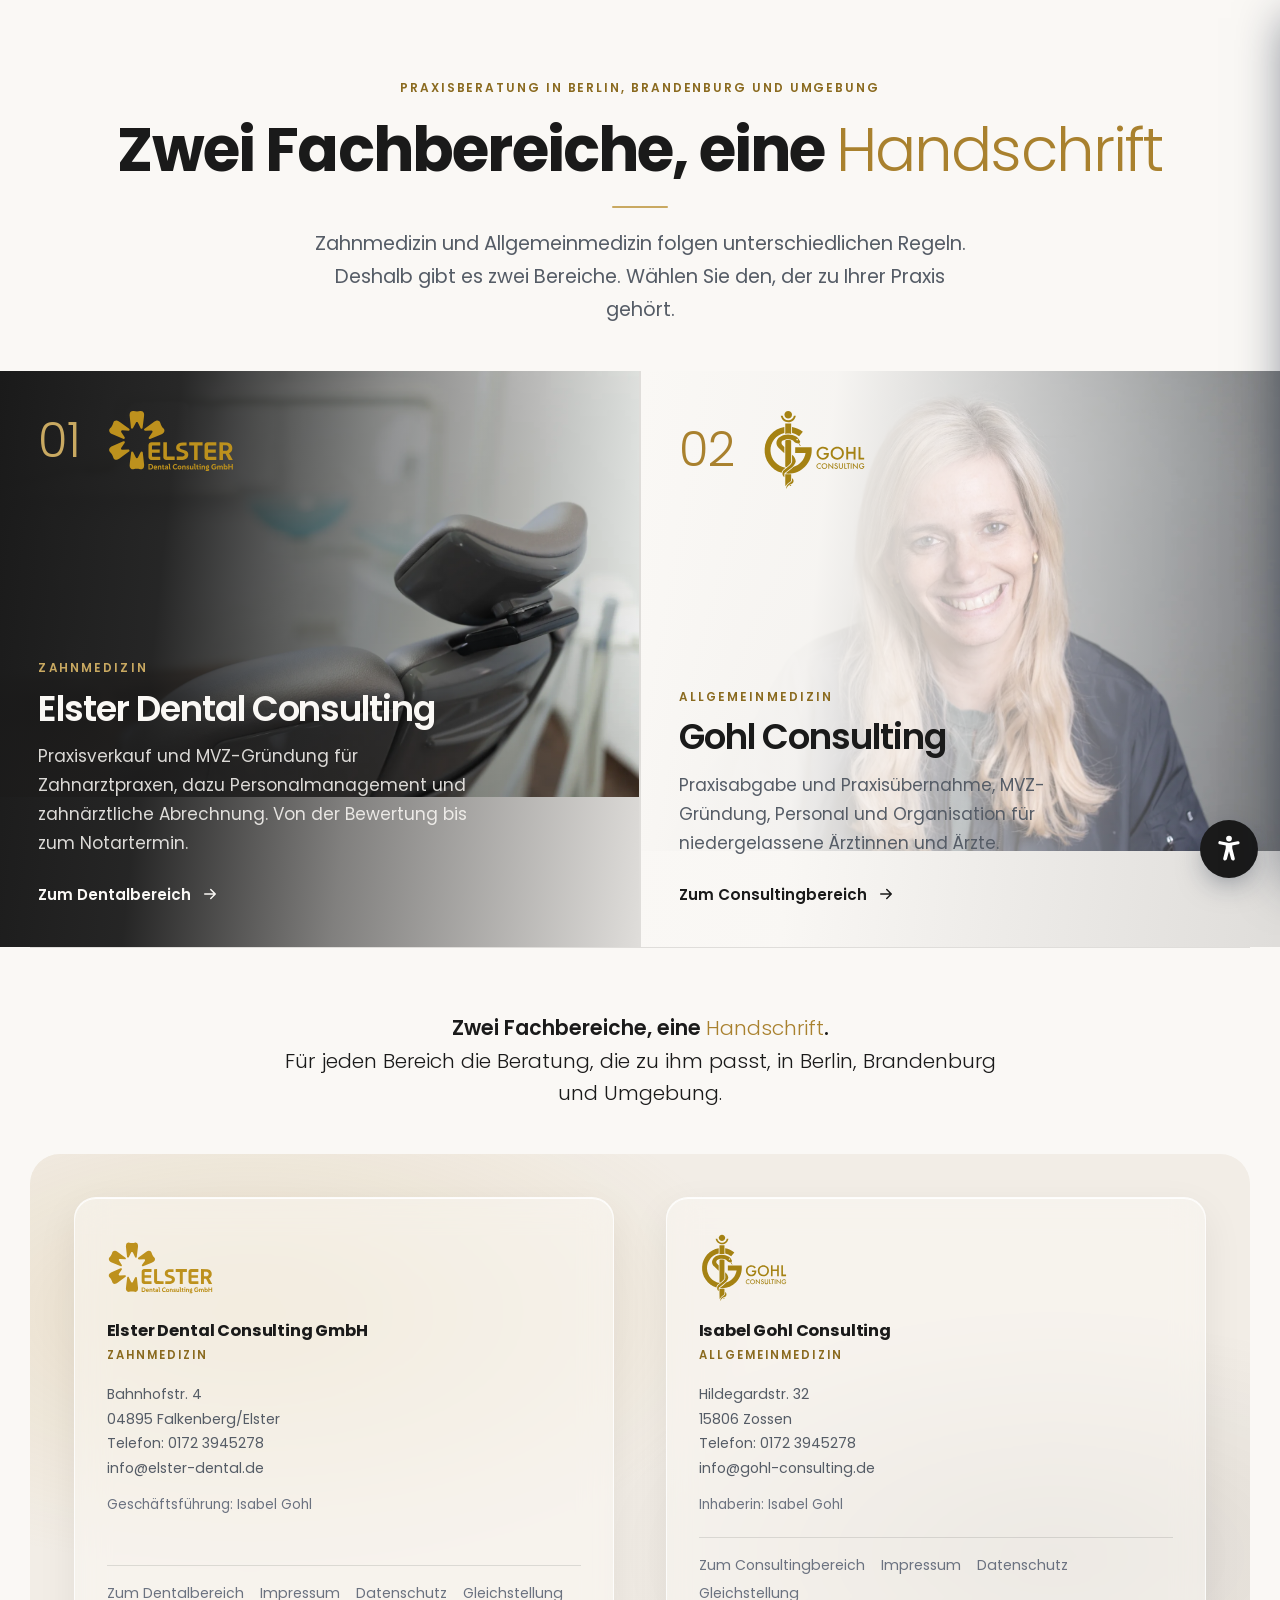
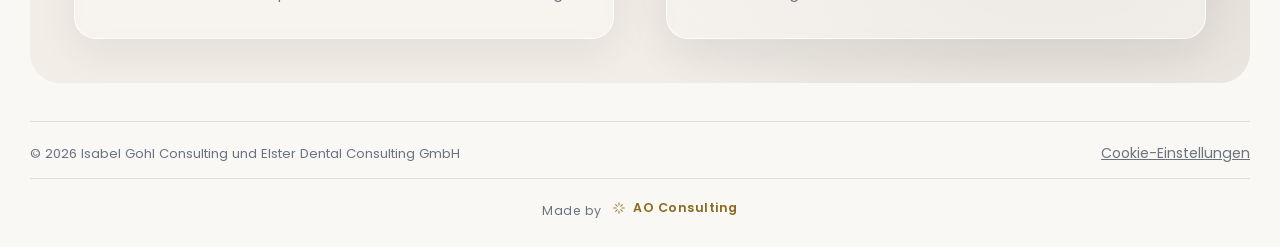
<file: website/index.html>
<!DOCTYPE html>
<!-- ============================================================================
     AUSWAHL-STARTSEITE
     Version 0.1 | 14.09.2026 | Erster Entwurf, Struktur und Texte neu.
     Entwurf, keine Rechtsberatung. Offene Punkte siehe LIESMICH.md.

     ACHTUNG Domain: Die Adressen in canonical, og:url und sitemap.xml sind
     Platzhalter. Vor dem Livegang auf die echte Domain umstellen.
     ============================================================================ -->
<html lang="de">
<head>
<meta charset="utf-8">
<meta name="viewport" content="width=device-width, initial-scale=1">

<!-- ===== SEO ============================================================
     Title: 74 Zeichen. Beide Marken, Leistung, Region.
     Description: 159 Zeichen. Google zeigt rund 60 bzw. 155 Zeichen an, der Rest wird
     abgeschnitten. Lange Regionsfassung auf Kundenwunsch vom 21.09.2026. ========================================== -->
<title>Praxisberatung Berlin, Brandenburg und Umgebung | Gohl &amp; Elster Dental</title>
<meta name="description" content="Praxisabgabe und Praxisübernahme, MVZ-Gründung und Personalthemen in Berlin, Brandenburg und Umgebung. Elster Dental Consulting für Zahnarztpraxen, Gohl Consulting für Arztpraxen.">
<meta name="robots" content="index, follow, max-image-preview:large, max-snippet:-1">
<meta name="author" content="Isabel Gohl Consulting">
<link rel="canonical" href="https://www.gohl-consulting.de/">

<meta property="og:type" content="website">
<meta property="og:locale" content="de_DE">
<meta property="og:site_name" content="Gohl Consulting und Elster Dental Consulting">
<meta property="og:title" content="Praxisberatung Berlin, Brandenburg und Umgebung | Gohl &amp; Elster Dental">
<meta property="og:description" content="Zwei Fachbereiche unter einer Handschrift. Beratung für Zahnarztpraxen und für Arztpraxen in Berlin, Brandenburg und Umgebung.">
<meta property="og:url" content="https://www.gohl-consulting.de/">
<meta property="og:image" content="https://www.gohl-consulting.de/img/praxisberatung-arztpraxis-berlin-brandenburg-isabel-gohl.jpg">
<meta property="og:image:width" content="1600">
<meta property="og:image:height" content="1202">
<meta property="og:image:alt" content="Isabel Gohl, Praxisberatung für Zahnarztpraxen und Arztpraxen in Berlin, Brandenburg und Umgebung">
<meta name="twitter:card" content="summary_large_image">
<meta name="twitter:title" content="Praxisberatung Berlin, Brandenburg und Umgebung | Gohl &amp; Elster Dental">
<meta name="twitter:description" content="Zwei Fachbereiche unter einer Handschrift. Beratung für Zahnarztpraxen und für Arztpraxen in Berlin, Brandenburg und Umgebung.">
<meta name="twitter:image" content="https://www.gohl-consulting.de/img/praxisberatung-arztpraxis-berlin-brandenburg-isabel-gohl.jpg">

<meta name="theme-color" content="#1A1A1A">
<meta name="geo.region" content="DE-BB">
<meta name="geo.region" content="DE-BE">
<meta name="geo.placename" content="Zossen, Falkenberg/Elster">

<link rel="icon" href="img/favicon.svg" type="image/svg+xml">
<link rel="icon" href="img/favicon-32.png" sizes="32x32" type="image/png">
<link rel="apple-touch-icon" href="img/apple-touch-icon.png">

<!-- Schriften lokal, keine Verbindung zu Google -->
<link rel="preload" href="fonts/poppins-latin-400-normal.woff2" as="font" type="font/woff2" crossorigin>
<link rel="preload" href="fonts/poppins-latin-600-normal.woff2" as="font" type="font/woff2" crossorigin>
<link rel="stylesheet" href="assets/schrift.css">
<link rel="stylesheet" href="assets/stil.css">
<link rel="stylesheet" href="assets/barrierefreiheit.css">
<link rel="stylesheet" href="assets/einwilligung.css">

<!-- ===== Strukturierte Daten ==========================================
     Grundlage für Rich Results und für GEO. ChatGPT, Perplexity und die
     KI-Übersicht lesen diese Angaben aus. Bewusst NICHT enthalten:
     aggregateRating, Gründungsjahre und Erfahrungsangaben. Dafür liegt
     kein Beleg vor. ================================================= -->
<script type="application/ld+json">
{
  "@context": "https://schema.org",
  "@graph": [
    {
      "@type": "WebSite",
      "@id": "https://www.gohl-consulting.de/#website",
      "url": "https://www.gohl-consulting.de/",
      "name": "Gohl Consulting und Elster Dental Consulting",
      "inLanguage": "de-DE",
      "description": "Praxisberatung für Zahnarztpraxen und Arztpraxen in Berlin, Brandenburg und Umgebung."
    },
    {
      "@type": "ProfessionalService",
      "@id": "https://www.gohl-consulting.de/elster-dental.html#unternehmen",
      "name": "Elster Dental Consulting GmbH",
      "url": "https://www.gohl-consulting.de/elster-dental.html",
      "email": "info@elster-dental.de",
      "telephone": "+49 172 3945278",
      "areaServed": ["Berlin", "Brandenburg"],
      "address": {
        "@type": "PostalAddress",
        "streetAddress": "Bahnhofstr. 4",
        "postalCode": "04895",
        "addressLocality": "Falkenberg/Elster",
        "addressRegion": "Brandenburg",
        "addressCountry": "DE"
      },
      "description": "Beratung für Zahnarztpraxen in Berlin, Brandenburg und Umgebung zu Praxisverkauf, Abtretung von Praxisanteilen und MVZ-Gründung."
    },
    {
      "@type": "ProfessionalService",
      "@id": "https://www.gohl-consulting.de/gohl-consulting.html#unternehmen",
      "name": "Gohl Consulting",
      "legalName": "Isabel Gohl Consulting",
      "url": "https://www.gohl-consulting.de/gohl-consulting.html",
      "email": "info@gohl-consulting.de",
      "telephone": "+49 172 3945278",
      "areaServed": ["Berlin", "Brandenburg"],
      "address": {
        "@type": "PostalAddress",
        "streetAddress": "Hildegardstr. 32",
        "postalCode": "15806",
        "addressLocality": "Zossen",
        "addressRegion": "Brandenburg",
        "addressCountry": "DE"
      },
      "description": "Unternehmensberatung für Ärztinnen und Ärzte in Berlin, Brandenburg und Umgebung zu Praxisabgabe und Praxisübernahme, MVZ-Gründung, Personalmanagement und Praxisorganisation."
    }
  ]
}
</script>
</head>
<body>

<a class="sprunglink" href="#inhalt">Zum Inhalt springen</a>
<a class="sprunglink" href="#rechtliches" style="left:210px">Zur Fußzeile springen</a>

<div class="start">

  <header class="start__kopf">
    <div class="wrap">
      <span class="kicker">Praxisberatung in Berlin, Brandenburg und Umgebung</span>
      <h1>Zwei Fachbereiche, eine <span class="mark">Handschrift</span></h1>
      <p class="lead">Zahnmedizin und Allgemeinmedizin folgen unterschiedlichen Regeln.
         Deshalb gibt es zwei Bereiche. Wählen Sie den, der zu Ihrer Praxis gehört.</p>
    </div>
  </header>

  <main id="inhalt" class="start__wahl">

    <!-- ===== Kachel 1: Zahnmedizin ===== -->
    <a class="wahl wahl--elster" href="elster-dental.html" aria-labelledby="wahl-elster">
      <div class="wahl__bild">
        <picture>
          <source srcset="img/praxisberatung-zahnarztpraxis-berlin-brandenburg-behandlungsstuhl.webp" type="image/webp">
          <img src="img/praxisberatung-zahnarztpraxis-berlin-brandenburg-behandlungsstuhl.jpg"
               alt="" width="1800" height="1200" fetchpriority="high" decoding="async">
        </picture>
      </div>
      <div class="wahl__kopf">
        <span class="wahl__nr">01</span>
        <img class="wahl__logo" src="img/elster-dental-consulting-logo-gold.svg" alt="Logo der Elster Dental Consulting GmbH" width="690" height="345" decoding="async">
      </div>
      <div class="wahl__inhalt">
      <span class="wahl__rolle">Zahnmedizin</span>
      <h2 id="wahl-elster">Elster Dental Consulting</h2>
      <p>Praxisverkauf und MVZ-Gründung für Zahnarztpraxen, dazu Personalmanagement
         und zahnärztliche Abrechnung. Von der Bewertung bis zum Notartermin.</p>
      <span class="wahl__mehr">Zum Dentalbereich
        <svg viewBox="0 0 24 24" fill="none" stroke="currentColor" stroke-width="2" stroke-linecap="round" stroke-linejoin="round" aria-hidden="true"><path d="M5 12h14M13 6l6 6-6 6"/></svg>
      </span>
      </div>
    </a>

    <!-- ===== Kachel 2: Allgemeinmedizin ===== -->
    <a class="wahl wahl--gohl" href="gohl-consulting.html" aria-labelledby="wahl-gohl">
      <div class="wahl__bild">
        <picture>
          <source srcset="img/auswahl-allgemeinmedizin-gohl-consulting.webp" type="image/webp">
          <img src="img/auswahl-allgemeinmedizin-gohl-consulting.jpg"
               alt="" width="1600" height="1202" fetchpriority="high" decoding="async">
        </picture>
      </div>
      <div class="wahl__kopf">
        <span class="wahl__nr">02</span>
        <img class="wahl__logo" src="img/gohl-consulting-logo-gold.svg" alt="Logo von Gohl Consulting" width="690" height="520" decoding="async">
      </div>
      <div class="wahl__inhalt">
      <span class="wahl__rolle">Allgemeinmedizin</span>
      <h2 id="wahl-gohl">Gohl Consulting</h2>
      <p>Praxisabgabe und Praxisübernahme, MVZ-Gründung, Personal und Organisation für niedergelassene
         Ärztinnen und Ärzte.</p>
      <span class="wahl__mehr">Zum Consultingbereich
        <svg viewBox="0 0 24 24" fill="none" stroke="currentColor" stroke-width="2" stroke-linecap="round" stroke-linejoin="round" aria-hidden="true"><path d="M5 12h14M13 6l6 6-6 6"/></svg>
      </span>
      </div>
    </a>

  </main>

  <div class="wrap">
    <!-- Der Fuss der Auswahlseite traegt beide Firmen gleichwertig
         nebeneinander: links Elster Dental, rechts Gohl Consulting, jeweils
         mit vollstaendigen Kontakt- und Rechtsangaben. Eine gemeinsame
         Schlusszeile darunter. So muss niemand raten, welche Angabe zu
         welcher Firma gehoert. -->
    <footer class="start__fuss" id="rechtliches">

      <p class="start__fuss__satz"><strong>Zwei Fachbereiche, eine <span class="mark">Handschrift</span>.</strong><br>
         Für jeden Bereich die Beratung, die zu ihm passt, in Berlin, Brandenburg und Umgebung.</p>

      <div class="start__fuss__raster">

        <section class="fussmarke fussmarke--elster" aria-labelledby="f-elster">
          <div class="fussmarke__logofeld">
            <img class="fussmarke__logo" src="img/elster-dental-consulting-logo-gold.svg"
                 alt="Logo von Elster Dental Consulting" width="900" height="300" loading="lazy" decoding="async">
          </div>
          <h2 id="f-elster" class="fussmarke__titel">Elster Dental Consulting GmbH</h2>
          <span class="fussmarke__rolle">Zahnmedizin</span>
          <address class="fussmarke__adresse">
            Bahnhofstr. 4<br>
            04895 Falkenberg/Elster<br>
            Telefon: <a href="tel:+491723945278">0172 3945278</a><br>
            <a href="mailto:info@elster-dental.de">info@elster-dental.de</a>
          </address>
          <p class="fussmarke__fuehrung">Geschäftsführung: Isabel Gohl</p>
          <nav class="fussmarke__recht" aria-label="Rechtliches Elster Dental Consulting">
            <a href="elster-dental.html">Zum Dentalbereich</a>
            <a href="impressum-elster-dental.html">Impressum</a>
            <a href="datenschutz-elster-dental.html">Datenschutz</a>
            <a href="gleichstellung-elster-dental.html">Gleichstellung</a>
          </nav>
        </section>

        <section class="fussmarke fussmarke--gohl" aria-labelledby="f-gohl">
          <div class="fussmarke__logofeld">
            <img class="fussmarke__logo" src="img/gohl-consulting-logo-gold.svg"
                 alt="Logo von Gohl Consulting" width="690" height="520" loading="lazy" decoding="async">
          </div>
          <h2 id="f-gohl" class="fussmarke__titel">Isabel Gohl Consulting</h2>
          <span class="fussmarke__rolle">Allgemeinmedizin</span>
          <address class="fussmarke__adresse">
            Hildegardstr. 32<br>
            15806 Zossen<br>
            Telefon: <a href="tel:+491723945278">0172 3945278</a><br>
            <a href="mailto:info@gohl-consulting.de">info@gohl-consulting.de</a>
          </address>
          <p class="fussmarke__fuehrung">Inhaberin: Isabel Gohl</p>
          <nav class="fussmarke__recht" aria-label="Rechtliches Gohl Consulting">
            <a href="gohl-consulting.html">Zum Consultingbereich</a>
            <a href="impressum-gohl-consulting.html">Impressum</a>
            <a href="datenschutz-gohl-consulting.html">Datenschutz</a>
            <a href="gleichstellung-gohl-consulting.html">Gleichstellung</a>
          </nav>
        </section>

      </div>

      <div class="start__schluss">
        <span class="start__copyright">&copy; <span data-jahr>2026</span>
          Isabel Gohl Consulting und Elster Dental Consulting GmbH</span>
        <button type="button" class="fuss__widerruf" data-einwilligung-oeffnen>Cookie-Einstellungen</button>
      </div>

    </footer>

    <!-- Signatur des Hauses. Steht auf jeder Seite, dezent unter der
         Rechtszeile, damit sie die Pflichtangaben nicht verdraengt. -->
    <p class="fuss__ao">
      <span>Made by</span>
      <a href="https://ao-consult.de/" target="_blank" rel="noopener">
        <svg viewBox="0 0 24 24" fill="none" stroke="currentColor" stroke-width="1.8" stroke-linecap="round" stroke-linejoin="round" aria-hidden="true"><path d="M12 3v4M12 17v4M3 12h4M17 12h4M6.3 6.3l2.8 2.8M14.9 14.9l2.8 2.8M17.7 6.3l-2.8 2.8M9.1 14.9l-2.8 2.8"/></svg>
        AO Consulting
      </a>
    </p>
  </div>

</div>

<script>
  /* Auf dieser Seite wird nichts von Dritten geladen. Es gibt daher nur die
     Pflichtkategorie. Eine leere Kategorie "Marketing" aufzulisten, obwohl
     nichts eingesetzt wird, wäre irreführend. */
  window.AO_EINWILLIGUNG = {
    datenschutz: 'datenschutz-gohl-consulting.html',
    impressum: 'impressum-gohl-consulting.html',
    kategorien: [{
      id: 'notwendig',
      name: 'Notwendig',
      kurz: 'Hält die Website funktionsfähig und speichert Ihre Entscheidung aus diesem Fenster. Ohne diese Funktionen lässt sich die Seite nicht sinnvoll anzeigen.',
      pflicht: true,
      dienste: [{
        name: 'Einwilligungsspeicher',
        anbieter: 'Isabel Gohl Consulting, Hildegardstr. 32, 15806 Zossen',
        zweck: 'Speichert, welchen Diensten Sie zugestimmt haben, damit Sie nicht bei jedem Aufruf erneut gefragt werden.',
        art: 'Lokaler Speicher im Browser, kein Cookie',
        dauer: '12 Monate'
      }]
    }]
  };
</script>
<script src="assets/einwilligung.js" defer></script>
<script src="assets/skript.js" defer></script>
<script src="assets/barrierefreiheit.js" defer></script>
<script src="assets/statistik.js" defer></script>
</body>
</html>
</file>
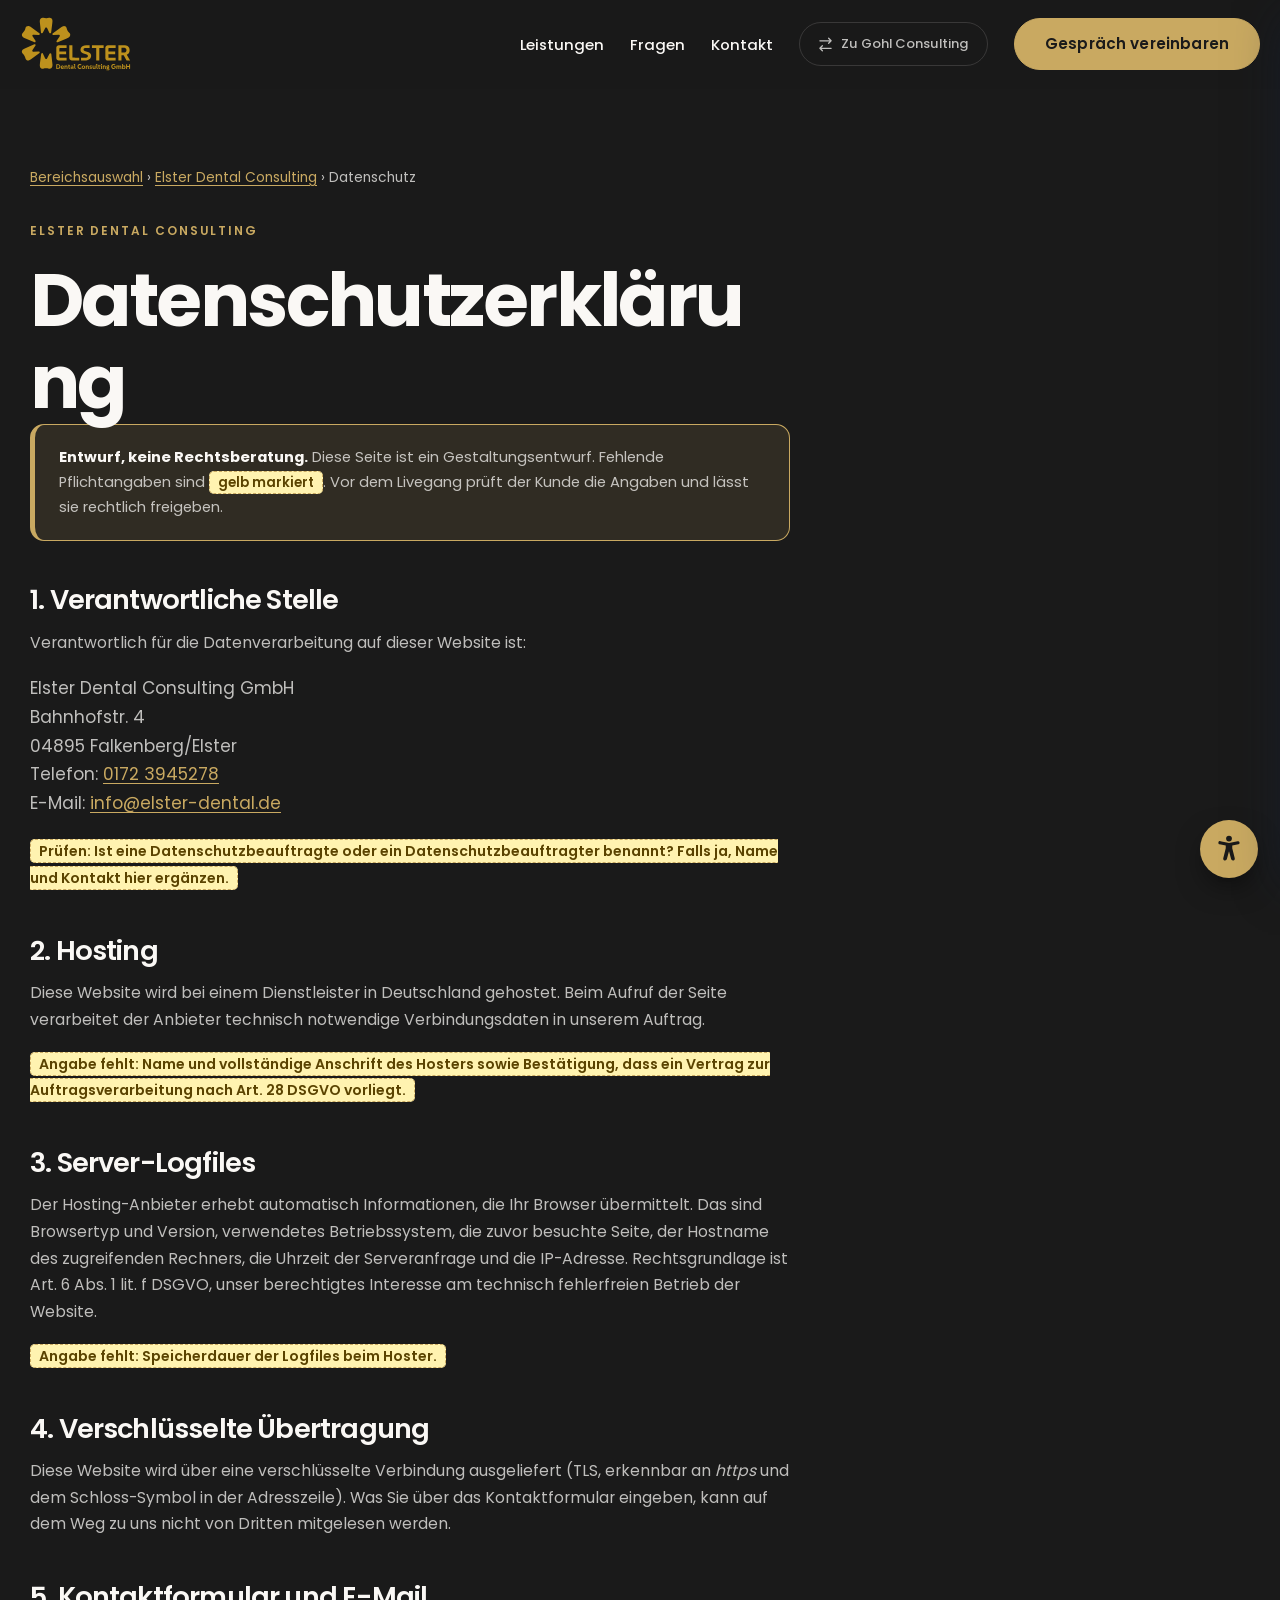
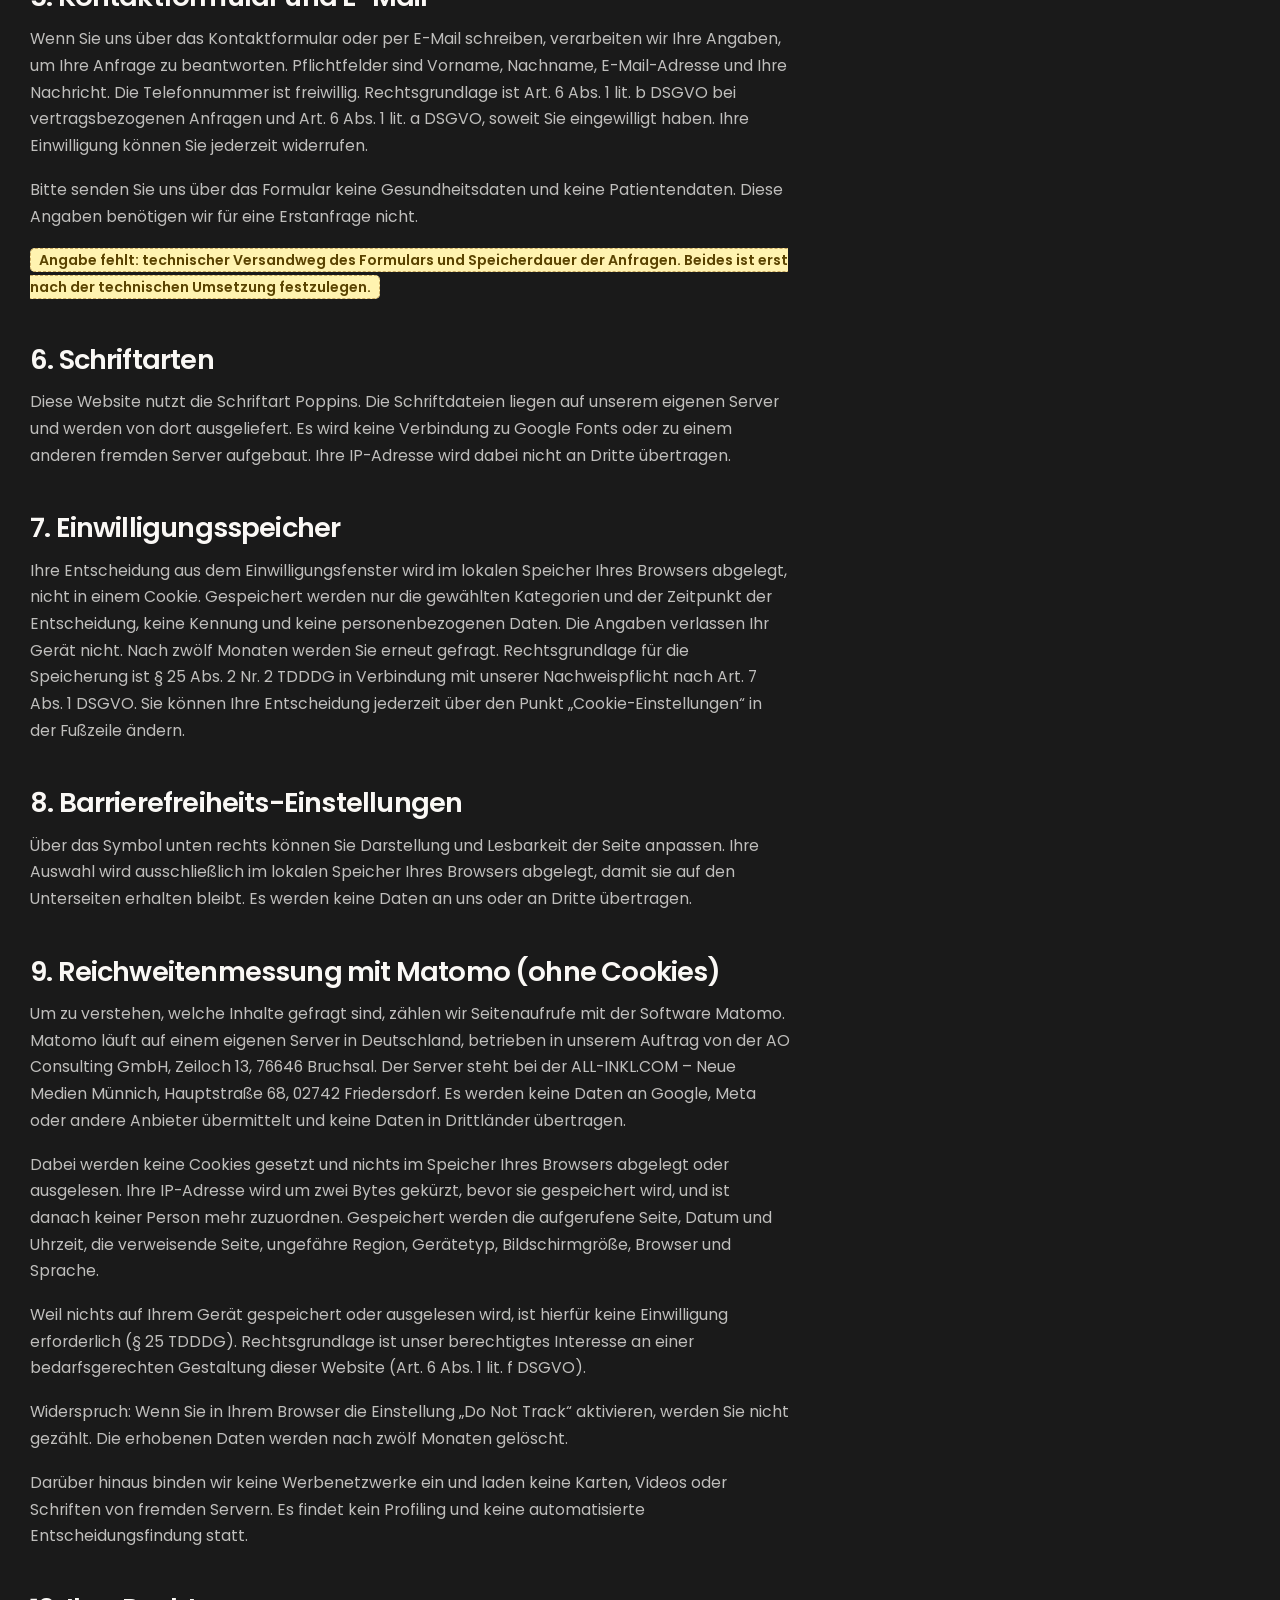
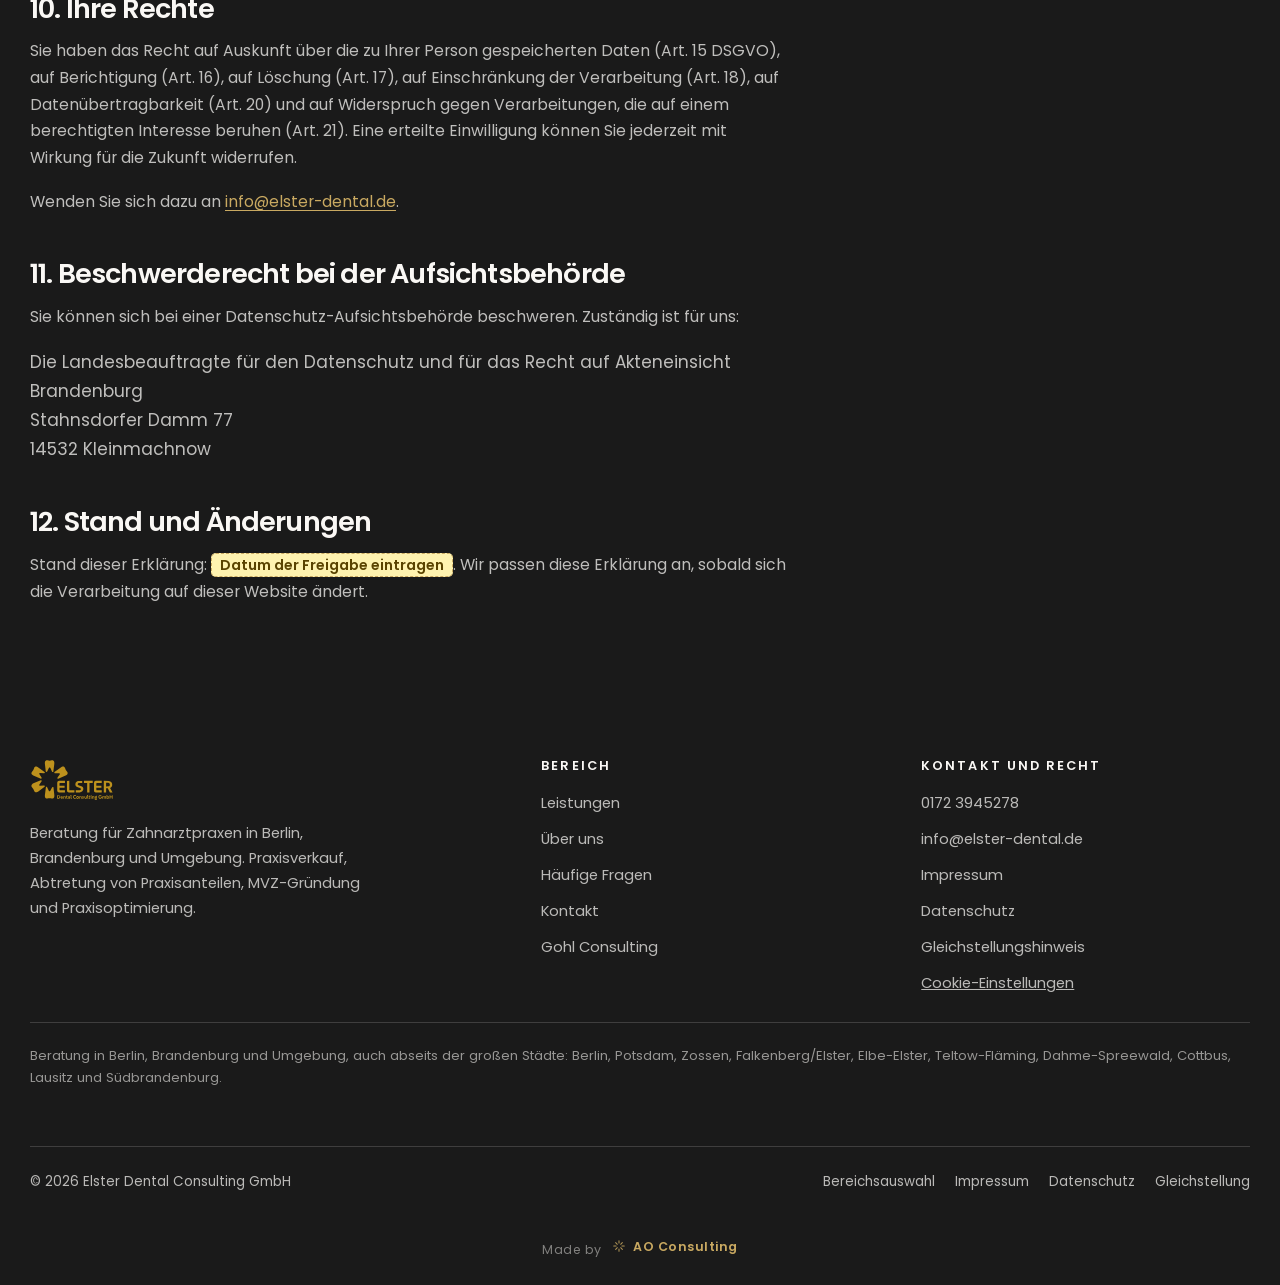
<file: website/datenschutz-elster-dental.html>
<!DOCTYPE html>
<!-- ============================================================================
     DATENSCHUTZ-ELSTER-DENTAL.HTML
     Version 0.1 | 14.09.2026 | Erster Entwurf.
     ENTWURF, KEINE RECHTSBERATUNG. Fehlende Pflichtangaben sind im Text gelb
     markiert. Vollstaendige Liste in LIESMICH.md.
     ============================================================================ -->
<html lang="de" data-marke="elster">
<head>
<meta charset="utf-8">
<meta name="viewport" content="width=device-width, initial-scale=1">
<title>Datenschutzerklärung | Elster Dental Consulting</title>
<meta name="description" content="Wie Elster Dental Consulting GmbH personenbezogene Daten auf dieser Website verarbeitet.">
<meta name="robots" content="noindex, follow">
<link rel="canonical" href="https://www.gohl-consulting.de/datenschutz-elster-dental.html">
<meta name="theme-color" content="#1A1A1A">
<link rel="icon" href="img/favicon-elster-dental.svg" type="image/svg+xml">
<link rel="icon" href="img/favicon-elster-dental-32.png" sizes="32x32" type="image/png">
<link rel="apple-touch-icon" href="img/apple-touch-icon-elster-dental.png">
<link rel="preload" href="fonts/poppins-latin-400-normal.woff2" as="font" type="font/woff2" crossorigin>
<link rel="preload" href="fonts/poppins-latin-600-normal.woff2" as="font" type="font/woff2" crossorigin>
<link rel="stylesheet" href="assets/schrift.css">
<link rel="stylesheet" href="assets/stil.css">
<link rel="stylesheet" href="assets/barrierefreiheit.css">
<link rel="stylesheet" href="assets/einwilligung.css">
</head>
<body>

<a class="sprunglink" href="#inhalt">Zum Inhalt springen</a>

<header class="kopf">
  <div class="wrap wrap--weit nav">
    <a href="elster-dental.html" class="nav__logo" aria-label="Zur Startseite von Elster Dental Consulting">
      <img src="img/elster-dental-consulting-logo-gold.svg" alt="Elster Dental Consulting" width="690" height="345" decoding="async">
    </a>
    <ul class="nav__liste" id="menue-recht">
      <li><a href="elster-dental.html#leistungen">Leistungen</a></li>
      <li><a href="elster-dental.html#faq">Fragen</a></li>
      <li><a href="elster-dental.html#kontakt">Kontakt</a></li>
    </ul>
    <a class="nav__wechsel" href="gohl-consulting.html">
      <svg viewBox="0 0 24 24" fill="none" stroke="currentColor" stroke-width="2" stroke-linecap="round" stroke-linejoin="round" aria-hidden="true"><path d="M17 2l4 4-4 4M3 6h18M7 22l-4-4 4-4M21 18H3"/></svg>
      <span>Zu Gohl Consulting</span>
    </a>
    <a href="elster-dental.html#kontakt" class="btn btn--gold nav__cta">Gespr&auml;ch vereinbaren</a>
    <button class="nav__burger" type="button" aria-label="Men&uuml; &ouml;ffnen"><span></span><span></span><span></span></button>
  </div>
</header>

<main id="inhalt" class="recht">
  <div class="wrap">
    <nav aria-label="Brotkrumen" style="font-size:.86rem;margin-bottom:26px">
      <a href="index.html">Bereichsauswahl</a> &rsaquo;
      <a href="elster-dental.html">Elster Dental Consulting</a> &rsaquo;
      <span aria-current="page">Datenschutz</span>
    </nav>
    <div class="recht__inhalt">
      <span class="kicker">Elster Dental Consulting</span>
      <h1>Datenschutzerkl&auml;rung</h1>
      <div class="entwurf">
        <b>Entwurf, keine Rechtsberatung.</b> Diese Seite ist ein Gestaltungsentwurf.
        Fehlende Pflichtangaben sind <span class="luecke">gelb markiert</span>. Vor dem
        Livegang pr&uuml;ft der Kunde die Angaben und l&auml;sst sie rechtlich freigeben.
      </div>

      <h2>1. Verantwortliche Stelle</h2>
      <p>Verantwortlich f&uuml;r die Datenverarbeitung auf dieser Website ist:</p>
      <address>Elster Dental Consulting GmbH<br>Bahnhofstr. 4<br>04895 Falkenberg/Elster<br>Telefon: <a href="tel:+491723945278">0172 3945278</a><br>E-Mail: <a href="mailto:info@elster-dental.de">info@elster-dental.de</a></address>
      <p><span class="luecke">Pr&uuml;fen: Ist eine Datenschutzbeauftragte oder ein Datenschutzbeauftragter
         benannt? Falls ja, Name und Kontakt hier erg&auml;nzen.</span></p>

      <h2>2. Hosting</h2>
      <p>Diese Website wird bei einem Dienstleister in Deutschland gehostet. Beim Aufruf der Seite
         verarbeitet der Anbieter technisch notwendige Verbindungsdaten in unserem Auftrag.</p>
      <p><span class="luecke">Angabe fehlt: Name und vollst&auml;ndige Anschrift des Hosters sowie
         Best&auml;tigung, dass ein Vertrag zur Auftragsverarbeitung nach Art. 28 DSGVO vorliegt.</span></p>

      <h2>3. Server-Logfiles</h2>
      <p>Der Hosting-Anbieter erhebt automatisch Informationen, die Ihr Browser &uuml;bermittelt. Das sind
         Browsertyp und Version, verwendetes Betriebssystem, die zuvor besuchte Seite, der Hostname
         des zugreifenden Rechners, die Uhrzeit der Serveranfrage und die IP-Adresse. Rechtsgrundlage
         ist Art. 6 Abs. 1 lit. f DSGVO, unser berechtigtes Interesse am technisch fehlerfreien
         Betrieb der Website.</p>
      <p><span class="luecke">Angabe fehlt: Speicherdauer der Logfiles beim Hoster.</span></p>

      <h2>4. Verschl&uuml;sselte &Uuml;bertragung</h2>
      <p>Diese Website wird &uuml;ber eine verschl&uuml;sselte Verbindung ausgeliefert (TLS,
         erkennbar an <em>https</em> und dem Schloss-Symbol in der Adresszeile). Was Sie
         &uuml;ber das Kontaktformular eingeben, kann auf dem Weg zu uns nicht von Dritten
         mitgelesen werden.</p>

      <h2>5. Kontaktformular und E-Mail</h2>
      <p>Wenn Sie uns &uuml;ber das Kontaktformular oder per E-Mail schreiben, verarbeiten wir Ihre
         Angaben, um Ihre Anfrage zu beantworten. Pflichtfelder sind Vorname, Nachname, E-Mail-Adresse
         und Ihre Nachricht. Die Telefonnummer ist freiwillig. Rechtsgrundlage ist Art. 6 Abs. 1
         lit. b DSGVO bei vertragsbezogenen Anfragen und Art. 6 Abs. 1 lit. a DSGVO, soweit Sie
         eingewilligt haben. Ihre Einwilligung k&ouml;nnen Sie jederzeit widerrufen.</p>
      <p>Bitte senden Sie uns &uuml;ber das Formular keine Gesundheitsdaten und keine Patientendaten.
         Diese Angaben ben&ouml;tigen wir f&uuml;r eine Erstanfrage nicht.</p>
      <p><span class="luecke">Angabe fehlt: technischer Versandweg des Formulars und Speicherdauer
         der Anfragen. Beides ist erst nach der technischen Umsetzung festzulegen.</span></p>

      <h2>6. Schriftarten</h2>
      <p>Diese Website nutzt die Schriftart Poppins. Die Schriftdateien liegen auf unserem eigenen
         Server und werden von dort ausgeliefert. Es wird keine Verbindung zu Google Fonts oder zu
         einem anderen fremden Server aufgebaut. Ihre IP-Adresse wird dabei nicht an Dritte
         &uuml;bertragen.</p>

      <h2>7. Einwilligungsspeicher</h2>
      <p>Ihre Entscheidung aus dem Einwilligungsfenster wird im lokalen Speicher Ihres Browsers
         abgelegt, nicht in einem Cookie. Gespeichert werden nur die gew&auml;hlten Kategorien und der
         Zeitpunkt der Entscheidung, keine Kennung und keine personenbezogenen Daten. Die Angaben
         verlassen Ihr Ger&auml;t nicht. Nach zw&ouml;lf Monaten werden Sie erneut gefragt. Rechtsgrundlage
         f&uuml;r die Speicherung ist &sect; 25 Abs. 2 Nr. 2 TDDDG in Verbindung mit unserer Nachweispflicht
         nach Art. 7 Abs. 1 DSGVO. Sie k&ouml;nnen Ihre Entscheidung jederzeit &uuml;ber den Punkt
         &bdquo;Cookie-Einstellungen&ldquo; in der Fu&szlig;zeile &auml;ndern.</p>

      <h2>8. Barrierefreiheits-Einstellungen</h2>
      <p>&Uuml;ber das Symbol unten rechts k&ouml;nnen Sie Darstellung und Lesbarkeit der Seite anpassen.
         Ihre Auswahl wird ausschlie&szlig;lich im lokalen Speicher Ihres Browsers abgelegt, damit sie
         auf den Unterseiten erhalten bleibt. Es werden keine Daten an uns oder an Dritte
         &uuml;bertragen.</p>

      <h2>9. Reichweitenmessung mit Matomo (ohne Cookies)</h2>
      <p>Um zu verstehen, welche Inhalte gefragt sind, zählen wir Seitenaufrufe mit der Software Matomo. Matomo läuft auf einem eigenen Server in Deutschland, betrieben in unserem Auftrag von der AO Consulting GmbH, Zeiloch 13, 76646 Bruchsal. Der Server steht bei der ALL-INKL.COM – Neue Medien Münnich, Hauptstraße 68, 02742 Friedersdorf. Es werden keine Daten an Google, Meta oder andere Anbieter übermittelt und keine Daten in Drittländer übertragen.</p>
      <p>Dabei werden keine Cookies gesetzt und nichts im Speicher Ihres Browsers abgelegt oder ausgelesen. Ihre IP-Adresse wird um zwei Bytes gekürzt, bevor sie gespeichert wird, und ist danach keiner Person mehr zuzuordnen. Gespeichert werden die aufgerufene Seite, Datum und Uhrzeit, die verweisende Seite, ungefähre Region, Gerätetyp, Bildschirmgröße, Browser und Sprache.</p>
      <p>Weil nichts auf Ihrem Gerät gespeichert oder ausgelesen wird, ist hierfür keine Einwilligung erforderlich (§ 25 TDDDG). Rechtsgrundlage ist unser berechtigtes Interesse an einer bedarfsgerechten Gestaltung dieser Website (Art. 6 Abs. 1 lit. f DSGVO).</p>
      <p>Widerspruch: Wenn Sie in Ihrem Browser die Einstellung „Do Not Track“ aktivieren, werden Sie nicht gezählt. Die erhobenen Daten werden nach zwölf Monaten gelöscht.</p>
      <p>Darüber hinaus binden wir keine Werbenetzwerke ein und laden keine Karten, Videos oder Schriften von fremden Servern. Es findet kein Profiling und keine automatisierte Entscheidungsfindung statt.</p>
      <h2>10. Ihre Rechte</h2>
      <p>Sie haben das Recht auf Auskunft &uuml;ber die zu Ihrer Person gespeicherten Daten
         (Art. 15 DSGVO), auf Berichtigung (Art. 16), auf L&ouml;schung (Art. 17), auf Einschr&auml;nkung der
         Verarbeitung (Art. 18), auf Daten&uuml;bertragbarkeit (Art. 20) und auf Widerspruch gegen
         Verarbeitungen, die auf einem berechtigten Interesse beruhen (Art. 21). Eine erteilte
         Einwilligung k&ouml;nnen Sie jederzeit mit Wirkung f&uuml;r die Zukunft widerrufen.</p>
      <p>Wenden Sie sich dazu an <a href="mailto:info@elster-dental.de">info@elster-dental.de</a>.</p>

      <h2>11. Beschwerderecht bei der Aufsichtsbeh&ouml;rde</h2>
      <p>Sie k&ouml;nnen sich bei einer Datenschutz-Aufsichtsbeh&ouml;rde beschweren. Zust&auml;ndig ist f&uuml;r uns:</p>
      <address>Die Landesbeauftragte f&uuml;r den Datenschutz und f&uuml;r das Recht auf Akteneinsicht
        Brandenburg<br>Stahnsdorfer Damm 77<br>14532 Kleinmachnow</address>

      <h2>12. Stand und &Auml;nderungen</h2>
      <p>Stand dieser Erkl&auml;rung: <span class="luecke">Datum der Freigabe eintragen</span>. Wir passen
         diese Erkl&auml;rung an, sobald sich die Verarbeitung auf dieser Website &auml;ndert.</p>

    </div>
  </div>
</main>

<footer class="fuss">
  <div class="wrap">
    <div class="fuss__raster">
      <div>
        <img class="fuss__logo" src="img/elster-dental-consulting-logo-gold.svg" alt="Elster Dental Consulting" width="690" height="345" loading="lazy" decoding="async">
        <p class="fuss__text">Beratung f&uuml;r Zahnarztpraxen in Berlin, Brandenburg und Umgebung. Praxisverkauf, Abtretung von Praxisanteilen, MVZ-Gr&uuml;ndung und Praxisoptimierung.</p>
      </div>
      <div>
        <h3>Bereich</h3>
        <ul>
          <li><a href="elster-dental.html#leistungen">Leistungen</a></li>
          <li><a href="elster-dental.html#ueber">&Uuml;ber uns</a></li>
          <li><a href="elster-dental.html#faq">H&auml;ufige Fragen</a></li>
          <li><a href="elster-dental.html#kontakt">Kontakt</a></li>
          <li><a href="gohl-consulting.html">Gohl Consulting</a></li>
        </ul>
      </div>
      <div>
        <h3>Kontakt und Recht</h3>
        <ul>
          <li><a href="tel:+491723945278">0172 3945278</a></li>
          <li><a href="mailto:info@elster-dental.de">info@elster-dental.de</a></li>

          <li><a href="impressum-elster-dental.html">Impressum</a></li>
          <li><a href="datenschutz-elster-dental.html">Datenschutz</a></li>
          <li><a href="gleichstellung-elster-dental.html">Gleichstellungshinweis</a></li>
          <li><button type="button" class="fuss__widerruf" data-einwilligung-oeffnen>Cookie-Einstellungen</button></li>
        </ul>
      </div>
    </div>

    <p class="fuss__region">Beratung in Berlin, Brandenburg und Umgebung, auch abseits der gro&szlig;en St&auml;dte:
       Berlin, Potsdam, Zossen, Falkenberg/Elster, Elbe-Elster, Teltow-Fl&auml;ming, Dahme-Spreewald, Cottbus,
       Lausitz und S&uuml;dbrandenburg.</p>

    <div class="fuss__leiste">
      <span>&copy; <span data-jahr>2026</span> Elster Dental Consulting GmbH</span>
      <nav aria-label="Rechtliches">
        <a href="index.html">Bereichsauswahl</a>
        <a href="impressum-elster-dental.html">Impressum</a>
        <a href="datenschutz-elster-dental.html">Datenschutz</a>
        <a href="gleichstellung-elster-dental.html">Gleichstellung</a>
      </nav>
    </div>

    <!-- Signatur des Hauses. Steht auf jeder Seite, dezent unter der
         Rechtszeile, damit sie die Pflichtangaben nicht verdraengt. -->
    <p class="fuss__ao">
      <span>Made by</span>
      <a href="https://ao-consult.de/" target="_blank" rel="noopener">
        <svg viewBox="0 0 24 24" fill="none" stroke="currentColor" stroke-width="1.8" stroke-linecap="round" stroke-linejoin="round" aria-hidden="true"><path d="M12 3v4M12 17v4M3 12h4M17 12h4M6.3 6.3l2.8 2.8M14.9 14.9l2.8 2.8M17.7 6.3l-2.8 2.8M9.1 14.9l-2.8 2.8"/></svg>
        AO Consulting
      </a>
    </p>
  </div>
</footer>

<script>
  window.AO_EINWILLIGUNG = {
    datenschutz: 'datenschutz-elster-dental.html',
    impressum: 'impressum-elster-dental.html',
    kategorien: [{
      id: 'notwendig',
      name: 'Notwendig',
      kurz: 'H\u00e4lt die Website funktionsf\u00e4hig und speichert Ihre Entscheidung aus diesem Fenster. Ohne diese Funktionen l\u00e4sst sich die Seite nicht sinnvoll anzeigen.',
      pflicht: true,
      dienste: [{
        name: 'Einwilligungsspeicher',
        anbieter: 'Elster Dental Consulting GmbH, Bahnhofstr. 4, 04895 Falkenberg/Elster',
        zweck: 'Speichert, welchen Diensten Sie zugestimmt haben, damit Sie nicht bei jedem Aufruf erneut gefragt werden.',
        art: 'Lokaler Speicher im Browser, kein Cookie',
        dauer: '12 Monate'
      }]
    }]
  };
</script>
<script src="assets/einwilligung.js" defer></script>
<script src="assets/skript.js" defer></script>
<script src="assets/barrierefreiheit.js" defer></script>
<script src="assets/statistik.js" defer></script>
</body>
</html>
</file>
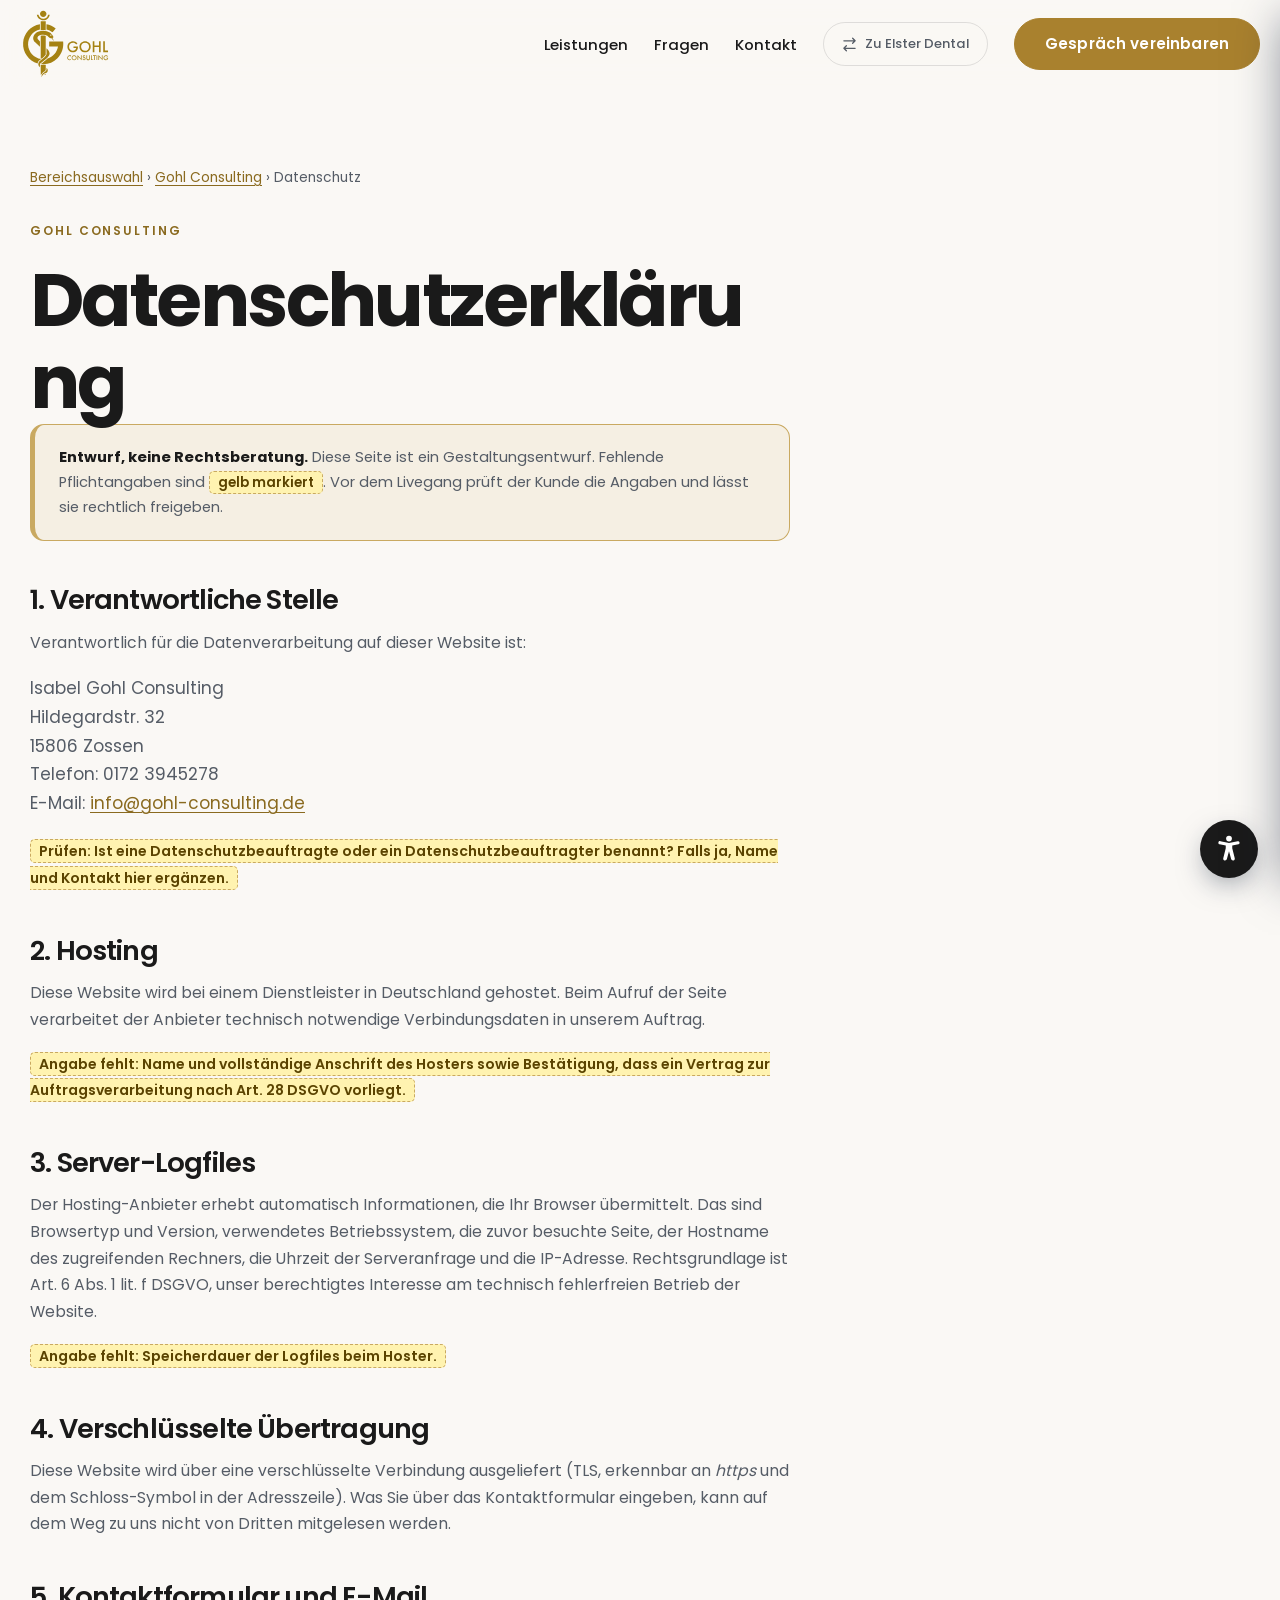
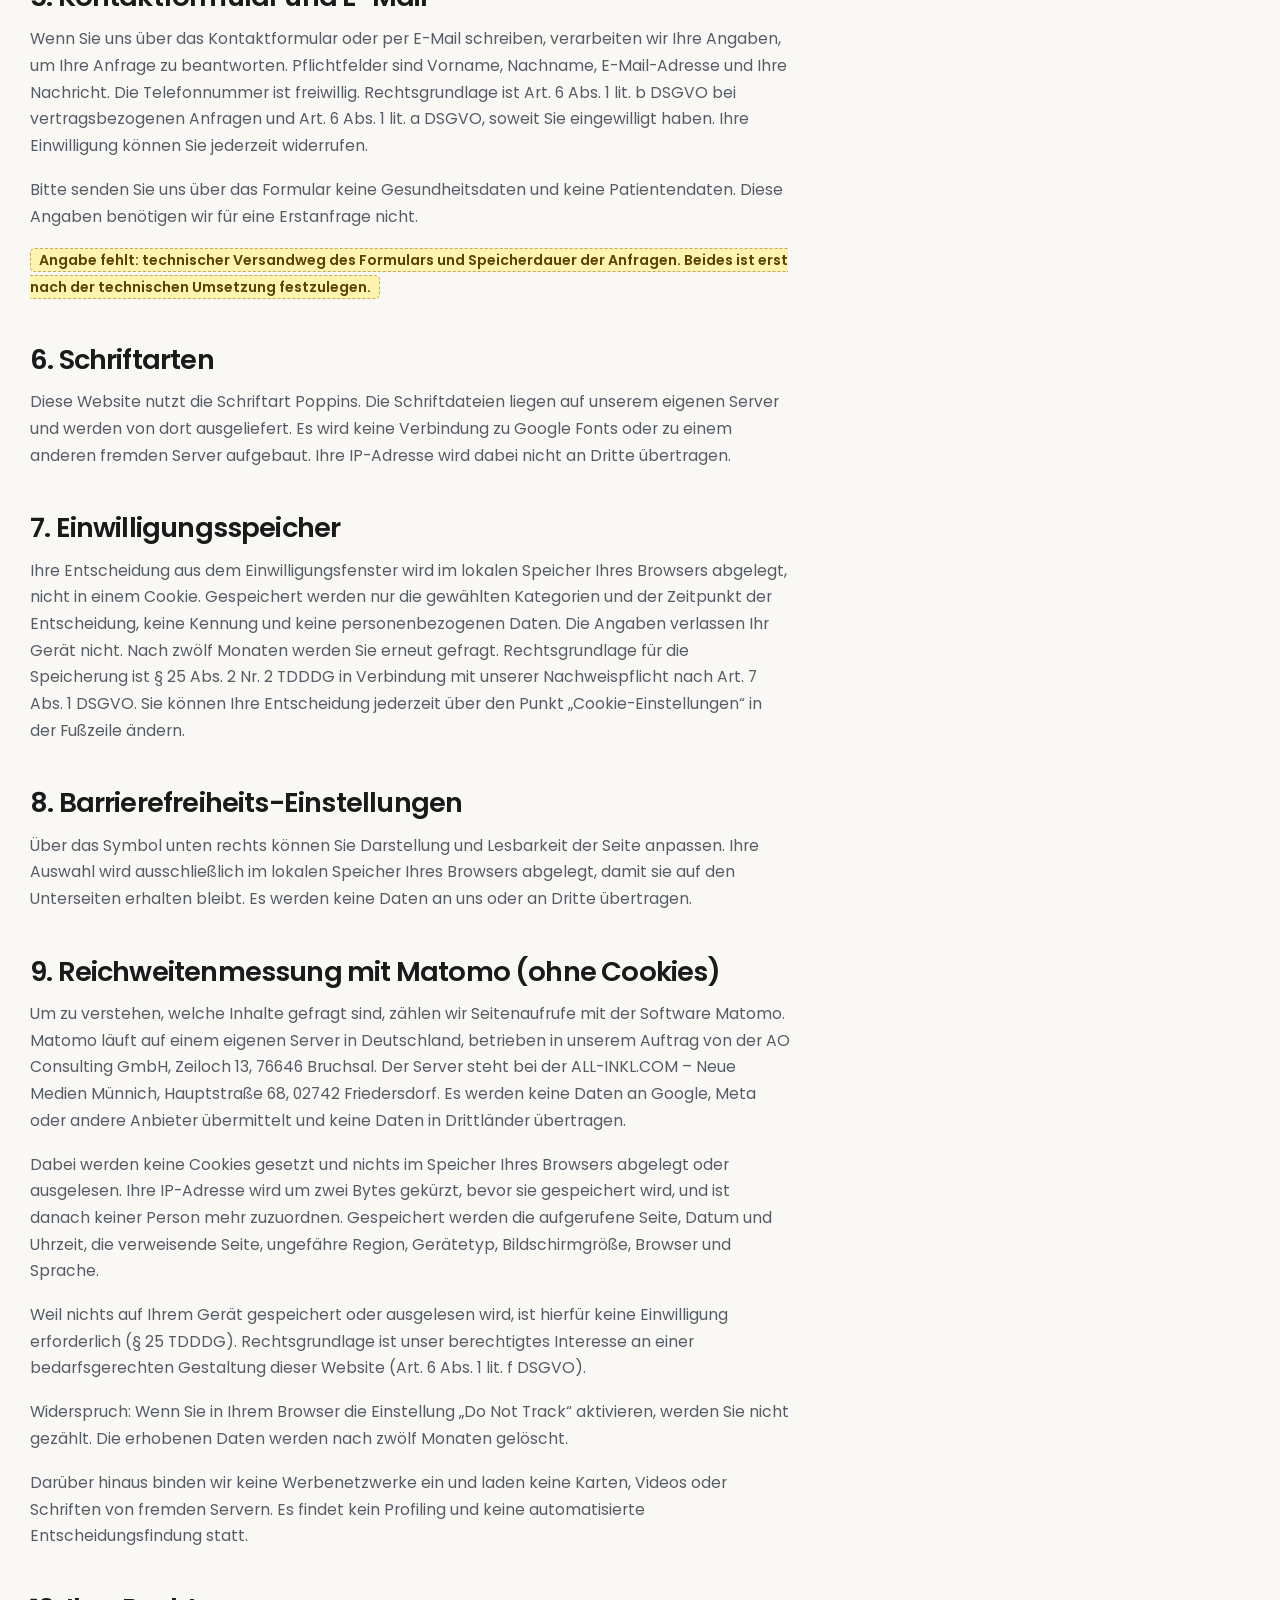
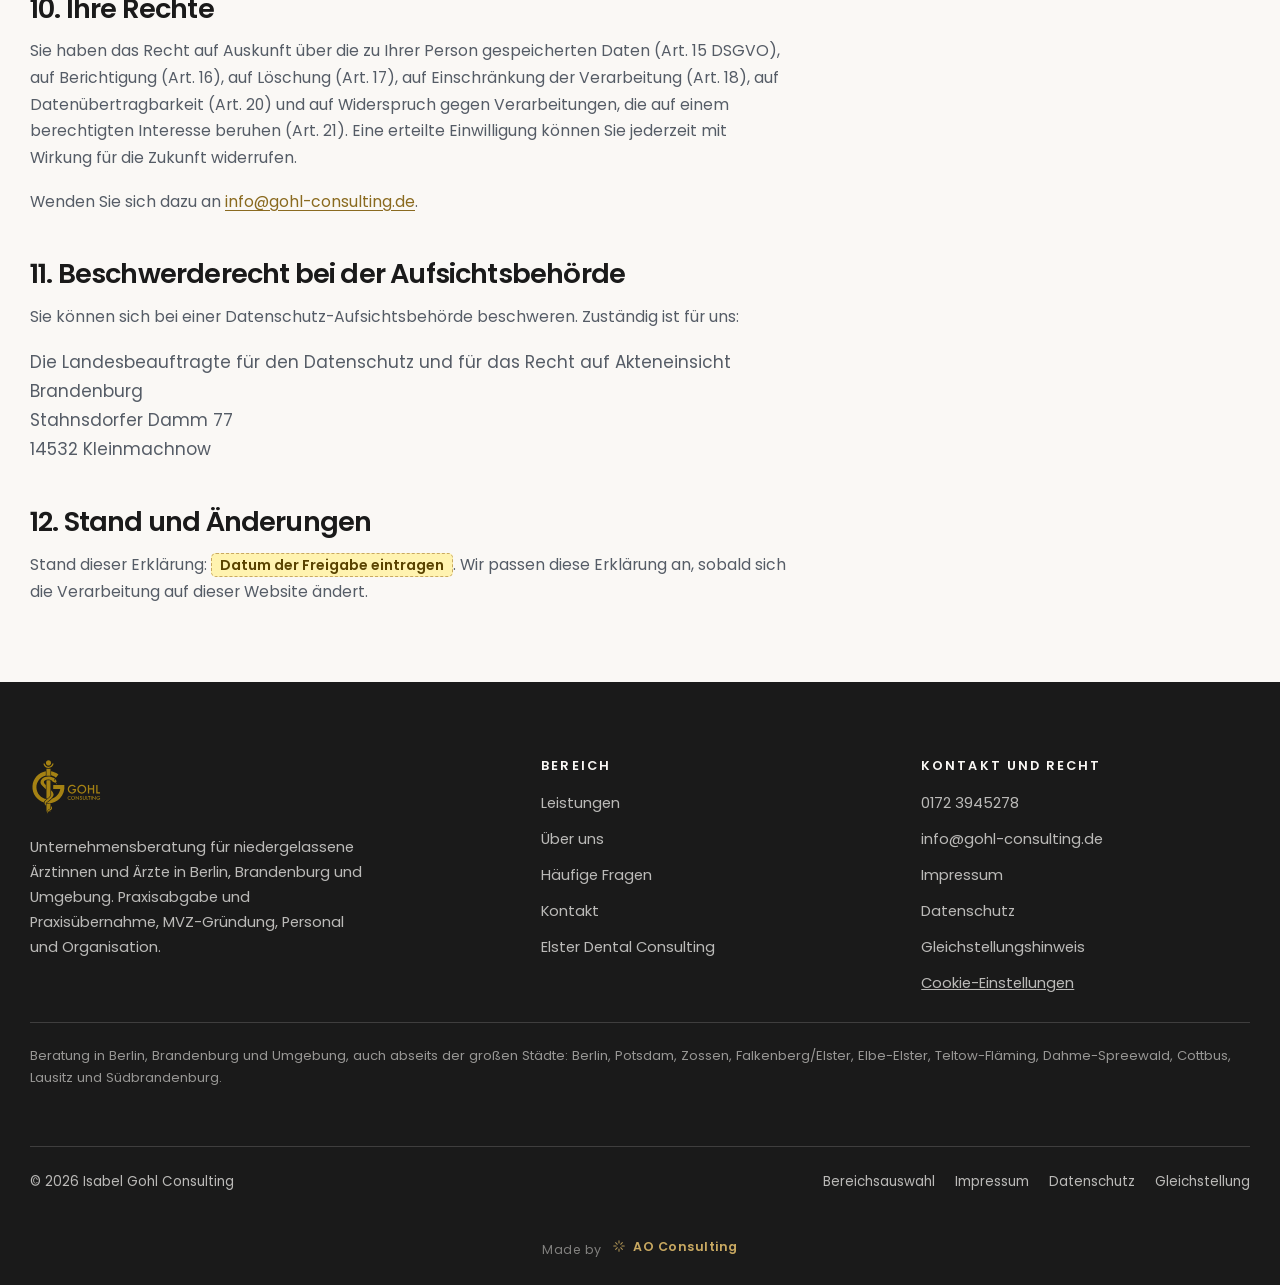
<file: website/datenschutz-gohl-consulting.html>
<!DOCTYPE html>
<!-- ============================================================================
     DATENSCHUTZ-GOHL-CONSULTING.HTML
     Version 0.1 | 14.09.2026 | Erster Entwurf.
     ENTWURF, KEINE RECHTSBERATUNG. Fehlende Pflichtangaben sind im Text gelb
     markiert. Vollstaendige Liste in LIESMICH.md.
     ============================================================================ -->
<html lang="de" data-marke="gohl">
<head>
<meta charset="utf-8">
<meta name="viewport" content="width=device-width, initial-scale=1">
<title>Datenschutzerklärung | Gohl Consulting</title>
<meta name="description" content="Datenschutzerklaerung von Isabel Gohl Consulting: welche Daten diese Website verarbeitet, auf welcher Rechtsgrundlage und welche Rechte Sie haben.">
<meta name="robots" content="noindex, follow">
<link rel="canonical" href="https://www.gohl-consulting.de/datenschutz-gohl-consulting.html">
<meta name="theme-color" content="#FAF8F5">
<link rel="icon" href="img/favicon-gohl-consulting.svg" type="image/svg+xml">
<link rel="icon" href="img/favicon-gohl-consulting-32.png" sizes="32x32" type="image/png">
<link rel="apple-touch-icon" href="img/apple-touch-icon-gohl-consulting.png">
<link rel="preload" href="fonts/poppins-latin-400-normal.woff2" as="font" type="font/woff2" crossorigin>
<link rel="preload" href="fonts/poppins-latin-600-normal.woff2" as="font" type="font/woff2" crossorigin>
<link rel="stylesheet" href="assets/schrift.css">
<link rel="stylesheet" href="assets/stil.css">
<link rel="stylesheet" href="assets/barrierefreiheit.css">
<link rel="stylesheet" href="assets/einwilligung.css">
</head>
<body>

<a class="sprunglink" href="#inhalt">Zum Inhalt springen</a>

<header class="kopf">
  <div class="wrap wrap--weit nav">
    <a href="gohl-consulting.html" class="nav__logo" aria-label="Zur Startseite von Gohl Consulting">
      <img src="img/gohl-consulting-logo-gold.svg" alt="Gohl Consulting" width="690" height="520" decoding="async">
    </a>
    <ul class="nav__liste" id="menue-recht">
      <li><a href="gohl-consulting.html#leistungen">Leistungen</a></li>
      <li><a href="gohl-consulting.html#faq">Fragen</a></li>
      <li><a href="gohl-consulting.html#kontakt">Kontakt</a></li>
    </ul>
    <a class="nav__wechsel" href="elster-dental.html">
      <svg viewBox="0 0 24 24" fill="none" stroke="currentColor" stroke-width="2" stroke-linecap="round" stroke-linejoin="round" aria-hidden="true"><path d="M17 2l4 4-4 4M3 6h18M7 22l-4-4 4-4M21 18H3"/></svg>
      <span>Zu Elster Dental</span>
    </a>
    <a href="gohl-consulting.html#kontakt" class="btn btn--gold nav__cta">Gespr&auml;ch vereinbaren</a>
    <button class="nav__burger" type="button" aria-label="Men&uuml; &ouml;ffnen"><span></span><span></span><span></span></button>
  </div>
</header>

<main id="inhalt" class="recht">
  <div class="wrap">
    <nav aria-label="Brotkrumen" style="font-size:.86rem;margin-bottom:26px">
      <a href="index.html">Bereichsauswahl</a> &rsaquo;
      <a href="gohl-consulting.html">Gohl Consulting</a> &rsaquo;
      <span aria-current="page">Datenschutz</span>
    </nav>
    <div class="recht__inhalt">
      <span class="kicker">Gohl Consulting</span>
      <h1>Datenschutzerkl&auml;rung</h1>
      <div class="entwurf">
        <b>Entwurf, keine Rechtsberatung.</b> Diese Seite ist ein Gestaltungsentwurf.
        Fehlende Pflichtangaben sind <span class="luecke">gelb markiert</span>. Vor dem
        Livegang pr&uuml;ft der Kunde die Angaben und l&auml;sst sie rechtlich freigeben.
      </div>

      <h2>1. Verantwortliche Stelle</h2>
      <p>Verantwortlich f&uuml;r die Datenverarbeitung auf dieser Website ist:</p>
      <address>Isabel Gohl Consulting<br>Hildegardstr. 32<br>15806 Zossen<br>Telefon: 0172 3945278<br>E-Mail: <a href="mailto:info@gohl-consulting.de">info@gohl-consulting.de</a></address>
      <p><span class="luecke">Pr&uuml;fen: Ist eine Datenschutzbeauftragte oder ein Datenschutzbeauftragter
         benannt? Falls ja, Name und Kontakt hier erg&auml;nzen.</span></p>

      <h2>2. Hosting</h2>
      <p>Diese Website wird bei einem Dienstleister in Deutschland gehostet. Beim Aufruf der Seite
         verarbeitet der Anbieter technisch notwendige Verbindungsdaten in unserem Auftrag.</p>
      <p><span class="luecke">Angabe fehlt: Name und vollst&auml;ndige Anschrift des Hosters sowie
         Best&auml;tigung, dass ein Vertrag zur Auftragsverarbeitung nach Art. 28 DSGVO vorliegt.</span></p>

      <h2>3. Server-Logfiles</h2>
      <p>Der Hosting-Anbieter erhebt automatisch Informationen, die Ihr Browser &uuml;bermittelt. Das sind
         Browsertyp und Version, verwendetes Betriebssystem, die zuvor besuchte Seite, der Hostname
         des zugreifenden Rechners, die Uhrzeit der Serveranfrage und die IP-Adresse. Rechtsgrundlage
         ist Art. 6 Abs. 1 lit. f DSGVO, unser berechtigtes Interesse am technisch fehlerfreien
         Betrieb der Website.</p>
      <p><span class="luecke">Angabe fehlt: Speicherdauer der Logfiles beim Hoster.</span></p>

      <h2>4. Verschl&uuml;sselte &Uuml;bertragung</h2>
      <p>Diese Website wird &uuml;ber eine verschl&uuml;sselte Verbindung ausgeliefert (TLS,
         erkennbar an <em>https</em> und dem Schloss-Symbol in der Adresszeile). Was Sie
         &uuml;ber das Kontaktformular eingeben, kann auf dem Weg zu uns nicht von Dritten
         mitgelesen werden.</p>

      <h2>5. Kontaktformular und E-Mail</h2>
      <p>Wenn Sie uns &uuml;ber das Kontaktformular oder per E-Mail schreiben, verarbeiten wir Ihre
         Angaben, um Ihre Anfrage zu beantworten. Pflichtfelder sind Vorname, Nachname, E-Mail-Adresse
         und Ihre Nachricht. Die Telefonnummer ist freiwillig. Rechtsgrundlage ist Art. 6 Abs. 1
         lit. b DSGVO bei vertragsbezogenen Anfragen und Art. 6 Abs. 1 lit. a DSGVO, soweit Sie
         eingewilligt haben. Ihre Einwilligung k&ouml;nnen Sie jederzeit widerrufen.</p>
      <p>Bitte senden Sie uns &uuml;ber das Formular keine Gesundheitsdaten und keine Patientendaten.
         Diese Angaben ben&ouml;tigen wir f&uuml;r eine Erstanfrage nicht.</p>
      <p><span class="luecke">Angabe fehlt: technischer Versandweg des Formulars und Speicherdauer
         der Anfragen. Beides ist erst nach der technischen Umsetzung festzulegen.</span></p>

      <h2>6. Schriftarten</h2>
      <p>Diese Website nutzt die Schriftart Poppins. Die Schriftdateien liegen auf unserem eigenen
         Server und werden von dort ausgeliefert. Es wird keine Verbindung zu Google Fonts oder zu
         einem anderen fremden Server aufgebaut. Ihre IP-Adresse wird dabei nicht an Dritte
         &uuml;bertragen.</p>

      <h2>7. Einwilligungsspeicher</h2>
      <p>Ihre Entscheidung aus dem Einwilligungsfenster wird im lokalen Speicher Ihres Browsers
         abgelegt, nicht in einem Cookie. Gespeichert werden nur die gew&auml;hlten Kategorien und der
         Zeitpunkt der Entscheidung, keine Kennung und keine personenbezogenen Daten. Die Angaben
         verlassen Ihr Ger&auml;t nicht. Nach zw&ouml;lf Monaten werden Sie erneut gefragt. Rechtsgrundlage
         f&uuml;r die Speicherung ist &sect; 25 Abs. 2 Nr. 2 TDDDG in Verbindung mit unserer Nachweispflicht
         nach Art. 7 Abs. 1 DSGVO. Sie k&ouml;nnen Ihre Entscheidung jederzeit &uuml;ber den Punkt
         &bdquo;Cookie-Einstellungen&ldquo; in der Fu&szlig;zeile &auml;ndern.</p>

      <h2>8. Barrierefreiheits-Einstellungen</h2>
      <p>&Uuml;ber das Symbol unten rechts k&ouml;nnen Sie Darstellung und Lesbarkeit der Seite anpassen.
         Ihre Auswahl wird ausschlie&szlig;lich im lokalen Speicher Ihres Browsers abgelegt, damit sie
         auf den Unterseiten erhalten bleibt. Es werden keine Daten an uns oder an Dritte
         &uuml;bertragen.</p>

      <h2>9. Reichweitenmessung mit Matomo (ohne Cookies)</h2>
      <p>Um zu verstehen, welche Inhalte gefragt sind, zählen wir Seitenaufrufe mit der Software Matomo. Matomo läuft auf einem eigenen Server in Deutschland, betrieben in unserem Auftrag von der AO Consulting GmbH, Zeiloch 13, 76646 Bruchsal. Der Server steht bei der ALL-INKL.COM – Neue Medien Münnich, Hauptstraße 68, 02742 Friedersdorf. Es werden keine Daten an Google, Meta oder andere Anbieter übermittelt und keine Daten in Drittländer übertragen.</p>
      <p>Dabei werden keine Cookies gesetzt und nichts im Speicher Ihres Browsers abgelegt oder ausgelesen. Ihre IP-Adresse wird um zwei Bytes gekürzt, bevor sie gespeichert wird, und ist danach keiner Person mehr zuzuordnen. Gespeichert werden die aufgerufene Seite, Datum und Uhrzeit, die verweisende Seite, ungefähre Region, Gerätetyp, Bildschirmgröße, Browser und Sprache.</p>
      <p>Weil nichts auf Ihrem Gerät gespeichert oder ausgelesen wird, ist hierfür keine Einwilligung erforderlich (§ 25 TDDDG). Rechtsgrundlage ist unser berechtigtes Interesse an einer bedarfsgerechten Gestaltung dieser Website (Art. 6 Abs. 1 lit. f DSGVO).</p>
      <p>Widerspruch: Wenn Sie in Ihrem Browser die Einstellung „Do Not Track“ aktivieren, werden Sie nicht gezählt. Die erhobenen Daten werden nach zwölf Monaten gelöscht.</p>
      <p>Darüber hinaus binden wir keine Werbenetzwerke ein und laden keine Karten, Videos oder Schriften von fremden Servern. Es findet kein Profiling und keine automatisierte Entscheidungsfindung statt.</p>
      <h2>10. Ihre Rechte</h2>
      <p>Sie haben das Recht auf Auskunft &uuml;ber die zu Ihrer Person gespeicherten Daten
         (Art. 15 DSGVO), auf Berichtigung (Art. 16), auf L&ouml;schung (Art. 17), auf Einschr&auml;nkung der
         Verarbeitung (Art. 18), auf Daten&uuml;bertragbarkeit (Art. 20) und auf Widerspruch gegen
         Verarbeitungen, die auf einem berechtigten Interesse beruhen (Art. 21). Eine erteilte
         Einwilligung k&ouml;nnen Sie jederzeit mit Wirkung f&uuml;r die Zukunft widerrufen.</p>
      <p>Wenden Sie sich dazu an <a href="mailto:info@gohl-consulting.de">info@gohl-consulting.de</a>.</p>

      <h2>11. Beschwerderecht bei der Aufsichtsbeh&ouml;rde</h2>
      <p>Sie k&ouml;nnen sich bei einer Datenschutz-Aufsichtsbeh&ouml;rde beschweren. Zust&auml;ndig ist f&uuml;r uns:</p>
      <address>Die Landesbeauftragte f&uuml;r den Datenschutz und f&uuml;r das Recht auf Akteneinsicht
        Brandenburg<br>Stahnsdorfer Damm 77<br>14532 Kleinmachnow</address>

      <h2>12. Stand und &Auml;nderungen</h2>
      <p>Stand dieser Erkl&auml;rung: <span class="luecke">Datum der Freigabe eintragen</span>. Wir passen
         diese Erkl&auml;rung an, sobald sich die Verarbeitung auf dieser Website &auml;ndert.</p>

    </div>
  </div>
</main>

<footer class="fuss">
  <div class="wrap">
    <div class="fuss__raster">
      <div>
        <img class="fuss__logo" src="img/gohl-consulting-logo-gold.svg" alt="Gohl Consulting" width="690" height="520" loading="lazy" decoding="async">
        <p class="fuss__text">Unternehmensberatung f&uuml;r niedergelassene &Auml;rztinnen und &Auml;rzte in Berlin, Brandenburg und Umgebung. Praxisabgabe und Praxis&uuml;bernahme, MVZ-Gr&uuml;ndung, Personal und Organisation.</p>
      </div>
      <div>
        <h3>Bereich</h3>
        <ul>
          <li><a href="gohl-consulting.html#leistungen">Leistungen</a></li>
          <li><a href="gohl-consulting.html#ueber">&Uuml;ber uns</a></li>
          <li><a href="gohl-consulting.html#faq">H&auml;ufige Fragen</a></li>
          <li><a href="gohl-consulting.html#kontakt">Kontakt</a></li>
          <li><a href="elster-dental.html">Elster Dental Consulting</a></li>
        </ul>
      </div>
      <div>
        <h3>Kontakt und Recht</h3>
        <ul>
          <li><a href="tel:+491723945278">0172 3945278</a></li>
          <li><a href="mailto:info@gohl-consulting.de">info@gohl-consulting.de</a></li>

          <li><a href="impressum-gohl-consulting.html">Impressum</a></li>
          <li><a href="datenschutz-gohl-consulting.html">Datenschutz</a></li>
          <li><a href="gleichstellung-gohl-consulting.html">Gleichstellungshinweis</a></li>
          <li><button type="button" class="fuss__widerruf" data-einwilligung-oeffnen>Cookie-Einstellungen</button></li>
        </ul>
      </div>
    </div>

    <p class="fuss__region">Beratung in Berlin, Brandenburg und Umgebung, auch abseits der gro&szlig;en St&auml;dte:
       Berlin, Potsdam, Zossen, Falkenberg/Elster, Elbe-Elster, Teltow-Fl&auml;ming, Dahme-Spreewald, Cottbus,
       Lausitz und S&uuml;dbrandenburg.</p>

    <div class="fuss__leiste">
      <span>&copy; <span data-jahr>2026</span> Isabel Gohl Consulting</span>
      <nav aria-label="Rechtliches">
        <a href="index.html">Bereichsauswahl</a>
        <a href="impressum-gohl-consulting.html">Impressum</a>
        <a href="datenschutz-gohl-consulting.html">Datenschutz</a>
        <a href="gleichstellung-gohl-consulting.html">Gleichstellung</a>
      </nav>
    </div>

    <!-- Signatur des Hauses. Steht auf jeder Seite, dezent unter der
         Rechtszeile, damit sie die Pflichtangaben nicht verdraengt. -->
    <p class="fuss__ao">
      <span>Made by</span>
      <a href="https://ao-consult.de/" target="_blank" rel="noopener">
        <svg viewBox="0 0 24 24" fill="none" stroke="currentColor" stroke-width="1.8" stroke-linecap="round" stroke-linejoin="round" aria-hidden="true"><path d="M12 3v4M12 17v4M3 12h4M17 12h4M6.3 6.3l2.8 2.8M14.9 14.9l2.8 2.8M17.7 6.3l-2.8 2.8M9.1 14.9l-2.8 2.8"/></svg>
        AO Consulting
      </a>
    </p>
  </div>
</footer>

<script>
  window.AO_EINWILLIGUNG = {
    datenschutz: 'datenschutz-gohl-consulting.html',
    impressum: 'impressum-gohl-consulting.html',
    kategorien: [{
      id: 'notwendig',
      name: 'Notwendig',
      kurz: 'H\u00e4lt die Website funktionsf\u00e4hig und speichert Ihre Entscheidung aus diesem Fenster. Ohne diese Funktionen l\u00e4sst sich die Seite nicht sinnvoll anzeigen.',
      pflicht: true,
      dienste: [{
        name: 'Einwilligungsspeicher',
        anbieter: 'Isabel Gohl Consulting, Hildegardstr. 32, 15806 Zossen',
        zweck: 'Speichert, welchen Diensten Sie zugestimmt haben, damit Sie nicht bei jedem Aufruf erneut gefragt werden.',
        art: 'Lokaler Speicher im Browser, kein Cookie',
        dauer: '12 Monate'
      }]
    }]
  };
</script>
<script src="assets/einwilligung.js" defer></script>
<script src="assets/skript.js" defer></script>
<script src="assets/barrierefreiheit.js" defer></script>
<script src="assets/statistik.js" defer></script>
</body>
</html>
</file>
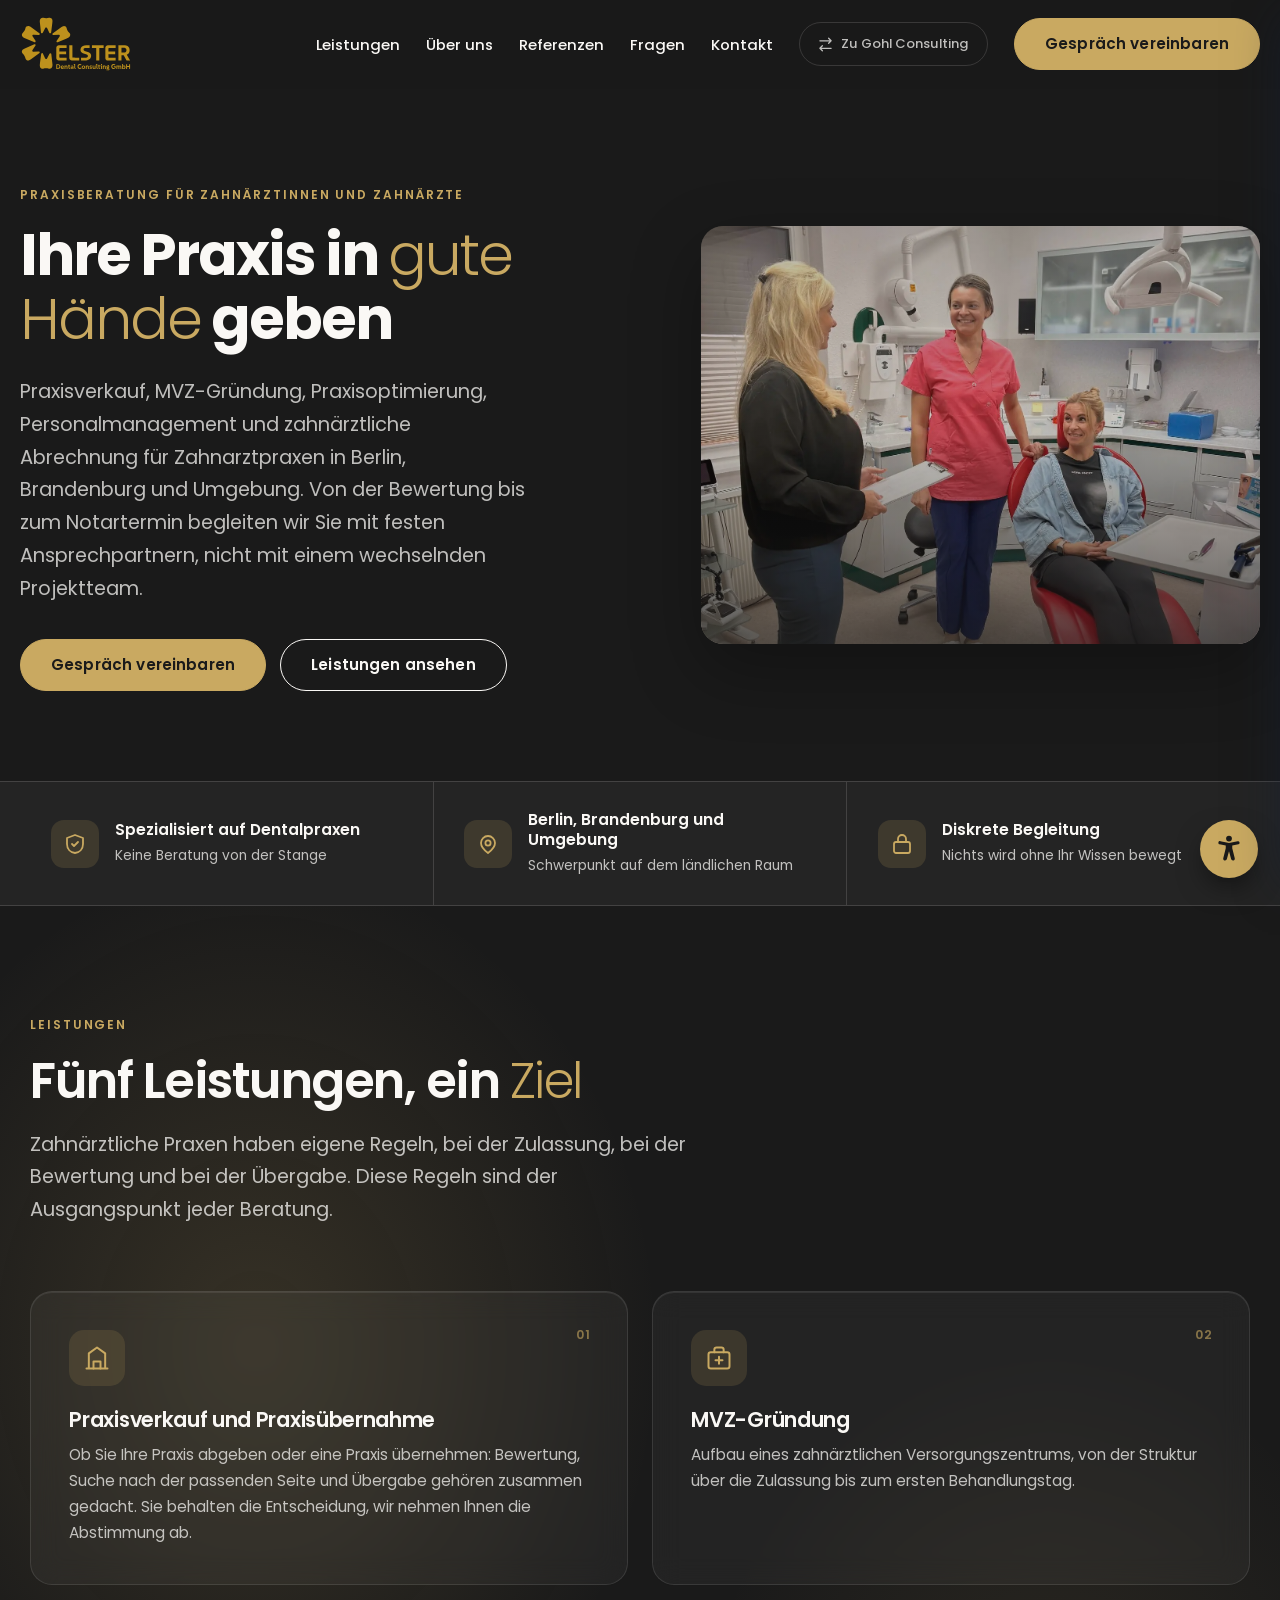
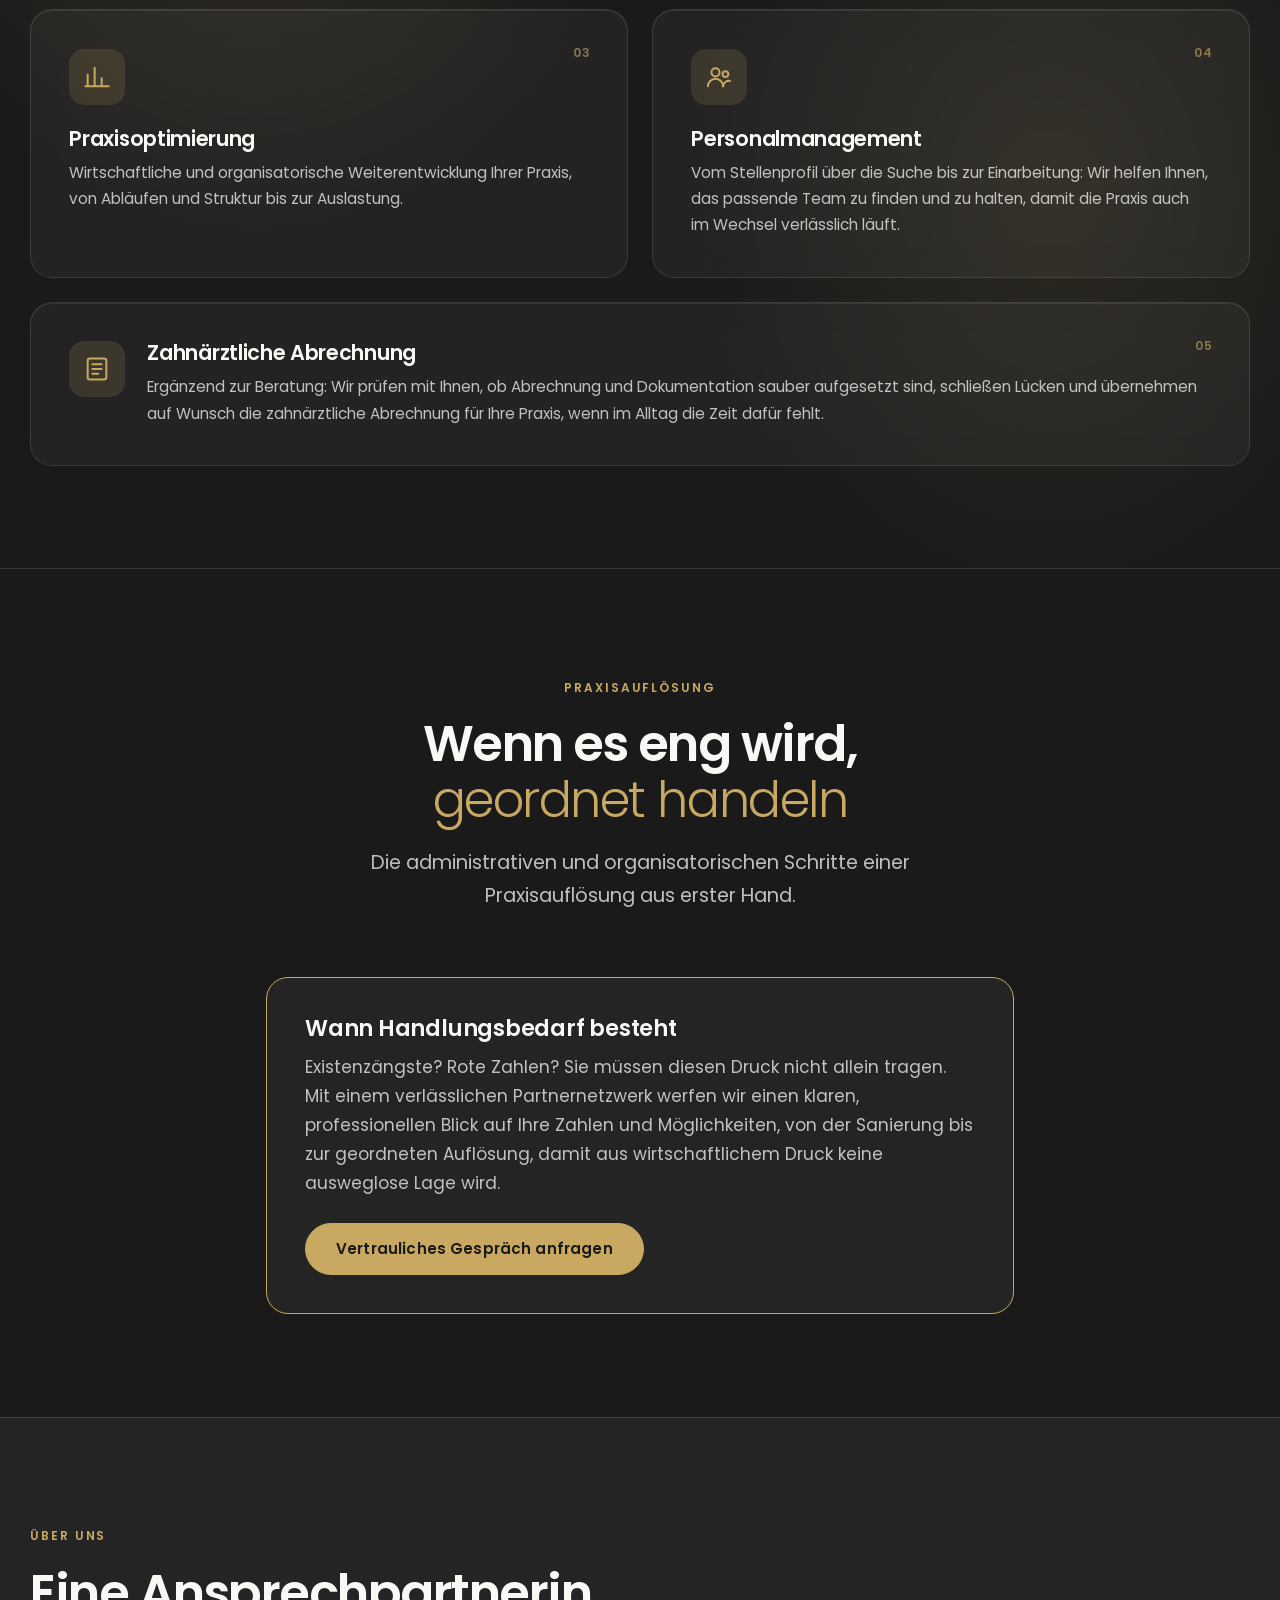
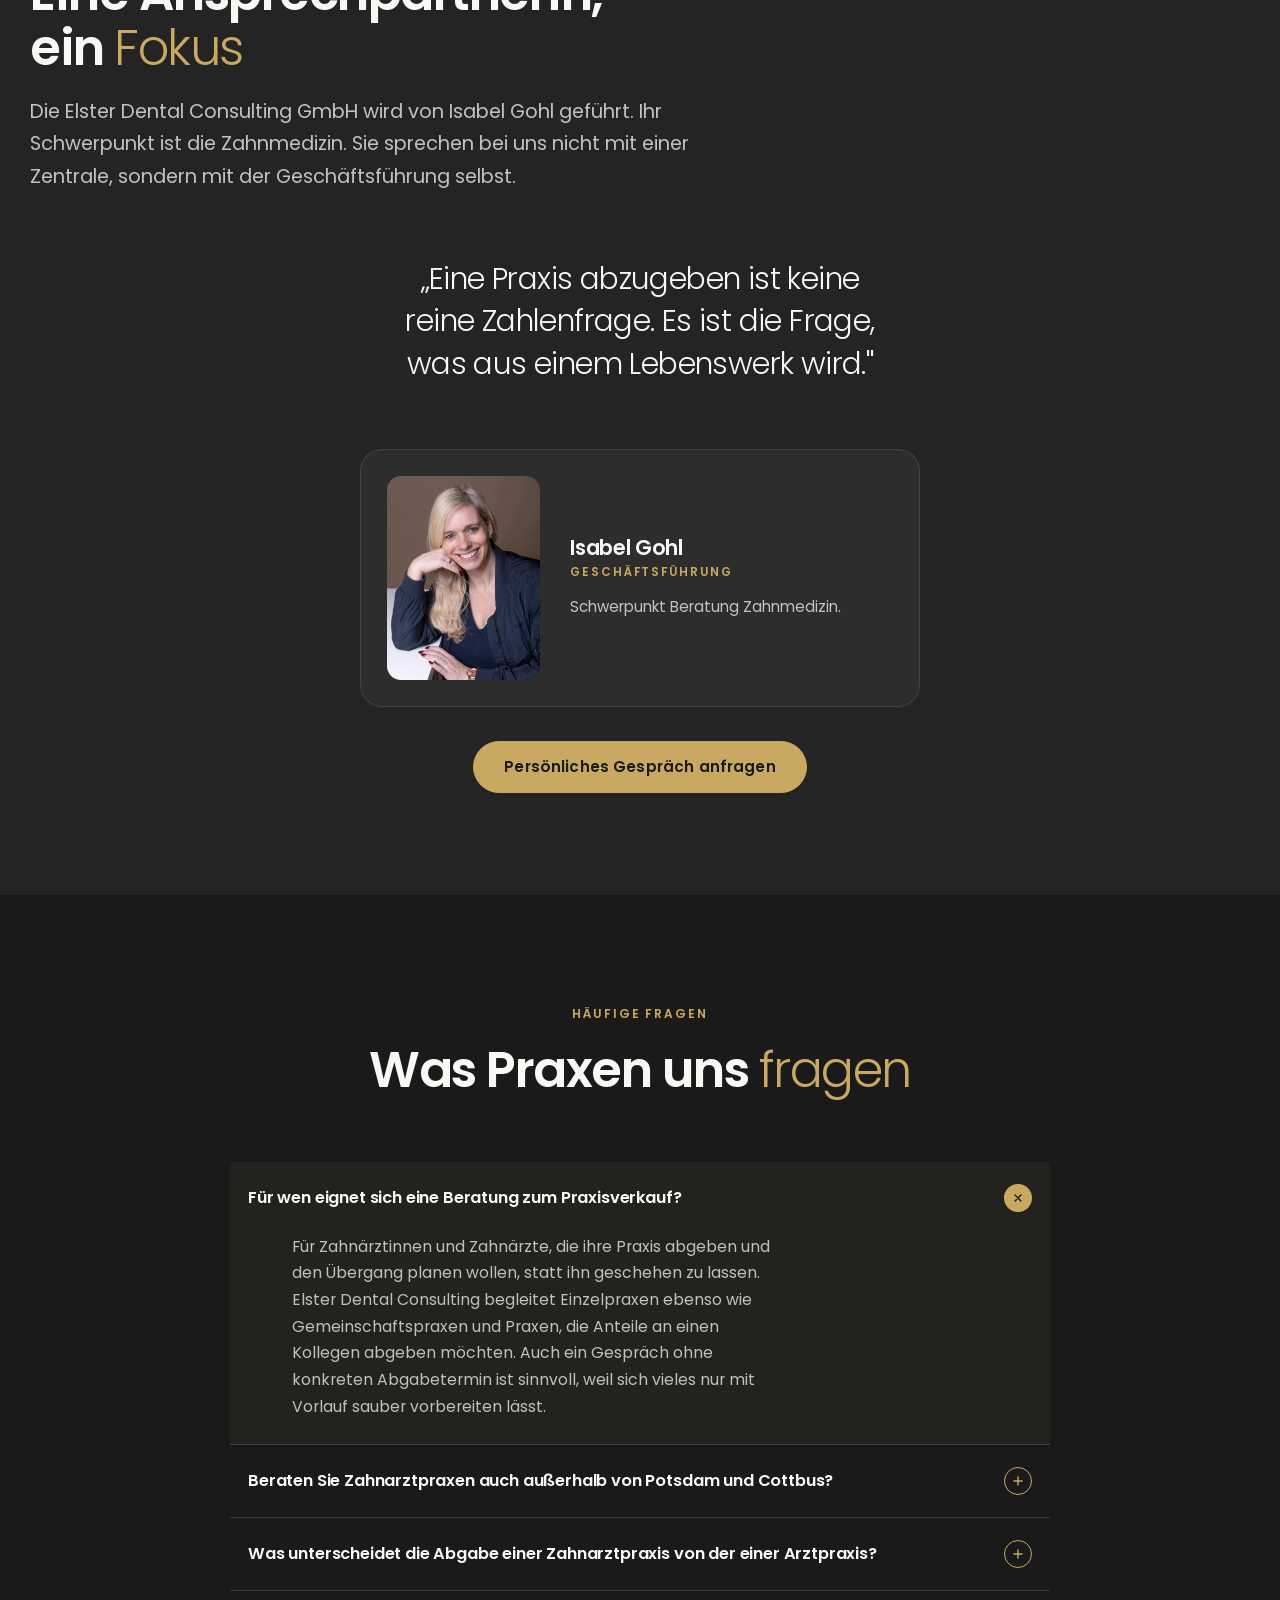
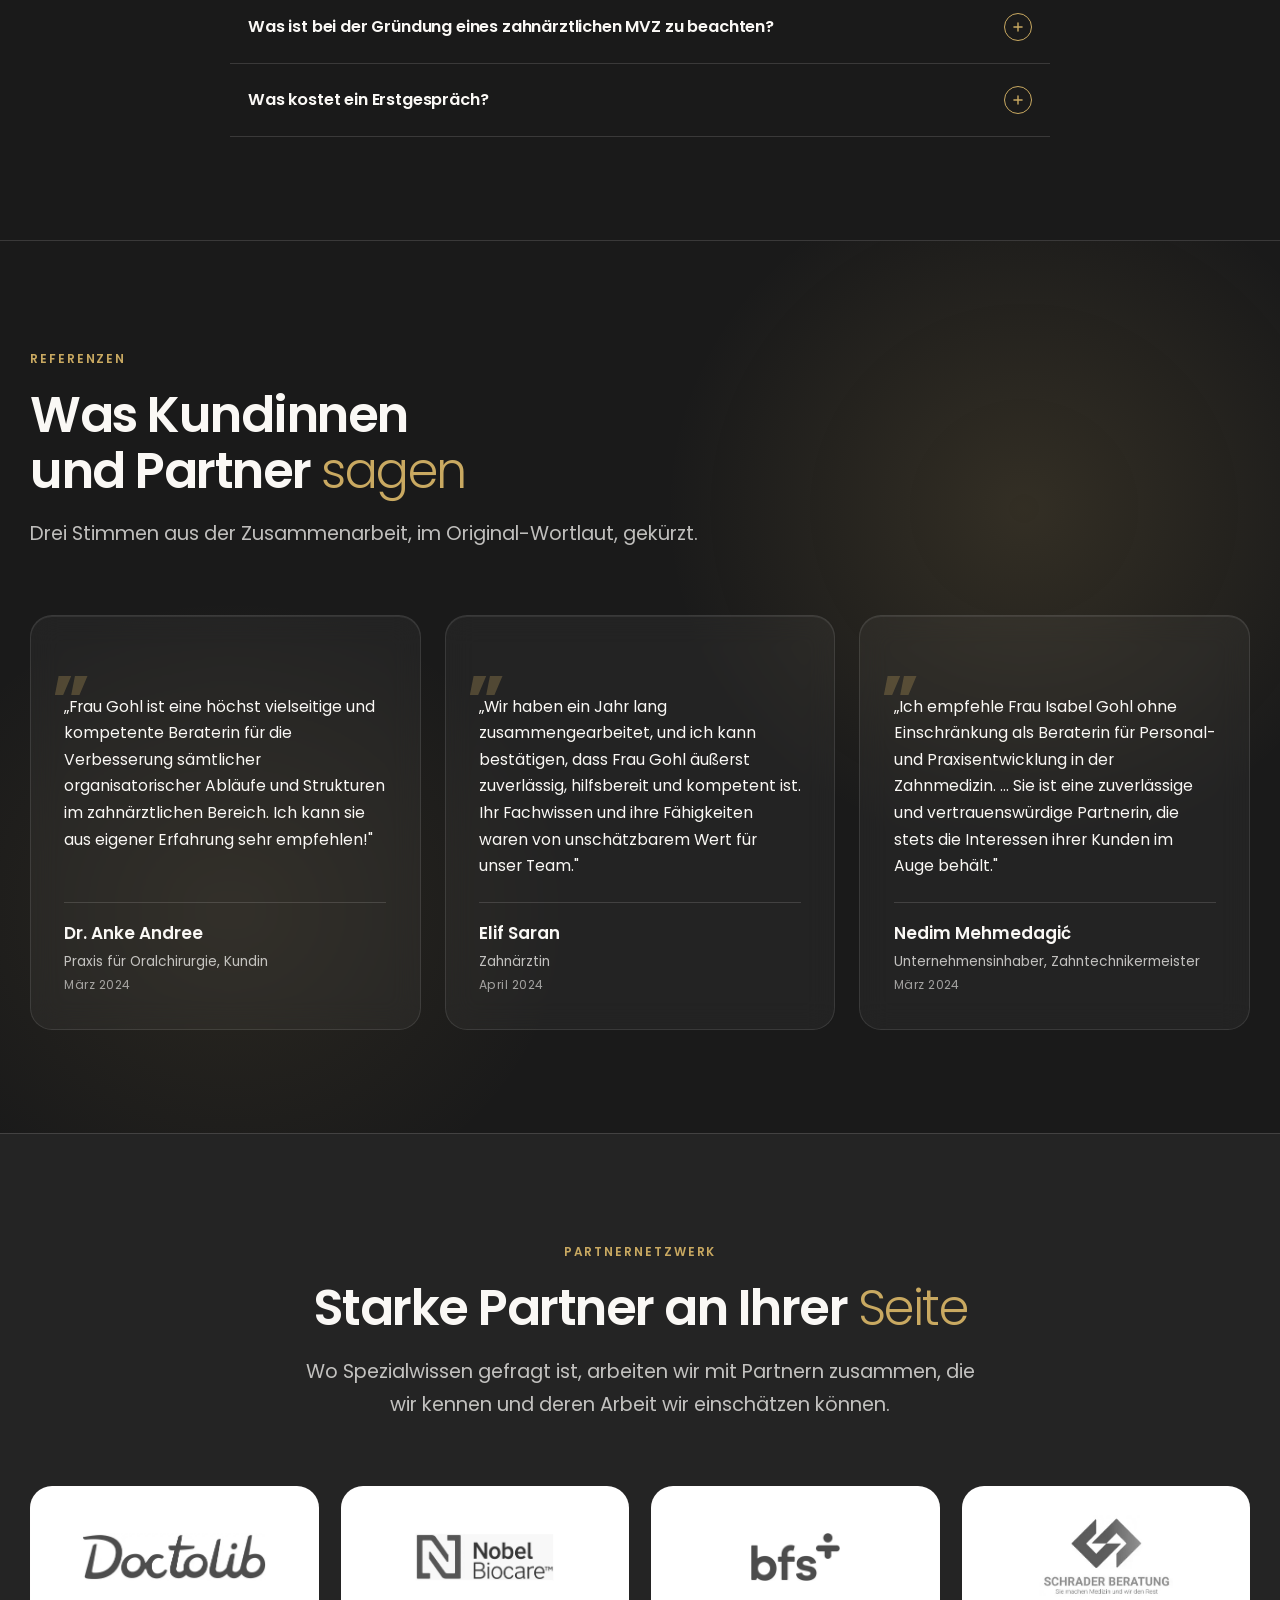
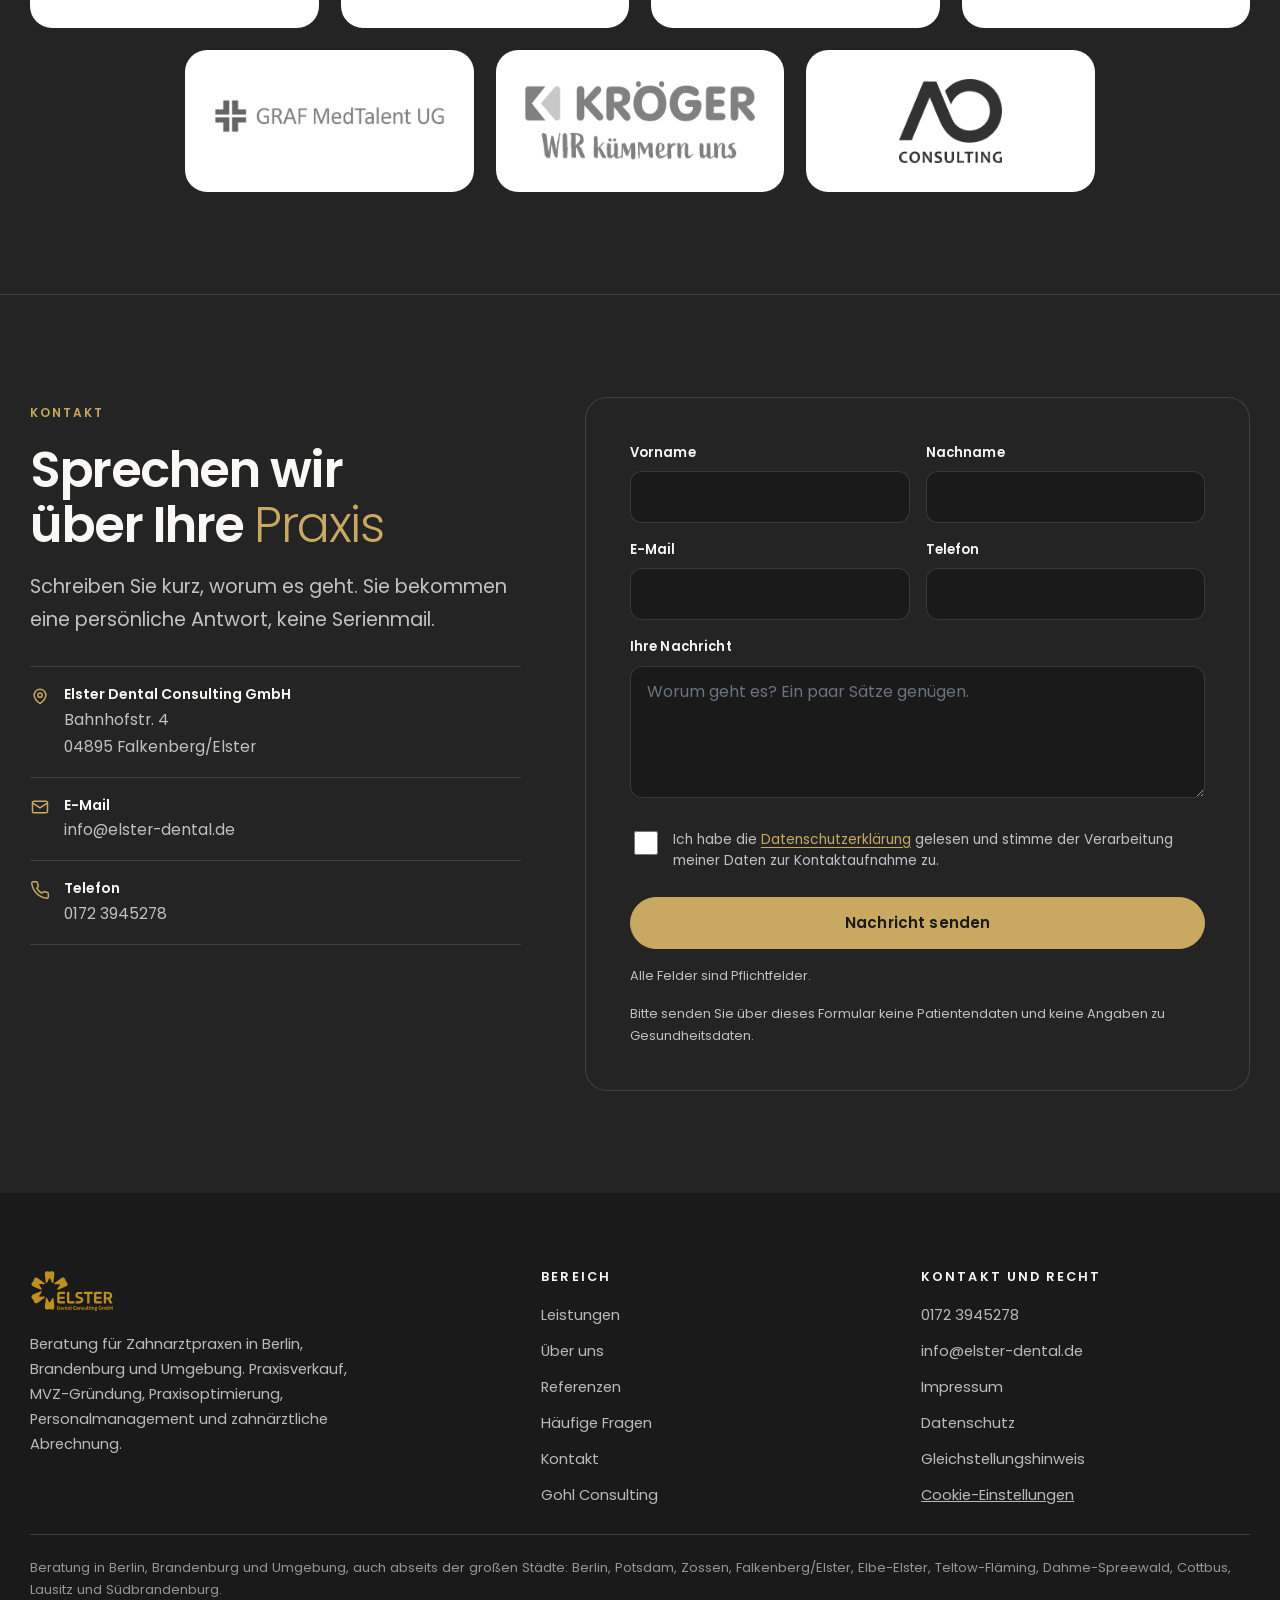
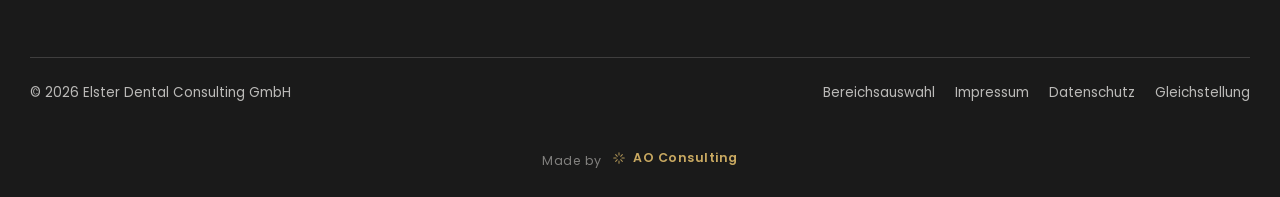
<file: website/elster-dental.html>
<!DOCTYPE html>
<!-- ============================================================================
     ELSTER DENTAL CONSULTING GMBH, Markenbereich Zahnmedizin
     Version 0.1 | 14.09.2026 | Erster Entwurf, Struktur und Texte neu.
     Entwurf, keine Rechtsberatung. Fachliche Freigabe steht aus.
     Domains in canonical und og:url sind Platzhalter.
     ============================================================================ -->
<html lang="de" data-marke="elster">
<head>
<meta charset="utf-8">
<meta name="viewport" content="width=device-width, initial-scale=1">

<!-- Title: 78 Zeichen, Hauptkeyword vorn, dann Region, dann Marke.
     Description: 175 Zeichen. Google zeigt rund 60 bzw. 155 Zeichen an, der Rest wird
     abgeschnitten. Lange Regionsfassung auf Kundenwunsch vom 21.09.2026. -->
<title>Praxisberatung Zahnarztpraxis Berlin, Brandenburg und Umgebung | Elster Dental</title>
<meta name="description" content="Elster Dental Consulting begleitet Zahnarztpraxen in Berlin, Brandenburg und Umgebung bei Praxisverkauf, MVZ-Gründung, Praxisoptimierung, Personalmanagement und zahnärztlicher Abrechnung. Persönlich und diskret.">
<meta name="robots" content="index, follow, max-image-preview:large, max-snippet:-1">
<meta name="author" content="Elster Dental Consulting GmbH">
<link rel="canonical" href="https://www.gohl-consulting.de/elster-dental.html">

<meta property="og:type" content="website">
<meta property="og:locale" content="de_DE">
<meta property="og:site_name" content="Elster Dental Consulting GmbH">
<meta property="og:title" content="Praxisberatung Zahnarztpraxis Berlin, Brandenburg und Umgebung | Elster Dental">
<meta property="og:description" content="Praxisverkauf, MVZ-Gründung, Praxisoptimierung, Personalmanagement und zahnärztliche Abrechnung für Zahnarztpraxen in Berlin, Brandenburg und Umgebung. Feste Ansprechpartner von der Bewertung bis zum Notartermin.">
<meta property="og:url" content="https://www.gohl-consulting.de/elster-dental.html">
<meta property="og:image" content="https://www.gohl-consulting.de/img/praxisberatung-zahnarztpraxis-berlin-brandenburg-behandlungszimmer-vorschau.jpg">
<meta property="og:image:width" content="1200">
<meta property="og:image:height" content="630">
<meta property="og:image:alt" content="Beratungsgespräch im Behandlungszimmer einer Zahnarztpraxis in Berlin, Brandenburg und Umgebung">
<meta name="twitter:card" content="summary_large_image">
<meta name="twitter:title" content="Praxisberatung Zahnarztpraxis Berlin, Brandenburg und Umgebung | Elster Dental">
<meta name="twitter:description" content="Praxisverkauf, MVZ-Gründung, Praxisoptimierung, Personalmanagement und zahnärztliche Abrechnung für Zahnarztpraxen in Berlin, Brandenburg und Umgebung.">
<meta name="twitter:image" content="https://www.gohl-consulting.de/img/praxisberatung-zahnarztpraxis-berlin-brandenburg-behandlungszimmer-vorschau.jpg">

<meta name="theme-color" content="#1A1A1A">
<meta name="geo.region" content="DE-BB">
<meta name="geo.region" content="DE-BE">
<meta name="geo.placename" content="Falkenberg/Elster">

<link rel="icon" href="img/favicon-elster-dental.svg" type="image/svg+xml">
<link rel="icon" href="img/favicon-elster-dental-32.png" sizes="32x32" type="image/png">
<link rel="apple-touch-icon" href="img/apple-touch-icon-elster-dental.png">

<link rel="preload" href="fonts/poppins-latin-400-normal.woff2" as="font" type="font/woff2" crossorigin>
<link rel="preload" href="fonts/poppins-latin-600-normal.woff2" as="font" type="font/woff2" crossorigin>
<link rel="stylesheet" href="assets/schrift.css">
<link rel="stylesheet" href="assets/stil.css">
<link rel="stylesheet" href="assets/barrierefreiheit.css">
<link rel="stylesheet" href="assets/einwilligung.css">

<!-- Strukturierte Daten. Keine Erfahrungsjahre, keine Bewertungen: dafür
     liegt kein Beleg vor. Die FAQ-Antworten sind wortgleich mit dem
     sichtbaren Text der Seite. -->
<script type="application/ld+json">
{
  "@context": "https://schema.org",
  "@graph": [
    {
      "@type": "ProfessionalService",
      "@id": "https://www.gohl-consulting.de/elster-dental.html#unternehmen",
      "name": "Elster Dental Consulting GmbH",
      "url": "https://www.gohl-consulting.de/elster-dental.html",
      "email": "info@elster-dental.de",
      "telephone": "+49 172 3945278",
      "areaServed": [
        { "@type": "State", "name": "Berlin" },
        { "@type": "State", "name": "Brandenburg" }
      ],
      "address": {
        "@type": "PostalAddress",
        "streetAddress": "Bahnhofstr. 4",
        "postalCode": "04895",
        "addressLocality": "Falkenberg/Elster",
        "addressRegion": "Brandenburg",
        "addressCountry": "DE"
      },
      "description": "Elster Dental Consulting berät Zahnarztpraxen in Berlin, Brandenburg und Umgebung bei Praxisverkauf, MVZ-Gründung, Praxisoptimierung, Personalmanagement und zahnärztlicher Abrechnung.",
      "knowsAbout": ["Praxisverkauf Zahnarztpraxis", "Praxisübernahme Zahnarztpraxis", "Zahnärztliches MVZ", "Praxisoptimierung Zahnarztpraxis", "Personalmanagement Zahnarztpraxis", "Zahnärztliche Abrechnung", "Praxisbewertung", "Praxisnachfolge", "Praxisauflösung"],
      "founder": [
        { "@type": "Person", "name": "Isabel Gohl", "jobTitle": "Geschäftsführung" }
      ]
    },
    {
      "@type": "BreadcrumbList",
      "itemListElement": [
        { "@type": "ListItem", "position": 1, "name": "Startseite", "item": "https://www.gohl-consulting.de/" },
        { "@type": "ListItem", "position": 2, "name": "Elster Dental Consulting", "item": "https://www.gohl-consulting.de/elster-dental.html" }
      ]
    },
    {
      "@type": "FAQPage",
      "mainEntity": [
        {
          "@type": "Question",
          "name": "Für wen eignet sich eine Beratung zum Praxisverkauf?",
          "acceptedAnswer": { "@type": "Answer", "text": "Für Zahnärztinnen und Zahnärzte, die ihre Praxis abgeben und den Übergang planen wollen, statt ihn geschehen zu lassen. Elster Dental Consulting begleitet Einzelpraxen ebenso wie Gemeinschaftspraxen und Praxen, die Anteile an einen Kollegen abgeben möchten. Auch ein Gespräch ohne konkreten Abgabetermin ist sinnvoll, weil sich vieles nur mit Vorlauf sauber vorbereiten lässt." }
        },
        {
          "@type": "Question",
          "name": "Beraten Sie Zahnarztpraxen auch außerhalb von Potsdam und Cottbus?",
          "acceptedAnswer": { "@type": "Answer", "text": "Ja, der ländliche Raum ist der Schwerpunkt. Elster Dental Consulting arbeitet in Berlin, Brandenburg und Umgebung. Ein Schwerpunkt liegt auf dem ländlichen Raum, unter anderem im Landkreis Elbe-Elster, in Teltow-Fläming, in Dahme-Spreewald und in der Lausitz. Sie erreichen die Elster Dental Consulting GmbH in der Bahnhofstr. 4, 04895 Falkenberg/Elster, telefonisch unter 0172 3945278 und per E-Mail an info@elster-dental.de." }
        },
        {
          "@type": "Question",
          "name": "Was unterscheidet die Abgabe einer Zahnarztpraxis von der einer Arztpraxis?",
          "acceptedAnswer": { "@type": "Answer", "text": "Vor allem der Zulassungsweg und die Bewertung. Für die vertragszahnärztliche Versorgung gelten andere Regeln als für die vertragsärztliche, und der Wert einer Zahnarztpraxis hängt stark an Geräten, Labor, Räumen und Behandlerstruktur. Elster Dental Consulting ist auf diesen Unterschied spezialisiert und arbeitet für die allgemeinmedizinische Seite mit Gohl Consulting zusammen." }
        },
        {
          "@type": "Question",
          "name": "Was ist bei der Gründung eines zahnärztlichen MVZ zu beachten?",
          "acceptedAnswer": { "@type": "Answer", "text": "Drei Dinge entscheiden: wer gründungsberechtigt ist, in welcher Rechtsform das Zentrum geführt wird und wie die ärztliche Leitung besetzt wird. Elster Dental Consulting klärt diese Punkte vor der Antragstellung, weil eine später notwendige Korrektur der Struktur deutlich aufwendiger ist als eine saubere Planung am Anfang." }
        },
        {
          "@type": "Question",
          "name": "Was kostet ein Erstgespräch?",
          "acceptedAnswer": { "@type": "Answer", "text": "Das erste Gespräch dient der Einordnung Ihrer Situation und ist unverbindlich. Es findet auf Wunsch in Ihrer Praxis, telefonisch oder per Videoverbindung statt. Ein Angebot entsteht erst, wenn klar ist, welche Leistung Sie tatsächlich brauchen." }
        }
      ]
    }
  ]
}
</script>
</head>
<body>

<a class="sprunglink" href="#inhalt">Zum Inhalt springen</a>
<a class="sprunglink" href="#kontakt" style="left:210px">Zum Kontakt springen</a>

<!-- ============ KOPFBEREICH ============ -->
<header class="kopf">
  <div class="wrap wrap--weit nav">
    <a href="index.html" class="nav__logo" aria-label="Zur Auswahl der beiden Bereiche">
      <img src="img/elster-dental-consulting-logo-gold.svg" alt="Elster Dental Consulting GmbH" width="690" height="345" decoding="async">
    </a>
    <ul class="nav__liste" id="menue-elster">
      <li><a href="#leistungen">Leistungen</a></li>
      <li><a href="#ueber">Über uns</a></li>
      <li><a href="#referenzen">Referenzen</a></li>
      <li><a href="#faq">Fragen</a></li>
      <li><a href="#kontakt">Kontakt</a></li>
      <li class="nav__liste-cta"><a href="#kontakt" class="btn btn--gold">Gespräch vereinbaren</a></li>
    </ul>
    <a class="nav__wechsel" href="gohl-consulting.html">
      <svg viewBox="0 0 24 24" fill="none" stroke="currentColor" stroke-width="2" stroke-linecap="round" stroke-linejoin="round" aria-hidden="true"><path d="M17 2l4 4-4 4M3 6h18M7 22l-4-4 4-4M21 18H3"/></svg>
      <span>Zu Gohl Consulting</span>
    </a>
    <a href="#kontakt" class="btn btn--gold nav__cta">Gespräch vereinbaren</a>
    <button class="nav__burger" type="button" aria-label="Menü öffnen"><span></span><span></span><span></span></button>
  </div>
</header>

<main id="inhalt">

<!-- ============ HERO ============ -->
<section class="hero" aria-labelledby="t-hero">
  <div class="wrap wrap--weit hero__raster">
    <div class="hero__text">
      <span class="kicker">Praxisberatung für Zahnärztinnen und Zahnärzte</span>
      <h1 id="t-hero">Ihre Praxis in <span class="mark">gute Hände</span> geben</h1>
      <p class="lead">Praxisverkauf, MVZ-Gründung, Praxisoptimierung, Personalmanagement und zahnärztliche Abrechnung
         für Zahnarztpraxen in Berlin, Brandenburg und Umgebung. Von der Bewertung bis zum Notartermin begleiten wir Sie mit festen
         Ansprechpartnern, nicht mit einem wechselnden Projektteam.</p>
      <div class="btn-reihe">
        <a href="#kontakt" class="btn btn--gold">Gespräch vereinbaren</a>
        <a href="#leistungen" class="btn btn--linie">Leistungen ansehen</a>
      </div>
    </div>
    <div class="hero__medien">
      <picture>
        <source srcset="img/praxisberatung-zahnarztpraxis-berlin-brandenburg-behandlungszimmer.webp" type="image/webp">
        <img src="img/praxisberatung-zahnarztpraxis-berlin-brandenburg-behandlungszimmer.jpg"
             alt="Beratungsgespräch im Behandlungszimmer einer Zahnarztpraxis"
             width="1429" height="1600" fetchpriority="high" decoding="async">
      </picture>
    </div>
  </div>
</section>

<!-- ============ VERTRAUENSBAND ============ -->
<section class="band" aria-labelledby="t-band">
  <h2 id="t-band" class="sr-nur">Was diese Beratung ausmacht</h2>
  <div class="wrap wrap--weit">
    <div class="band__raster">
      <div class="band__punkt">
        <span class="band__ico"><svg viewBox="0 0 24 24" fill="none" stroke="currentColor" stroke-width="1.8" stroke-linecap="round" stroke-linejoin="round" aria-hidden="true"><path d="M12 3 4 6v6c0 5 3.4 8.3 8 9 4.6-.7 8-4 8-9V6l-8-3Z"/><path d="m9 12 2 2 4-4"/></svg></span>
        <div><b>Spezialisiert auf Dentalpraxen</b><span>Keine Beratung von der Stange</span></div>
      </div>
      <div class="band__punkt">
        <span class="band__ico"><svg viewBox="0 0 24 24" fill="none" stroke="currentColor" stroke-width="1.8" stroke-linecap="round" stroke-linejoin="round" aria-hidden="true"><path d="M12 21s-7-5.2-7-10a7 7 0 1 1 14 0c0 4.8-7 10-7 10Z"/><circle cx="12" cy="11" r="2.6"/></svg></span>
        <div><b>Berlin, Brandenburg und Umgebung</b><span>Schwerpunkt auf dem ländlichen Raum</span></div>
      </div>
      <div class="band__punkt">
        <span class="band__ico"><svg viewBox="0 0 24 24" fill="none" stroke="currentColor" stroke-width="1.8" stroke-linecap="round" stroke-linejoin="round" aria-hidden="true"><rect x="4" y="10" width="16" height="11" rx="2"/><path d="M8 10V7a4 4 0 0 1 8 0v3"/></svg></span>
        <div><b>Diskrete Begleitung</b><span>Nichts wird ohne Ihr Wissen bewegt</span></div>
      </div>
    </div>
  </div>
</section>

<!-- ============ LEISTUNGEN ============ -->
<section class="sek" id="leistungen" aria-labelledby="t-leistungen">
  <div class="wrap">
    <div class="sec-kopf auf">
      <span class="kicker">Leistungen</span>
      <h2 id="t-leistungen">Fünf Leistungen, ein <span class="mark">Ziel</span></h2>
      <p class="lead">Zahnärztliche Praxen haben eigene Regeln, bei der Zulassung, bei der
         Bewertung und bei der Übergabe. Diese Regeln sind der Ausgangspunkt jeder Beratung.</p>
    </div>
    <div class="leistungen">

      <article class="karte auf">
        <span class="karte__nr">01</span>
        <div class="karte__ico"><svg viewBox="0 0 24 24" fill="none" stroke="currentColor" stroke-width="1.7" stroke-linecap="round" stroke-linejoin="round" aria-hidden="true"><path d="M3 21h18M5 21V8l7-5 7 5v13"/><path d="M9 21v-6h6v6"/></svg></div>
        <h3>Praxisverkauf und Praxisübernahme</h3>
        <p>Ob Sie Ihre Praxis abgeben oder eine Praxis übernehmen: Bewertung, Suche nach der
           passenden Seite und Übergabe gehören zusammen gedacht. Sie behalten die Entscheidung,
           wir nehmen Ihnen die Abstimmung ab.</p>
      </article>

      <article class="karte auf">
        <span class="karte__nr">02</span>
        <div class="karte__ico"><svg viewBox="0 0 24 24" fill="none" stroke="currentColor" stroke-width="1.7" stroke-linecap="round" stroke-linejoin="round" aria-hidden="true"><rect x="3" y="7" width="18" height="14" rx="2"/><path d="M8 7V5a2 2 0 0 1 2-2h4a2 2 0 0 1 2 2v2M12 11v6M9 14h6"/></svg></div>
        <h3>MVZ-Gründung</h3>
        <p>Aufbau eines zahnärztlichen Versorgungszentrums, von der Struktur über die
           Zulassung bis zum ersten Behandlungstag.</p>
      </article>

      <article class="karte auf">
        <span class="karte__nr">03</span>
        <div class="karte__ico"><svg viewBox="0 0 24 24" fill="none" stroke="currentColor" stroke-width="1.7" stroke-linecap="round" stroke-linejoin="round" aria-hidden="true"><path d="M4 20V10M10 20V4M16 20v-7M22 20h-20"/></svg></div>
        <h3>Praxisoptimierung</h3>
        <p>Wirtschaftliche und organisatorische Weiterentwicklung Ihrer Praxis, von
           Abläufen und Struktur bis zur Auslastung.</p>
      </article>

      <article class="karte auf">
        <span class="karte__nr">04</span>
        <div class="karte__ico"><svg viewBox="0 0 24 24" fill="none" stroke="currentColor" stroke-width="1.7" stroke-linecap="round" stroke-linejoin="round" aria-hidden="true"><circle cx="9" cy="8" r="3.5"/><path d="M2.5 20a6.5 6.5 0 0 1 13 0"/><circle cx="17.5" cy="9.5" r="2.5"/><path d="M15.5 20a5 5 0 0 1 6-4.6"/></svg></div>
        <h3>Personalmanagement</h3>
        <p>Vom Stellenprofil über die Suche bis zur Einarbeitung: Wir helfen Ihnen, das
           passende Team zu finden und zu halten, damit die Praxis auch im Wechsel
           verlässlich läuft.</p>
      </article>

      <article class="karte karte--breit auf">
        <span class="karte__nr">05</span>
        <div class="karte__ico"><svg viewBox="0 0 24 24" fill="none" stroke="currentColor" stroke-width="1.7" stroke-linecap="round" stroke-linejoin="round" aria-hidden="true"><rect x="4" y="3" width="16" height="18" rx="2"/><path d="M8 8h8M8 12h8M8 16h5"/></svg></div>
        <h3>Zahnärztliche Abrechnung</h3>
        <p>Ergänzend zur Beratung: Wir prüfen mit Ihnen, ob Abrechnung und
           Dokumentation sauber aufgesetzt sind, schließen Lücken und übernehmen auf
           Wunsch die zahnärztliche Abrechnung für Ihre Praxis, wenn im Alltag die Zeit
           dafür fehlt.</p>
      </article>

    </div>
  </div>
</section>

<!-- ============ PRAXISAUFLÖSUNG ============ -->
<section class="sek sek--kante" id="aufloesung" aria-labelledby="t-aufloesung">
  <div class="wrap">
    <div class="sec-kopf sec-kopf--mitte auf">
      <span class="kicker">Praxisauflösung</span>
      <h2 id="t-aufloesung">Wenn es eng wird, <span class="mark">geordnet handeln</span></h2>
      <p class="lead">Die administrativen und organisatorischen Schritte einer Praxisauflösung
         aus erster Hand.</p>
    </div>
    <div class="hinweis auf">
      <h3>Wann Handlungsbedarf besteht</h3>
      <p>Existenzängste? Rote Zahlen? Sie müssen diesen Druck nicht allein tragen. Mit einem
         verlässlichen Partnernetzwerk werfen wir einen klaren, professionellen Blick auf Ihre
         Zahlen und Möglichkeiten, von der Sanierung bis zur geordneten Auflösung, damit aus
         wirtschaftlichem Druck keine ausweglose Lage wird.</p>
      <div class="btn-reihe">
        <a href="#kontakt" class="btn btn--gold">Vertrauliches Gespräch anfragen</a>
      </div>
    </div>
  </div>
</section>

<!-- ============ GRÜNDERIN ============ -->
<section class="sek sek--getoent sek--kante" id="ueber" aria-labelledby="t-ueber">
  <div class="wrap">
    <div class="sec-kopf auf">
      <span class="kicker">Über uns</span>
      <h2 id="t-ueber">Eine Ansprechpartnerin, ein <span class="mark">Fokus</span></h2>
      <p class="lead">Die Elster Dental Consulting GmbH wird von Isabel Gohl geführt. Ihr
         Schwerpunkt ist die Zahnmedizin. Sie sprechen bei uns nicht mit einer Zentrale,
         sondern mit der Geschäftsführung selbst.</p>
    </div>

    <blockquote class="aussage auf">„Eine Praxis abzugeben ist keine reine Zahlenfrage.
       Es ist die Frage, was aus einem Lebenswerk wird."</blockquote>

    <div class="koepfe koepfe--einzeln">

      <article class="kopfkarte auf">
        <picture>
          <source srcset="img/isabel-gohl-gruenderin-elster-dental-consulting.webp" type="image/webp">
          <img src="img/isabel-gohl-gruenderin-elster-dental-consulting.jpg"
               alt="Isabel Gohl, Geschäftsführung der Elster Dental Consulting GmbH"
               width="1202" height="1600" loading="lazy" decoding="async">
        </picture>
        <div class="kopfkarte__text">
          <h3>Isabel Gohl</h3>
          <span class="kopfkarte__rolle">Geschäftsführung</span>
          <p>Schwerpunkt Beratung Zahnmedizin.</p>
        </div>
      </article>

    </div>

    <div class="btn-reihe auf" style="justify-content:center">
      <a href="#kontakt" class="btn btn--gold">Persönliches Gespräch anfragen</a>
    </div>
  </div>
</section>

<!-- ============ FAQ ============
     Der sichtbare Wortlaut ist deckungsgleich mit dem FAQPage-Markup im Head.
     Jede Frage ist eine echte h3, damit sie in der Gliederung zählt. -->
<section class="sek" id="faq" aria-labelledby="t-faq">
  <div class="wrap">
    <div class="sec-kopf sec-kopf--mitte auf">
      <span class="kicker">Häufige Fragen</span>
      <h2 id="t-faq">Was Praxen uns <span class="mark">fragen</span></h2>
    </div>
    <div class="faq auf">

      <details open>
        <summary><h3>Für wen eignet sich eine Beratung zum Praxisverkauf?</h3>
          <span class="faq__zeichen"><svg viewBox="0 0 24 24" fill="none" stroke="currentColor" stroke-width="2.4" stroke-linecap="round" aria-hidden="true"><path d="M12 5v14M5 12h14"/></svg></span></summary>
        <div class="faq__antwort"><p>Für Zahnärztinnen und Zahnärzte, die ihre Praxis abgeben und den
          Übergang planen wollen, statt ihn geschehen zu lassen. Elster Dental Consulting begleitet
          Einzelpraxen ebenso wie Gemeinschaftspraxen und Praxen, die Anteile an einen Kollegen
          abgeben möchten. Auch ein Gespräch ohne konkreten Abgabetermin ist sinnvoll, weil sich
          vieles nur mit Vorlauf sauber vorbereiten lässt.</p></div>
      </details>

      <details>
        <summary><h3>Beraten Sie Zahnarztpraxen auch außerhalb von Potsdam und Cottbus?</h3>
          <span class="faq__zeichen"><svg viewBox="0 0 24 24" fill="none" stroke="currentColor" stroke-width="2.4" stroke-linecap="round" aria-hidden="true"><path d="M12 5v14M5 12h14"/></svg></span></summary>
        <div class="faq__antwort"><p>Ja, der ländliche Raum ist ein Schwerpunkt. Elster Dental Consulting
          arbeitet in Berlin, Brandenburg und Umgebung, unter anderem im Landkreis Elbe-Elster, in
          Teltow-Fläming, in Dahme-Spreewald und in der Lausitz. Sie erreichen die Elster Dental Consulting GmbH in der
          Bahnhofstr. 4, 04895 Falkenberg/Elster, telefonisch unter 0172 3945278 und per E-Mail
          an info@elster-dental.de.</p></div>
      </details>

      <details>
        <summary><h3>Was unterscheidet die Abgabe einer Zahnarztpraxis von der einer Arztpraxis?</h3>
          <span class="faq__zeichen"><svg viewBox="0 0 24 24" fill="none" stroke="currentColor" stroke-width="2.4" stroke-linecap="round" aria-hidden="true"><path d="M12 5v14M5 12h14"/></svg></span></summary>
        <div class="faq__antwort"><p>Vor allem der Zulassungsweg und die Bewertung. Für die
          vertragszahnärztliche Versorgung gelten andere Regeln als für die vertragsärztliche, und der
          Wert einer Zahnarztpraxis hängt stark an Geräten, Labor, Räumen und Behandlerstruktur.
          Elster Dental Consulting ist auf diesen Unterschied spezialisiert und arbeitet für die
          allgemeinmedizinische Seite mit Gohl Consulting zusammen.</p></div>
      </details>

      <details>
        <summary><h3>Was ist bei der Gründung eines zahnärztlichen MVZ zu beachten?</h3>
          <span class="faq__zeichen"><svg viewBox="0 0 24 24" fill="none" stroke="currentColor" stroke-width="2.4" stroke-linecap="round" aria-hidden="true"><path d="M12 5v14M5 12h14"/></svg></span></summary>
        <div class="faq__antwort"><p>Drei Dinge entscheiden: wer gründungsberechtigt ist, in welcher
          Rechtsform das Zentrum geführt wird und wie die ärztliche Leitung besetzt wird. Elster Dental
          Consulting klärt diese Punkte vor der Antragstellung, weil eine später notwendige Korrektur
          der Struktur deutlich aufwendiger ist als eine saubere Planung am Anfang.</p></div>
      </details>

      <details>
        <summary><h3>Was kostet ein Erstgespräch?</h3>
          <span class="faq__zeichen"><svg viewBox="0 0 24 24" fill="none" stroke="currentColor" stroke-width="2.4" stroke-linecap="round" aria-hidden="true"><path d="M12 5v14M5 12h14"/></svg></span></summary>
        <div class="faq__antwort"><p>Das erste Gespräch dient der Einordnung Ihrer Situation und ist
          unverbindlich. Es findet auf Wunsch in Ihrer Praxis, telefonisch oder per Videoverbindung
          statt. Ein Angebot entsteht erst, wenn klar ist, welche Leistung Sie tatsächlich brauchen.</p></div>
      </details>

    </div>
  </div>
</section>

<!-- ============ REFERENZEN ============
     Echte Empfehlungen aus dem LinkedIn-Profil von Isabel Gohl (Stand 30.09.2026),
     gekuerzt, Auslassungen mit … markiert. Keine Sterne, keine Zahlen. -->
<section class="sek sek--kante" id="referenzen" aria-labelledby="t-referenzen">
  <div class="wrap">
    <div class="sec-kopf auf">
      <span class="kicker">Referenzen</span>
      <h2 id="t-referenzen">Was Kundinnen und Partner <span class="mark">sagen</span></h2>
      <p class="lead">Drei Stimmen aus der Zusammenarbeit, im Original-Wortlaut, gekürzt.</p>
    </div>
    <div class="stimmen">
      <figure class="stimme auf">
        <blockquote class="stimme__text"><p>„Frau Gohl ist eine höchst vielseitige und kompetente Beraterin für die Verbesserung sämtlicher organisatorischer Abläufe und Strukturen im zahnärztlichen Bereich. Ich kann sie aus eigener Erfahrung sehr empfehlen!"</p></blockquote>
        <figcaption class="stimme__wer"><b>Dr. Anke Andree</b><span>Praxis für Oralchirurgie, Kundin</span><span class="stimme__quelle">März 2024</span></figcaption>
      </figure>
      <figure class="stimme auf">
        <blockquote class="stimme__text"><p>„Wir haben ein Jahr lang zusammengearbeitet, und ich kann bestätigen, dass Frau Gohl äußerst zuverlässig, hilfsbereit und kompetent ist. Ihr Fachwissen und ihre Fähigkeiten waren von unschätzbarem Wert für unser Team."</p></blockquote>
        <figcaption class="stimme__wer"><b>Elif Saran</b><span>Zahnärztin</span><span class="stimme__quelle">April 2024</span></figcaption>
      </figure>
      <figure class="stimme auf">
        <blockquote class="stimme__text"><p>„Ich empfehle Frau Isabel Gohl ohne Einschränkung als Beraterin für Personal- und Praxisentwicklung in der Zahnmedizin. … Sie ist eine zuverlässige und vertrauenswürdige Partnerin, die stets die Interessen ihrer Kunden im Auge behält."</p></blockquote>
        <figcaption class="stimme__wer"><b>Nedim Mehmedagić</b><span>Unternehmensinhaber, Zahntechnikermeister</span><span class="stimme__quelle">März 2024</span></figcaption>
      </figure>
    </div>
  </div>
</section>

<!-- ============ PARTNERNETZWERK ============
     Die Logos hat die Kundin am 25.09.2026 geliefert. Vor dem Livegang muss die
     Erlaubnis jedes Partners zur Nennung schriftlich vorliegen. -->
<section class="sek sek--getoent sek--kante" id="partner" aria-labelledby="t-partner">
  <div class="wrap">
    <div class="sec-kopf sec-kopf--mitte auf">
      <span class="kicker">Partnernetzwerk</span>
      <h2 id="t-partner">Starke Partner an Ihrer <span class="mark">Seite</span></h2>
      <p class="lead">Wo Spezialwissen gefragt ist, arbeiten wir mit Partnern zusammen, die wir
         kennen und deren Arbeit wir einschätzen können.</p>
    </div>
    <ul class="partner auf">
      <li class="partner__feld">
        <picture>
          <source srcset="img/partner-doctolib-logo.webp" type="image/webp">
          <img src="img/partner-doctolib-logo.png" alt="Logo von Doctolib" width="766" height="200" loading="lazy" decoding="async">
        </picture>
      </li>
      <li class="partner__feld">
        <picture>
          <source srcset="img/partner-nobel-biocare-logo.webp" type="image/webp">
          <img src="img/partner-nobel-biocare-logo.png" alt="Logo von Nobel Biocare" width="581" height="200" loading="lazy" decoding="async">
        </picture>
      </li>
      <li class="partner__feld">
        <picture>
          <source srcset="img/partner-bfs-health-finance-logo.webp" type="image/webp">
          <img src="img/partner-bfs-health-finance-logo.png" alt="Logo von bfs health finance" width="372" height="200" loading="lazy" decoding="async">
        </picture>
      </li>
      <li class="partner__feld partner__feld--hoch">
        <picture>
          <source srcset="img/partner-schrader-beratung-logo.webp" type="image/webp">
          <img src="img/partner-schrader-beratung-logo.png" alt="Logo von Schrader Beratung" width="319" height="200" loading="lazy" decoding="async">
        </picture>
      </li>
      <li class="partner__feld">
        <picture>
          <source srcset="img/partner-graf-medtalent-logo.webp" type="image/webp">
          <img src="img/partner-graf-medtalent-logo.png" alt="Logo von GRAF MedTalent UG" width="1091" height="200" loading="lazy" decoding="async">
        </picture>
      </li>
      <li class="partner__feld partner__feld--hoch">
        <picture>
          <source srcset="img/partner-kroeger-logo.webp" type="image/webp">
          <img src="img/partner-kroeger-logo.png" alt="Logo von Kröger, Wir kümmern uns" width="586" height="200" loading="lazy" decoding="async">
        </picture>
      </li>
      <li class="partner__feld partner__feld--hoch">
        <picture>
          <source srcset="img/partner-ao-consulting-logo.webp" type="image/webp">
          <img src="img/partner-ao-consulting-logo.png" alt="Logo von AO Consulting" width="243" height="200" loading="lazy" decoding="async">
        </picture>
      </li>
    </ul>
  </div>
</section>

<!-- ============ KONTAKT ============ -->
<section class="sek sek--getoent sek--kante" id="kontakt" aria-labelledby="t-kontakt">
  <div class="wrap kontakt__raster">

    <div class="auf">
      <span class="kicker">Kontakt</span>
      <h2 id="t-kontakt">Sprechen wir über Ihre <span class="mark">Praxis</span></h2>
      <p class="lead" style="margin-top:18px">Schreiben Sie kurz, worum es geht. Sie bekommen
         eine persönliche Antwort, keine Serienmail.</p>

      <div class="kontakt__daten" style="margin-top:30px">
        <div class="kontakt__zeile">
          <svg viewBox="0 0 24 24" fill="none" stroke="currentColor" stroke-width="1.8" stroke-linecap="round" stroke-linejoin="round" aria-hidden="true"><path d="M12 21s-7-5.2-7-10a7 7 0 1 1 14 0c0 4.8-7 10-7 10Z"/><circle cx="12" cy="11" r="2.6"/></svg>
          <div><b>Elster Dental Consulting GmbH</b>
            <address style="font-style:normal;margin:0">Bahnhofstr. 4<br>04895 Falkenberg/Elster</address></div>
        </div>
        <div class="kontakt__zeile">
          <svg viewBox="0 0 24 24" fill="none" stroke="currentColor" stroke-width="1.8" stroke-linecap="round" stroke-linejoin="round" aria-hidden="true"><rect x="3" y="5" width="18" height="14" rx="2"/><path d="m3 7 9 6 9-6"/></svg>
          <div><b>E-Mail</b><a href="mailto:info@elster-dental.de">info@elster-dental.de</a></div>
        </div>
        <div class="kontakt__zeile">
          <svg viewBox="0 0 24 24" fill="none" stroke="currentColor" stroke-width="1.8" stroke-linecap="round" stroke-linejoin="round" aria-hidden="true"><path d="M22 16.9v3a2 2 0 0 1-2.2 2 19.8 19.8 0 0 1-8.6-3.1 19.5 19.5 0 0 1-6-6A19.8 19.8 0 0 1 2.1 4.2 2 2 0 0 1 4.1 2h3a2 2 0 0 1 2 1.7c.1 1 .4 1.9.7 2.8a2 2 0 0 1-.5 2.1L8.1 9.8a16 16 0 0 0 6 6l1.2-1.2a2 2 0 0 1 2.1-.5c.9.3 1.8.6 2.8.7a2 2 0 0 1 1.8 2.1Z"/></svg>
          <div><b>Telefon</b><a href="tel:+491723945278">0172 3945278</a></div>
        </div>
      </div>
    </div>

    <div class="form auf">
      <!-- Im Entwurf verschickt das Formular nichts. Es prüft die Pflichtfelder
           und zeigt danach die Danke-Ansicht. -->
      <form novalidate>
        <div class="form__paar">
          <div class="feld"><label for="vorname">Vorname</label>
            <input type="text" id="vorname" name="vorname" autocomplete="given-name" required></div>
          <div class="feld"><label for="nachname">Nachname</label>
            <input type="text" id="nachname" name="nachname" autocomplete="family-name" required></div>
        </div>
        <div class="form__paar">
          <div class="feld"><label for="mail">E-Mail</label>
            <input type="email" id="mail" name="mail" autocomplete="email" required></div>
          <div class="feld"><label for="telefon">Telefon</label>
            <input type="tel" id="telefon" name="telefon" autocomplete="tel" required></div>
        </div>
        <div class="feld"><label for="nachricht">Ihre Nachricht</label>
          <textarea id="nachricht" name="nachricht" required placeholder="Worum geht es? Ein paar Sätze genügen."></textarea></div>
        <div class="zustimmung">
          <input type="checkbox" id="dsgvo" name="dsgvo" required>
          <label for="dsgvo">Ich habe die <a href="datenschutz-elster-dental.html">Datenschutzerklärung</a>
            gelesen und stimme der Verarbeitung meiner Daten zur Kontaktaufnahme zu.</label>
        </div>
        <button type="submit" class="btn btn--gold" style="width:100%">Nachricht senden</button>
        <p class="form__hinweis">Alle Felder sind Pflichtfelder.</p>
        <p class="form__hinweis">Bitte senden Sie über dieses Formular keine Patientendaten
           und keine Angaben zu Gesundheitsdaten.</p>
      </form>
      <div class="danke">
        <h3>Vielen Dank</h3>
        <p>Ihre Nachricht ist angekommen. Sie hören persönlich von uns.</p>
      </div>
    </div>

  </div>
</section>

</main>

<!-- ============ FUSSZEILE ============ -->
<footer class="fuss">
  <div class="wrap">
    <div class="fuss__raster">
      <div>
        <img class="fuss__logo" src="img/elster-dental-consulting-logo-gold.svg" alt="Elster Dental Consulting GmbH" width="690" height="345" loading="lazy" decoding="async">
        <p class="fuss__text">Beratung für Zahnarztpraxen in Berlin, Brandenburg und Umgebung. Praxisverkauf,
           MVZ-Gründung, Praxisoptimierung, Personalmanagement und zahnärztliche Abrechnung.</p>
      </div>
      <div>
        <h3>Bereich</h3>
        <ul>
          <li><a href="#leistungen">Leistungen</a></li>
          <li><a href="#ueber">Über uns</a></li>
          <li><a href="#referenzen">Referenzen</a></li>
          <li><a href="#faq">Häufige Fragen</a></li>
          <li><a href="#kontakt">Kontakt</a></li>
          <li><a href="gohl-consulting.html">Gohl Consulting</a></li>
        </ul>
      </div>
      <div>
        <h3>Kontakt und Recht</h3>
        <ul>
          <li><a href="tel:+491723945278">0172 3945278</a></li>
          <li><a href="mailto:info@elster-dental.de">info@elster-dental.de</a></li>
          <li><a href="impressum-elster-dental.html">Impressum</a></li>
          <li><a href="datenschutz-elster-dental.html">Datenschutz</a></li>
          <li><a href="gleichstellung-elster-dental.html">Gleichstellungshinweis</a></li>
          <li><button type="button" class="fuss__widerruf" data-einwilligung-oeffnen>Cookie-Einstellungen</button></li>
        </ul>
      </div>
    </div>

    <p class="fuss__region">Beratung in Berlin, Brandenburg und Umgebung, auch abseits der großen Städte:
       Berlin, Potsdam, Zossen, Falkenberg/Elster, Elbe-Elster, Teltow-Fläming, Dahme-Spreewald, Cottbus,
       Lausitz und Südbrandenburg.</p>

    <div class="fuss__leiste">
      <span>&copy; <span data-jahr>2026</span> Elster Dental Consulting GmbH</span>
      <nav aria-label="Rechtliches">
        <a href="index.html">Bereichsauswahl</a>
        <a href="impressum-elster-dental.html">Impressum</a>
        <a href="datenschutz-elster-dental.html">Datenschutz</a>
        <a href="gleichstellung-elster-dental.html">Gleichstellung</a>
      </nav>
    </div>

    <!-- Signatur des Hauses. Steht auf jeder Seite, dezent unter der
         Rechtszeile, damit sie die Pflichtangaben nicht verdraengt. -->
    <p class="fuss__ao">
      <span>Made by</span>
      <a href="https://ao-consult.de/" target="_blank" rel="noopener">
        <svg viewBox="0 0 24 24" fill="none" stroke="currentColor" stroke-width="1.8" stroke-linecap="round" stroke-linejoin="round" aria-hidden="true"><path d="M12 3v4M12 17v4M3 12h4M17 12h4M6.3 6.3l2.8 2.8M14.9 14.9l2.8 2.8M17.7 6.3l-2.8 2.8M9.1 14.9l-2.8 2.8"/></svg>
        AO Consulting
      </a>
    </p>
  </div>
</footer>

<script>
  window.AO_EINWILLIGUNG = {
    datenschutz: 'datenschutz-elster-dental.html',
    impressum: 'impressum-elster-dental.html',
    kategorien: [{
      id: 'notwendig',
      name: 'Notwendig',
      kurz: 'Hält die Website funktionsfähig und speichert Ihre Entscheidung aus diesem Fenster. Ohne diese Funktionen lässt sich die Seite nicht sinnvoll anzeigen.',
      pflicht: true,
      dienste: [{
        name: 'Einwilligungsspeicher',
        anbieter: 'Elster Dental Consulting GmbH, Bahnhofstr. 4, 04895 Falkenberg/Elster',
        zweck: 'Speichert, welchen Diensten Sie zugestimmt haben, damit Sie nicht bei jedem Aufruf erneut gefragt werden.',
        art: 'Lokaler Speicher im Browser, kein Cookie',
        dauer: '12 Monate'
      }]
    }]
  };
</script>
<script src="assets/einwilligung.js" defer></script>
<script src="assets/skript.js" defer></script>
<script src="assets/barrierefreiheit.js" defer></script>
<script src="assets/statistik.js" defer></script>
</body>
</html>
</file>
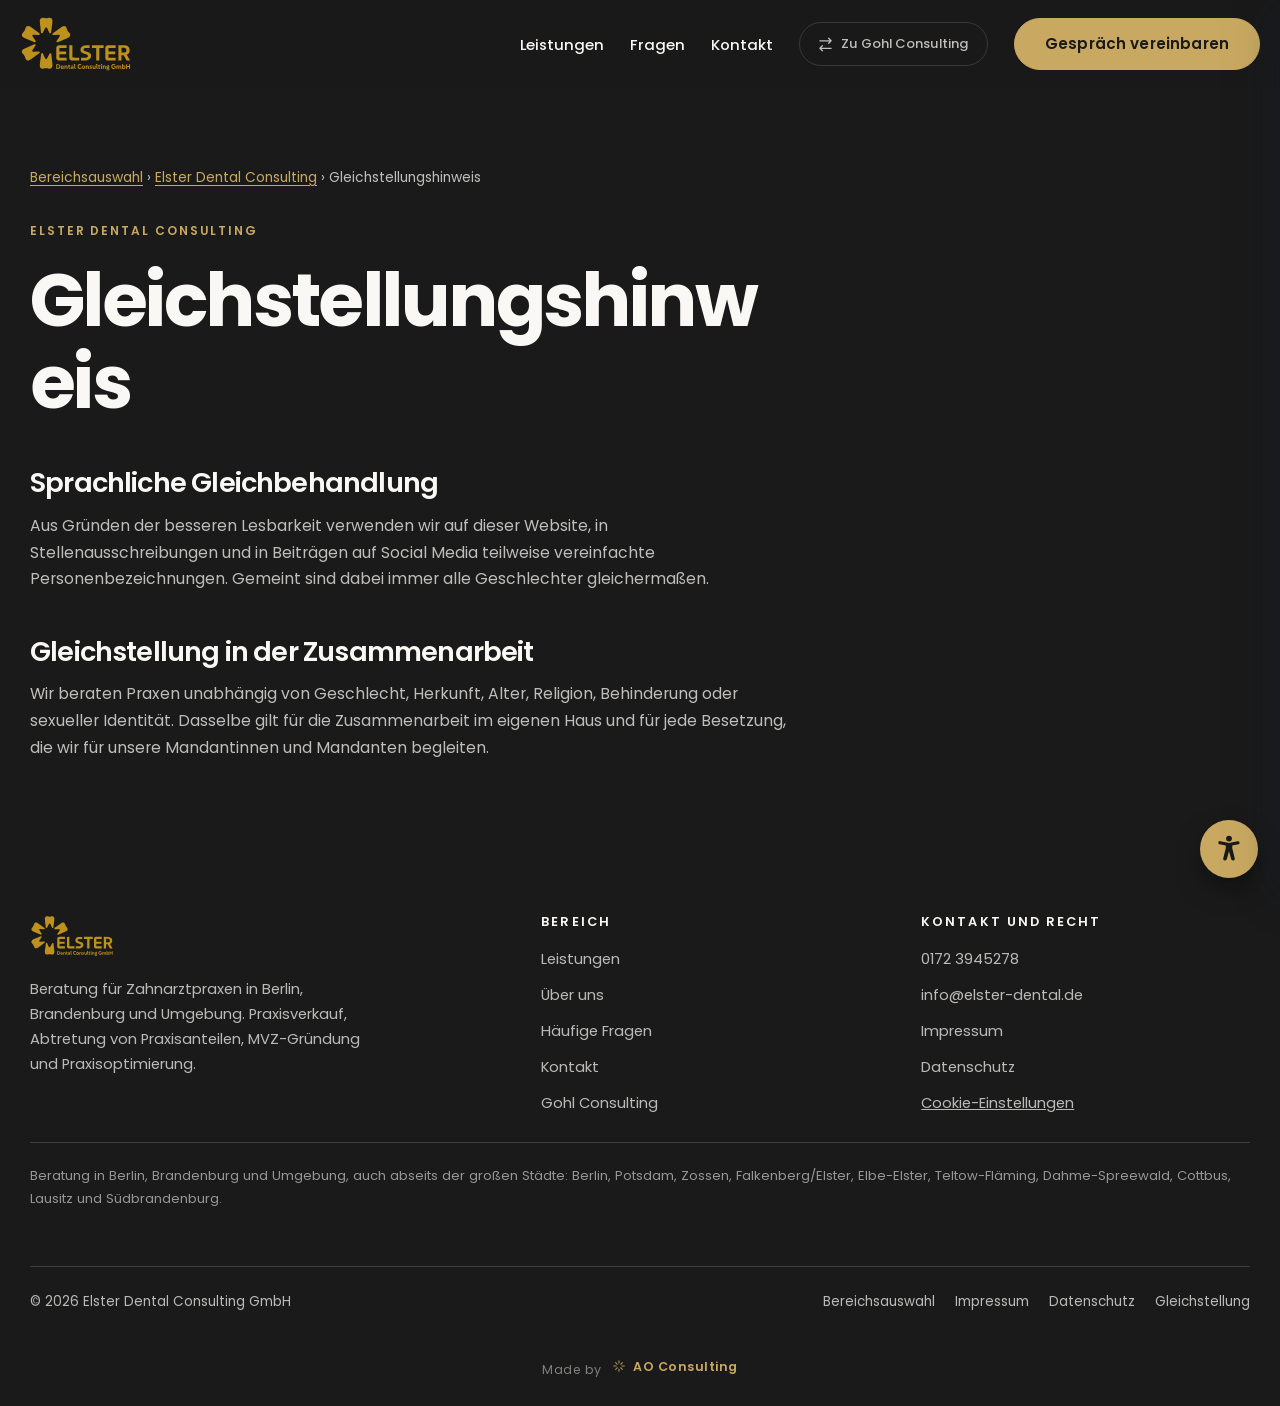
<file: website/gleichstellung-elster-dental.html>
<!DOCTYPE html>
<!-- ============================================================================
     GLEICHSTELLUNG-ELSTER-DENTAL.HTML
     Version 0.1 | 14.09.2026 | Erster Entwurf.
     ENTWURF, KEINE RECHTSBERATUNG. Fehlende Pflichtangaben sind im Text gelb
     markiert. Vollstaendige Liste in LIESMICH.md.
     ============================================================================ -->
<html lang="de" data-marke="elster">
<head>
<meta charset="utf-8">
<meta name="viewport" content="width=device-width, initial-scale=1">
<title>Gleichstellungshinweis | Elster Dental Consulting</title>
<meta name="description" content="Hinweis zur sprachlichen Gleichbehandlung auf dieser Website und zur Gleichstellung in der Zusammenarbeit bei Elster Dental Consulting.">
<meta name="robots" content="noindex, follow">
<link rel="canonical" href="https://www.gohl-consulting.de/gleichstellung-elster-dental.html">
<meta name="theme-color" content="#1A1A1A">
<link rel="icon" href="img/favicon-elster-dental.svg" type="image/svg+xml">
<link rel="icon" href="img/favicon-elster-dental-32.png" sizes="32x32" type="image/png">
<link rel="apple-touch-icon" href="img/apple-touch-icon-elster-dental.png">
<link rel="preload" href="fonts/poppins-latin-400-normal.woff2" as="font" type="font/woff2" crossorigin>
<link rel="preload" href="fonts/poppins-latin-600-normal.woff2" as="font" type="font/woff2" crossorigin>
<link rel="stylesheet" href="assets/schrift.css">
<link rel="stylesheet" href="assets/stil.css">
<link rel="stylesheet" href="assets/barrierefreiheit.css">
<link rel="stylesheet" href="assets/einwilligung.css">
</head>
<body>

<a class="sprunglink" href="#inhalt">Zum Inhalt springen</a>

<header class="kopf">
  <div class="wrap wrap--weit nav">
    <a href="elster-dental.html" class="nav__logo" aria-label="Zur Startseite von Elster Dental Consulting">
      <img src="img/elster-dental-consulting-logo-gold.svg" alt="Elster Dental Consulting" width="690" height="345" decoding="async">
    </a>
    <ul class="nav__liste" id="menue-recht">
      <li><a href="elster-dental.html#leistungen">Leistungen</a></li>
      <li><a href="elster-dental.html#faq">Fragen</a></li>
      <li><a href="elster-dental.html#kontakt">Kontakt</a></li>
    </ul>
    <a class="nav__wechsel" href="gohl-consulting.html">
      <svg viewBox="0 0 24 24" fill="none" stroke="currentColor" stroke-width="2" stroke-linecap="round" stroke-linejoin="round" aria-hidden="true"><path d="M17 2l4 4-4 4M3 6h18M7 22l-4-4 4-4M21 18H3"/></svg>
      <span>Zu Gohl Consulting</span>
    </a>
    <a href="elster-dental.html#kontakt" class="btn btn--gold nav__cta">Gespr&auml;ch vereinbaren</a>
    <button class="nav__burger" type="button" aria-label="Men&uuml; &ouml;ffnen"><span></span><span></span><span></span></button>
  </div>
</header>

<main id="inhalt" class="recht">
  <div class="wrap">
    <nav aria-label="Brotkrumen" style="font-size:.86rem;margin-bottom:26px">
      <a href="index.html">Bereichsauswahl</a> &rsaquo;
      <a href="elster-dental.html">Elster Dental Consulting</a> &rsaquo;
      <span aria-current="page">Gleichstellungshinweis</span>
    </nav>
    <div class="recht__inhalt">
      <span class="kicker">Elster Dental Consulting</span>
      <h1>Gleichstellungshinweis</h1>
      <h2>Sprachliche Gleichbehandlung</h2>
      <p>Aus Gr&uuml;nden der besseren Lesbarkeit verwenden wir auf dieser Website, in
         Stellenausschreibungen und in Beitr&auml;gen auf Social Media teilweise vereinfachte
         Personenbezeichnungen. Gemeint sind dabei immer alle Geschlechter gleicherma&szlig;en.</p>

      <h2>Gleichstellung in der Zusammenarbeit</h2>
      <p>Wir beraten Praxen unabh&auml;ngig von Geschlecht, Herkunft, Alter, Religion,
         Behinderung oder sexueller Identit&auml;t. Dasselbe gilt f&uuml;r die Zusammenarbeit
         im eigenen Haus und f&uuml;r jede Besetzung, die wir f&uuml;r unsere Mandantinnen und
         Mandanten begleiten.</p>

    </div>
  </div>
</main>

<footer class="fuss">
  <div class="wrap">
    <div class="fuss__raster">
      <div>
        <img class="fuss__logo" src="img/elster-dental-consulting-logo-gold.svg" alt="Elster Dental Consulting" width="690" height="345" loading="lazy" decoding="async">
        <p class="fuss__text">Beratung f&uuml;r Zahnarztpraxen in Berlin, Brandenburg und Umgebung. Praxisverkauf, Abtretung von Praxisanteilen, MVZ-Gr&uuml;ndung und Praxisoptimierung.</p>
      </div>
      <div>
        <h3>Bereich</h3>
        <ul>
          <li><a href="elster-dental.html#leistungen">Leistungen</a></li>
          <li><a href="elster-dental.html#ueber">&Uuml;ber uns</a></li>
          <li><a href="elster-dental.html#faq">H&auml;ufige Fragen</a></li>
          <li><a href="elster-dental.html#kontakt">Kontakt</a></li>
          <li><a href="gohl-consulting.html">Gohl Consulting</a></li>
        </ul>
      </div>
      <div>
        <h3>Kontakt und Recht</h3>
        <ul>
          <li><a href="tel:+491723945278">0172 3945278</a></li>
          <li><a href="mailto:info@elster-dental.de">info@elster-dental.de</a></li>

          <li><a href="impressum-elster-dental.html">Impressum</a></li>
          <li><a href="datenschutz-elster-dental.html">Datenschutz</a></li>
          <li><button type="button" class="fuss__widerruf" data-einwilligung-oeffnen>Cookie-Einstellungen</button></li>
        </ul>
      </div>
    </div>

    <p class="fuss__region">Beratung in Berlin, Brandenburg und Umgebung, auch abseits der gro&szlig;en St&auml;dte:
       Berlin, Potsdam, Zossen, Falkenberg/Elster, Elbe-Elster, Teltow-Fl&auml;ming, Dahme-Spreewald, Cottbus,
       Lausitz und S&uuml;dbrandenburg.</p>

    <div class="fuss__leiste">
      <span>&copy; <span data-jahr>2026</span> Elster Dental Consulting GmbH</span>
      <nav aria-label="Rechtliches">
        <a href="index.html">Bereichsauswahl</a>
        <a href="impressum-elster-dental.html">Impressum</a>
        <a href="datenschutz-elster-dental.html">Datenschutz</a>
        <a href="gleichstellung-elster-dental.html">Gleichstellung</a>
      </nav>
    </div>

    <!-- Signatur des Hauses. Steht auf jeder Seite, dezent unter der
         Rechtszeile, damit sie die Pflichtangaben nicht verdraengt. -->
    <p class="fuss__ao">
      <span>Made by</span>
      <a href="https://ao-consult.de/" target="_blank" rel="noopener">
        <svg viewBox="0 0 24 24" fill="none" stroke="currentColor" stroke-width="1.8" stroke-linecap="round" stroke-linejoin="round" aria-hidden="true"><path d="M12 3v4M12 17v4M3 12h4M17 12h4M6.3 6.3l2.8 2.8M14.9 14.9l2.8 2.8M17.7 6.3l-2.8 2.8M9.1 14.9l-2.8 2.8"/></svg>
        AO Consulting
      </a>
    </p>
  </div>
</footer>

<script>
  window.AO_EINWILLIGUNG = {
    datenschutz: 'datenschutz-elster-dental.html',
    impressum: 'impressum-elster-dental.html',
    kategorien: [{
      id: 'notwendig',
      name: 'Notwendig',
      kurz: 'H\u00e4lt die Website funktionsf\u00e4hig und speichert Ihre Entscheidung aus diesem Fenster. Ohne diese Funktionen l\u00e4sst sich die Seite nicht sinnvoll anzeigen.',
      pflicht: true,
      dienste: [{
        name: 'Einwilligungsspeicher',
        anbieter: 'Elster Dental Consulting GmbH, Bahnhofstr. 4, 04895 Falkenberg/Elster',
        zweck: 'Speichert, welchen Diensten Sie zugestimmt haben, damit Sie nicht bei jedem Aufruf erneut gefragt werden.',
        art: 'Lokaler Speicher im Browser, kein Cookie',
        dauer: '12 Monate'
      }]
    }]
  };
</script>
<script src="assets/einwilligung.js" defer></script>
<script src="assets/skript.js" defer></script>
<script src="assets/barrierefreiheit.js" defer></script>
<script src="assets/statistik.js" defer></script>
</body>
</html>
</file>
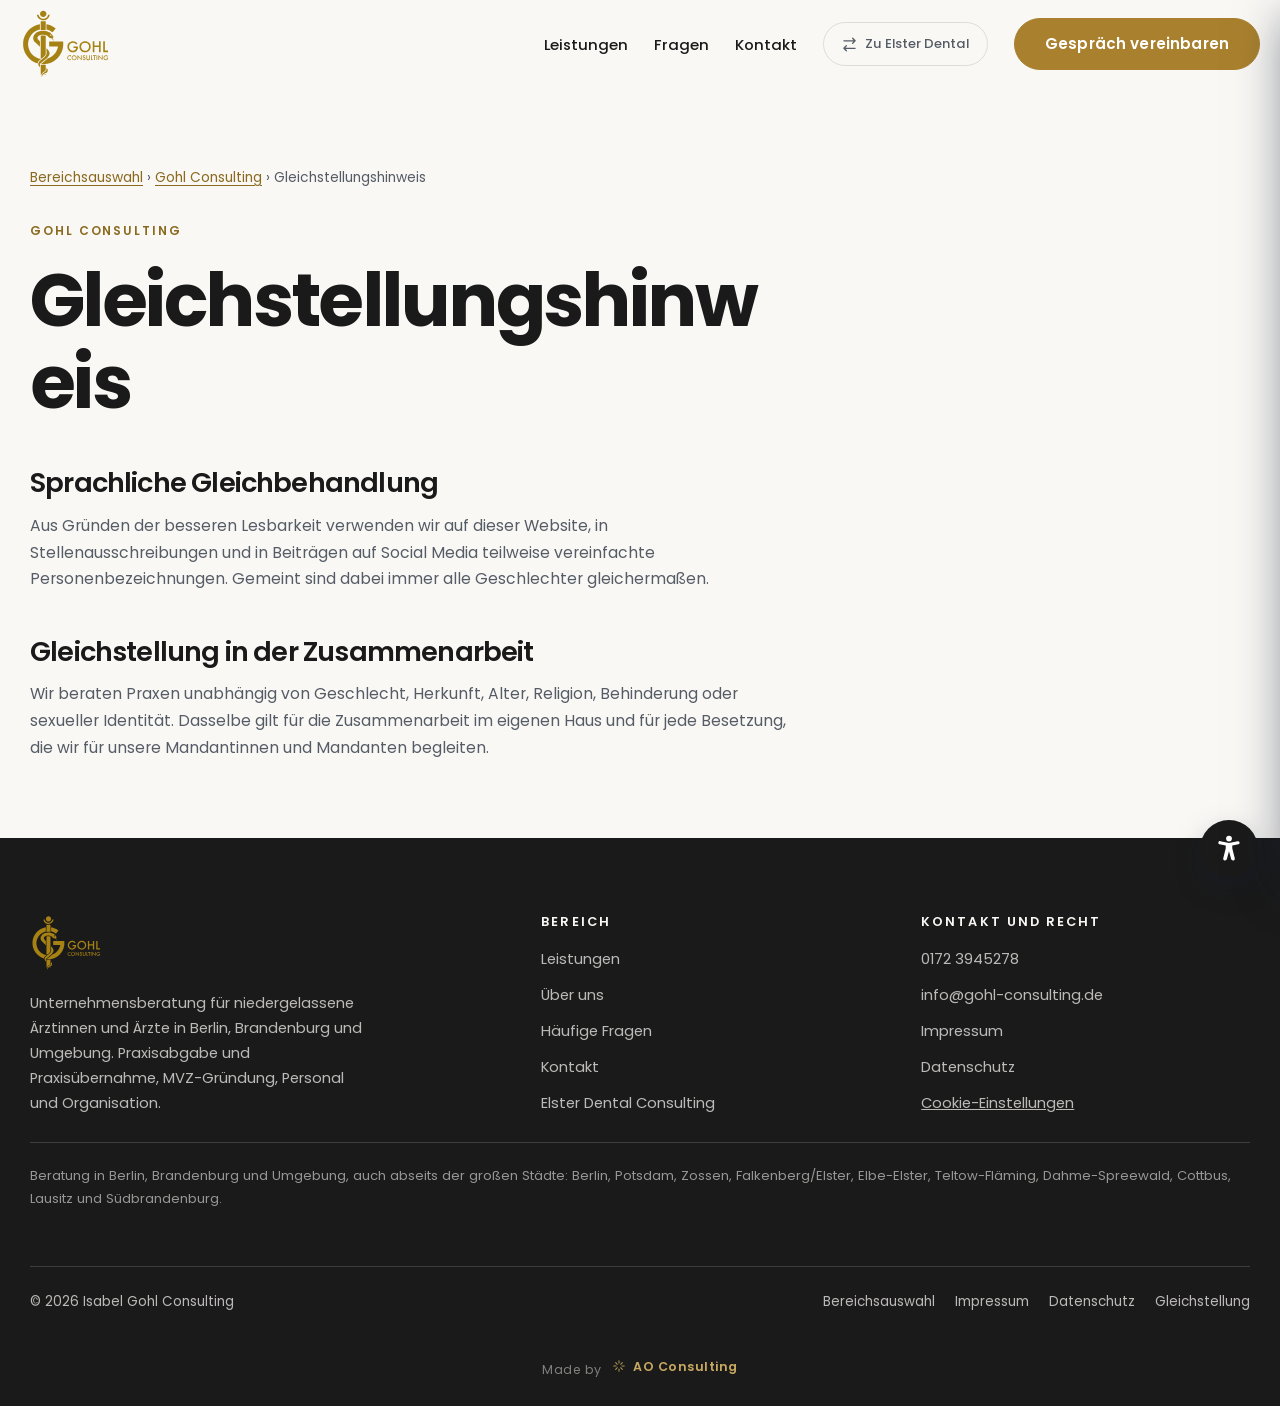
<file: website/gleichstellung-gohl-consulting.html>
<!DOCTYPE html>
<!-- ============================================================================
     GLEICHSTELLUNG-GOHL-CONSULTING.HTML
     Version 0.1 | 14.09.2026 | Erster Entwurf.
     ENTWURF, KEINE RECHTSBERATUNG. Fehlende Pflichtangaben sind im Text gelb
     markiert. Vollstaendige Liste in LIESMICH.md.
     ============================================================================ -->
<html lang="de" data-marke="gohl">
<head>
<meta charset="utf-8">
<meta name="viewport" content="width=device-width, initial-scale=1">
<title>Gleichstellungshinweis | Gohl Consulting</title>
<meta name="description" content="Hinweis zur sprachlichen Gleichbehandlung auf dieser Website und zur Gleichstellung in der Zusammenarbeit bei Gohl Consulting.">
<meta name="robots" content="noindex, follow">
<link rel="canonical" href="https://www.gohl-consulting.de/gleichstellung-gohl-consulting.html">
<meta name="theme-color" content="#FAF8F5">
<link rel="icon" href="img/favicon-gohl-consulting.svg" type="image/svg+xml">
<link rel="icon" href="img/favicon-gohl-consulting-32.png" sizes="32x32" type="image/png">
<link rel="apple-touch-icon" href="img/apple-touch-icon-gohl-consulting.png">
<link rel="preload" href="fonts/poppins-latin-400-normal.woff2" as="font" type="font/woff2" crossorigin>
<link rel="preload" href="fonts/poppins-latin-600-normal.woff2" as="font" type="font/woff2" crossorigin>
<link rel="stylesheet" href="assets/schrift.css">
<link rel="stylesheet" href="assets/stil.css">
<link rel="stylesheet" href="assets/barrierefreiheit.css">
<link rel="stylesheet" href="assets/einwilligung.css">
</head>
<body>

<a class="sprunglink" href="#inhalt">Zum Inhalt springen</a>

<header class="kopf">
  <div class="wrap wrap--weit nav">
    <a href="gohl-consulting.html" class="nav__logo" aria-label="Zur Startseite von Gohl Consulting">
      <img src="img/gohl-consulting-logo-gold.svg" alt="Gohl Consulting" width="690" height="520" decoding="async">
    </a>
    <ul class="nav__liste" id="menue-recht">
      <li><a href="gohl-consulting.html#leistungen">Leistungen</a></li>
      <li><a href="gohl-consulting.html#faq">Fragen</a></li>
      <li><a href="gohl-consulting.html#kontakt">Kontakt</a></li>
    </ul>
    <a class="nav__wechsel" href="elster-dental.html">
      <svg viewBox="0 0 24 24" fill="none" stroke="currentColor" stroke-width="2" stroke-linecap="round" stroke-linejoin="round" aria-hidden="true"><path d="M17 2l4 4-4 4M3 6h18M7 22l-4-4 4-4M21 18H3"/></svg>
      <span>Zu Elster Dental</span>
    </a>
    <a href="gohl-consulting.html#kontakt" class="btn btn--gold nav__cta">Gespr&auml;ch vereinbaren</a>
    <button class="nav__burger" type="button" aria-label="Men&uuml; &ouml;ffnen"><span></span><span></span><span></span></button>
  </div>
</header>

<main id="inhalt" class="recht">
  <div class="wrap">
    <nav aria-label="Brotkrumen" style="font-size:.86rem;margin-bottom:26px">
      <a href="index.html">Bereichsauswahl</a> &rsaquo;
      <a href="gohl-consulting.html">Gohl Consulting</a> &rsaquo;
      <span aria-current="page">Gleichstellungshinweis</span>
    </nav>
    <div class="recht__inhalt">
      <span class="kicker">Gohl Consulting</span>
      <h1>Gleichstellungshinweis</h1>
      <h2>Sprachliche Gleichbehandlung</h2>
      <p>Aus Gr&uuml;nden der besseren Lesbarkeit verwenden wir auf dieser Website, in
         Stellenausschreibungen und in Beitr&auml;gen auf Social Media teilweise vereinfachte
         Personenbezeichnungen. Gemeint sind dabei immer alle Geschlechter gleicherma&szlig;en.</p>

      <h2>Gleichstellung in der Zusammenarbeit</h2>
      <p>Wir beraten Praxen unabh&auml;ngig von Geschlecht, Herkunft, Alter, Religion,
         Behinderung oder sexueller Identit&auml;t. Dasselbe gilt f&uuml;r die Zusammenarbeit
         im eigenen Haus und f&uuml;r jede Besetzung, die wir f&uuml;r unsere Mandantinnen und
         Mandanten begleiten.</p>

    </div>
  </div>
</main>

<footer class="fuss">
  <div class="wrap">
    <div class="fuss__raster">
      <div>
        <img class="fuss__logo" src="img/gohl-consulting-logo-gold.svg" alt="Gohl Consulting" width="690" height="520" loading="lazy" decoding="async">
        <p class="fuss__text">Unternehmensberatung f&uuml;r niedergelassene &Auml;rztinnen und &Auml;rzte in Berlin, Brandenburg und Umgebung. Praxisabgabe und Praxis&uuml;bernahme, MVZ-Gr&uuml;ndung, Personal und Organisation.</p>
      </div>
      <div>
        <h3>Bereich</h3>
        <ul>
          <li><a href="gohl-consulting.html#leistungen">Leistungen</a></li>
          <li><a href="gohl-consulting.html#ueber">&Uuml;ber uns</a></li>
          <li><a href="gohl-consulting.html#faq">H&auml;ufige Fragen</a></li>
          <li><a href="gohl-consulting.html#kontakt">Kontakt</a></li>
          <li><a href="elster-dental.html">Elster Dental Consulting</a></li>
        </ul>
      </div>
      <div>
        <h3>Kontakt und Recht</h3>
        <ul>
          <li><a href="tel:+491723945278">0172 3945278</a></li>
          <li><a href="mailto:info@gohl-consulting.de">info@gohl-consulting.de</a></li>

          <li><a href="impressum-gohl-consulting.html">Impressum</a></li>
          <li><a href="datenschutz-gohl-consulting.html">Datenschutz</a></li>
          <li><button type="button" class="fuss__widerruf" data-einwilligung-oeffnen>Cookie-Einstellungen</button></li>
        </ul>
      </div>
    </div>

    <p class="fuss__region">Beratung in Berlin, Brandenburg und Umgebung, auch abseits der gro&szlig;en St&auml;dte:
       Berlin, Potsdam, Zossen, Falkenberg/Elster, Elbe-Elster, Teltow-Fl&auml;ming, Dahme-Spreewald, Cottbus,
       Lausitz und S&uuml;dbrandenburg.</p>

    <div class="fuss__leiste">
      <span>&copy; <span data-jahr>2026</span> Isabel Gohl Consulting</span>
      <nav aria-label="Rechtliches">
        <a href="index.html">Bereichsauswahl</a>
        <a href="impressum-gohl-consulting.html">Impressum</a>
        <a href="datenschutz-gohl-consulting.html">Datenschutz</a>
        <a href="gleichstellung-gohl-consulting.html">Gleichstellung</a>
      </nav>
    </div>

    <!-- Signatur des Hauses. Steht auf jeder Seite, dezent unter der
         Rechtszeile, damit sie die Pflichtangaben nicht verdraengt. -->
    <p class="fuss__ao">
      <span>Made by</span>
      <a href="https://ao-consult.de/" target="_blank" rel="noopener">
        <svg viewBox="0 0 24 24" fill="none" stroke="currentColor" stroke-width="1.8" stroke-linecap="round" stroke-linejoin="round" aria-hidden="true"><path d="M12 3v4M12 17v4M3 12h4M17 12h4M6.3 6.3l2.8 2.8M14.9 14.9l2.8 2.8M17.7 6.3l-2.8 2.8M9.1 14.9l-2.8 2.8"/></svg>
        AO Consulting
      </a>
    </p>
  </div>
</footer>

<script>
  window.AO_EINWILLIGUNG = {
    datenschutz: 'datenschutz-gohl-consulting.html',
    impressum: 'impressum-gohl-consulting.html',
    kategorien: [{
      id: 'notwendig',
      name: 'Notwendig',
      kurz: 'H\u00e4lt die Website funktionsf\u00e4hig und speichert Ihre Entscheidung aus diesem Fenster. Ohne diese Funktionen l\u00e4sst sich die Seite nicht sinnvoll anzeigen.',
      pflicht: true,
      dienste: [{
        name: 'Einwilligungsspeicher',
        anbieter: 'Isabel Gohl Consulting, Hildegardstr. 32, 15806 Zossen',
        zweck: 'Speichert, welchen Diensten Sie zugestimmt haben, damit Sie nicht bei jedem Aufruf erneut gefragt werden.',
        art: 'Lokaler Speicher im Browser, kein Cookie',
        dauer: '12 Monate'
      }]
    }]
  };
</script>
<script src="assets/einwilligung.js" defer></script>
<script src="assets/skript.js" defer></script>
<script src="assets/barrierefreiheit.js" defer></script>
<script src="assets/statistik.js" defer></script>
</body>
</html>
</file>
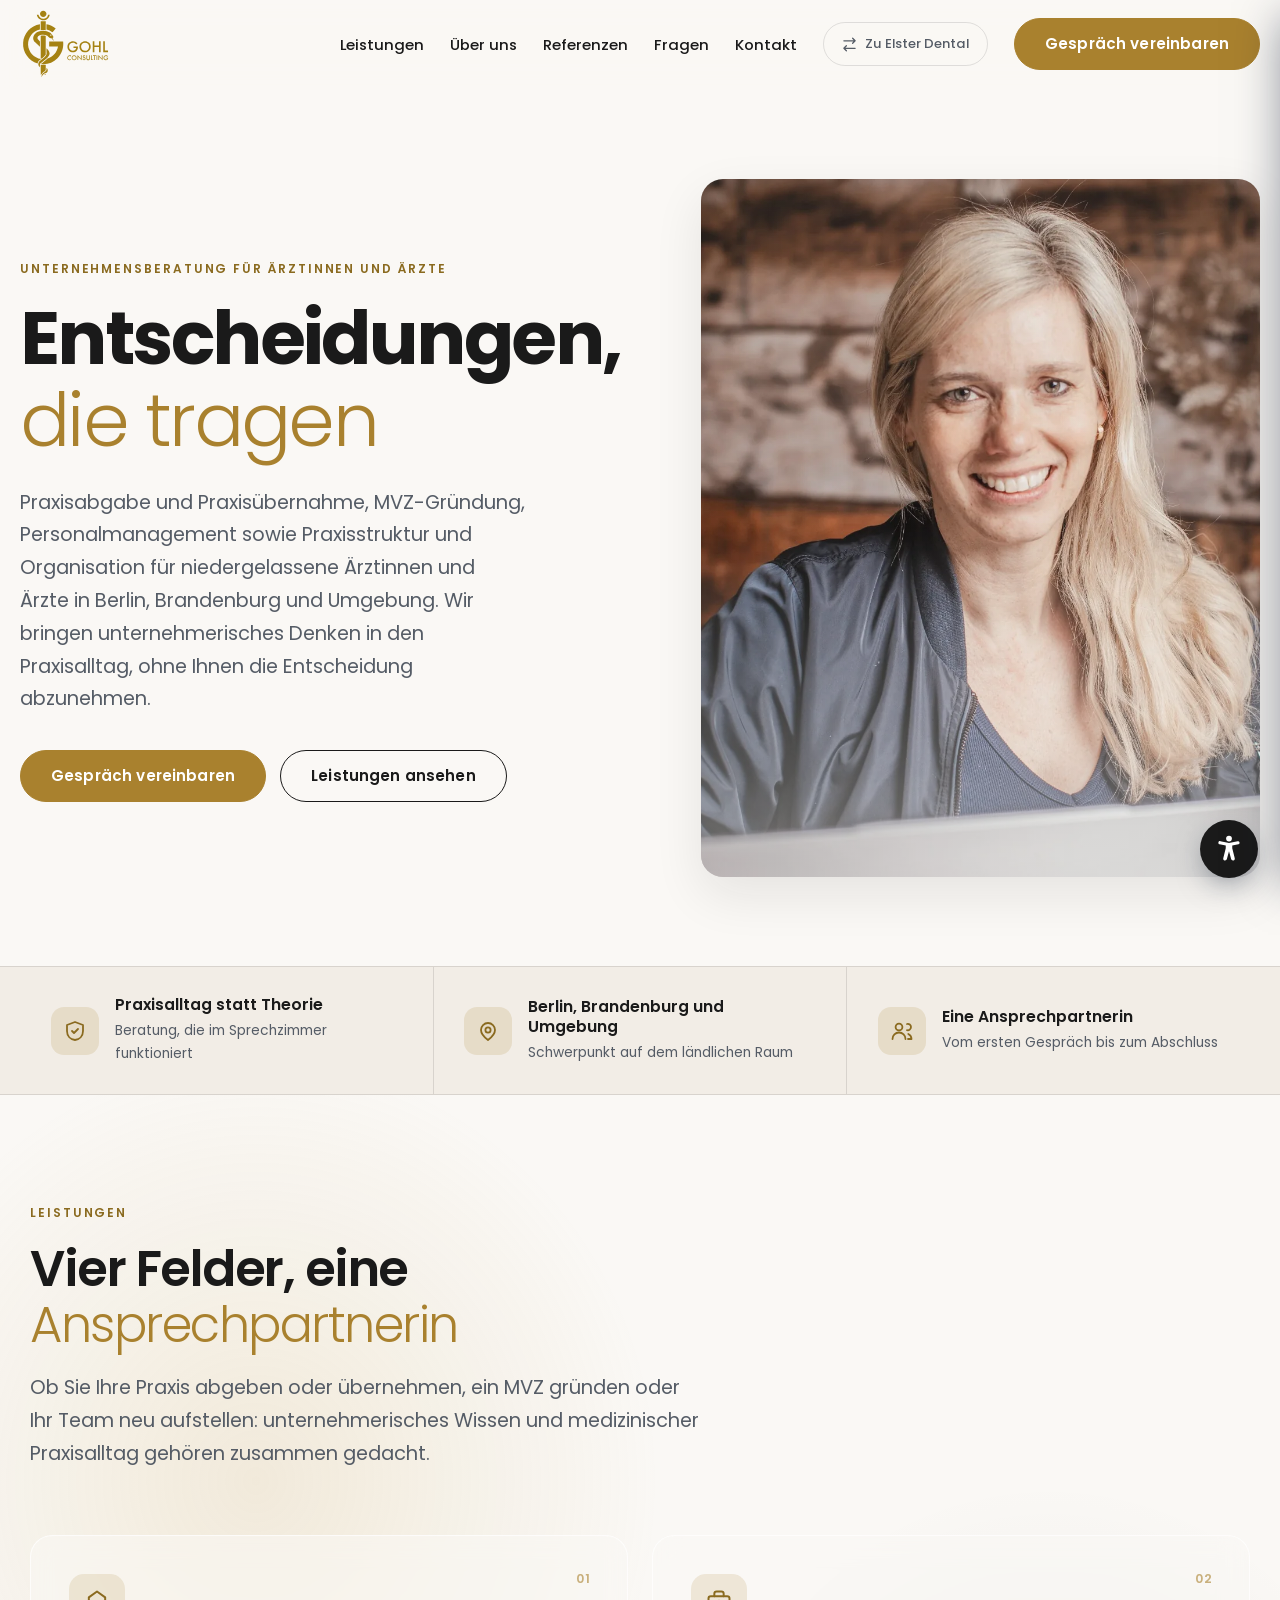
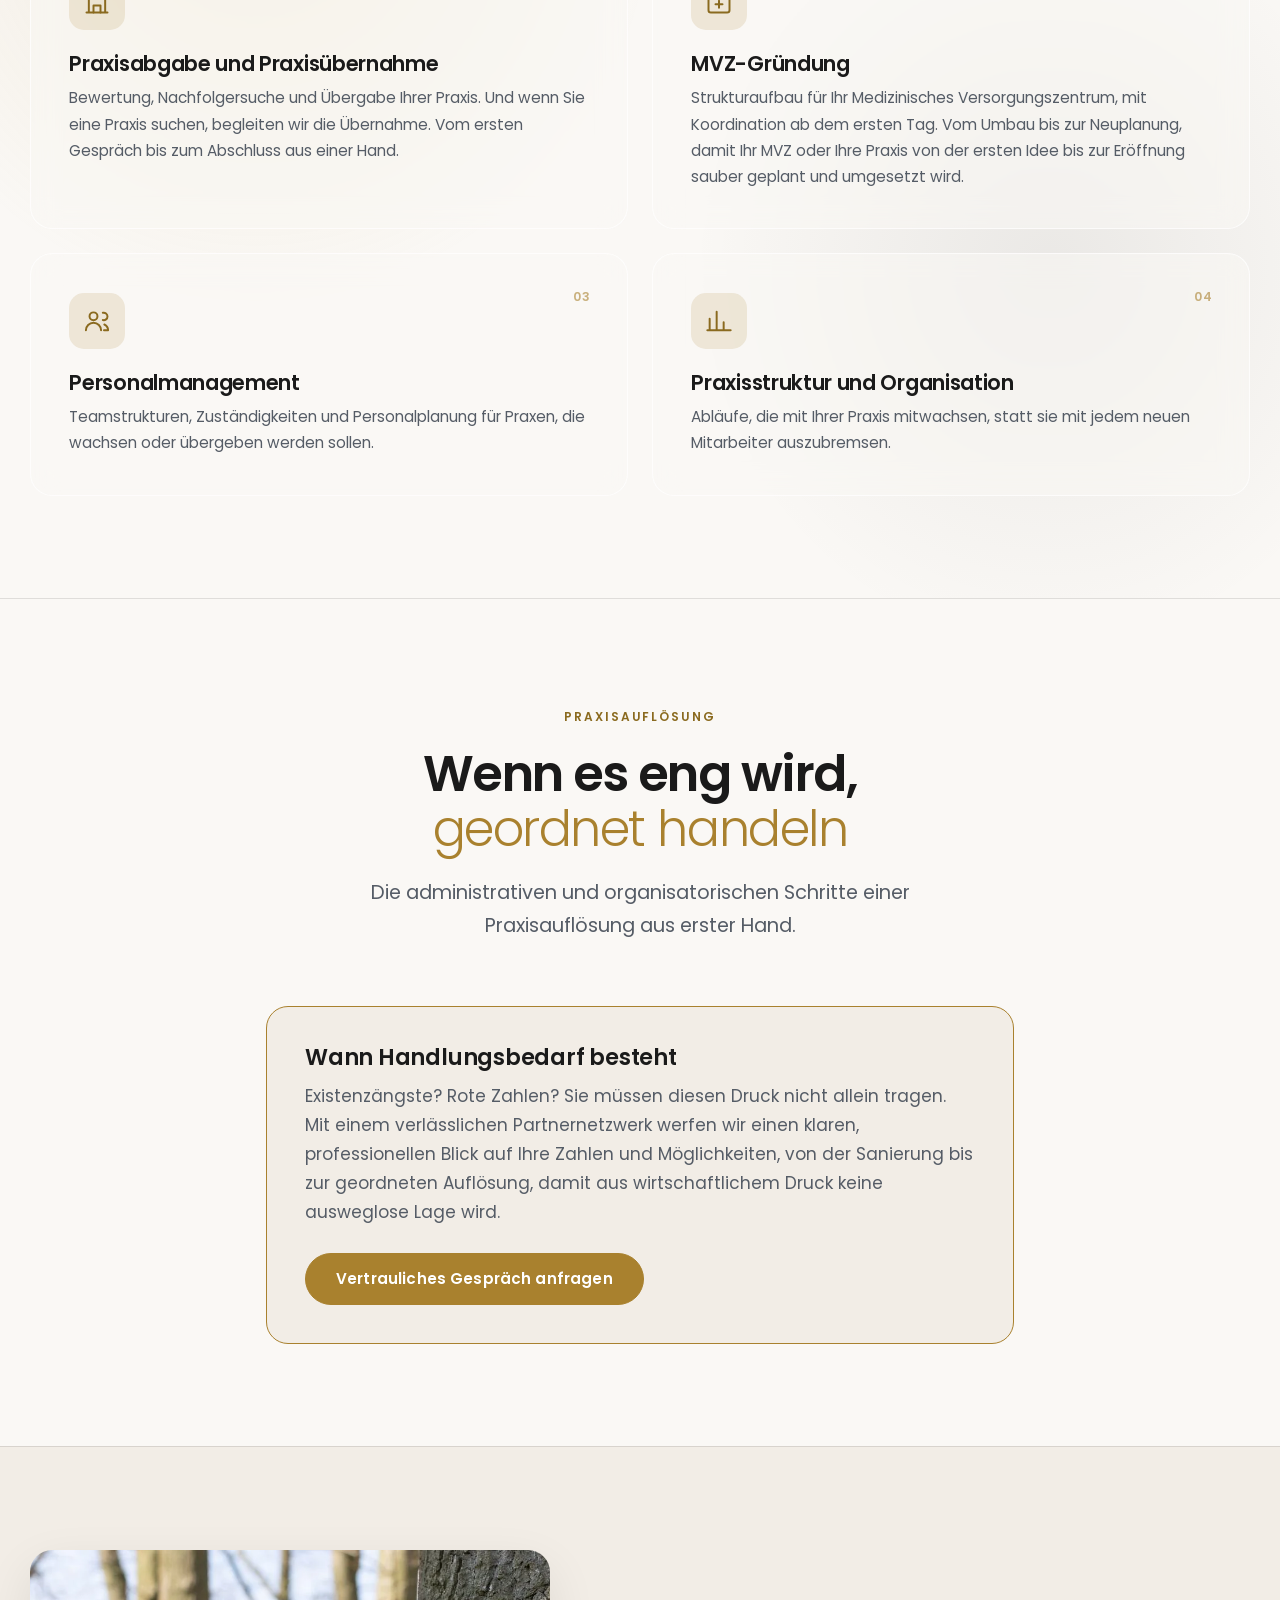
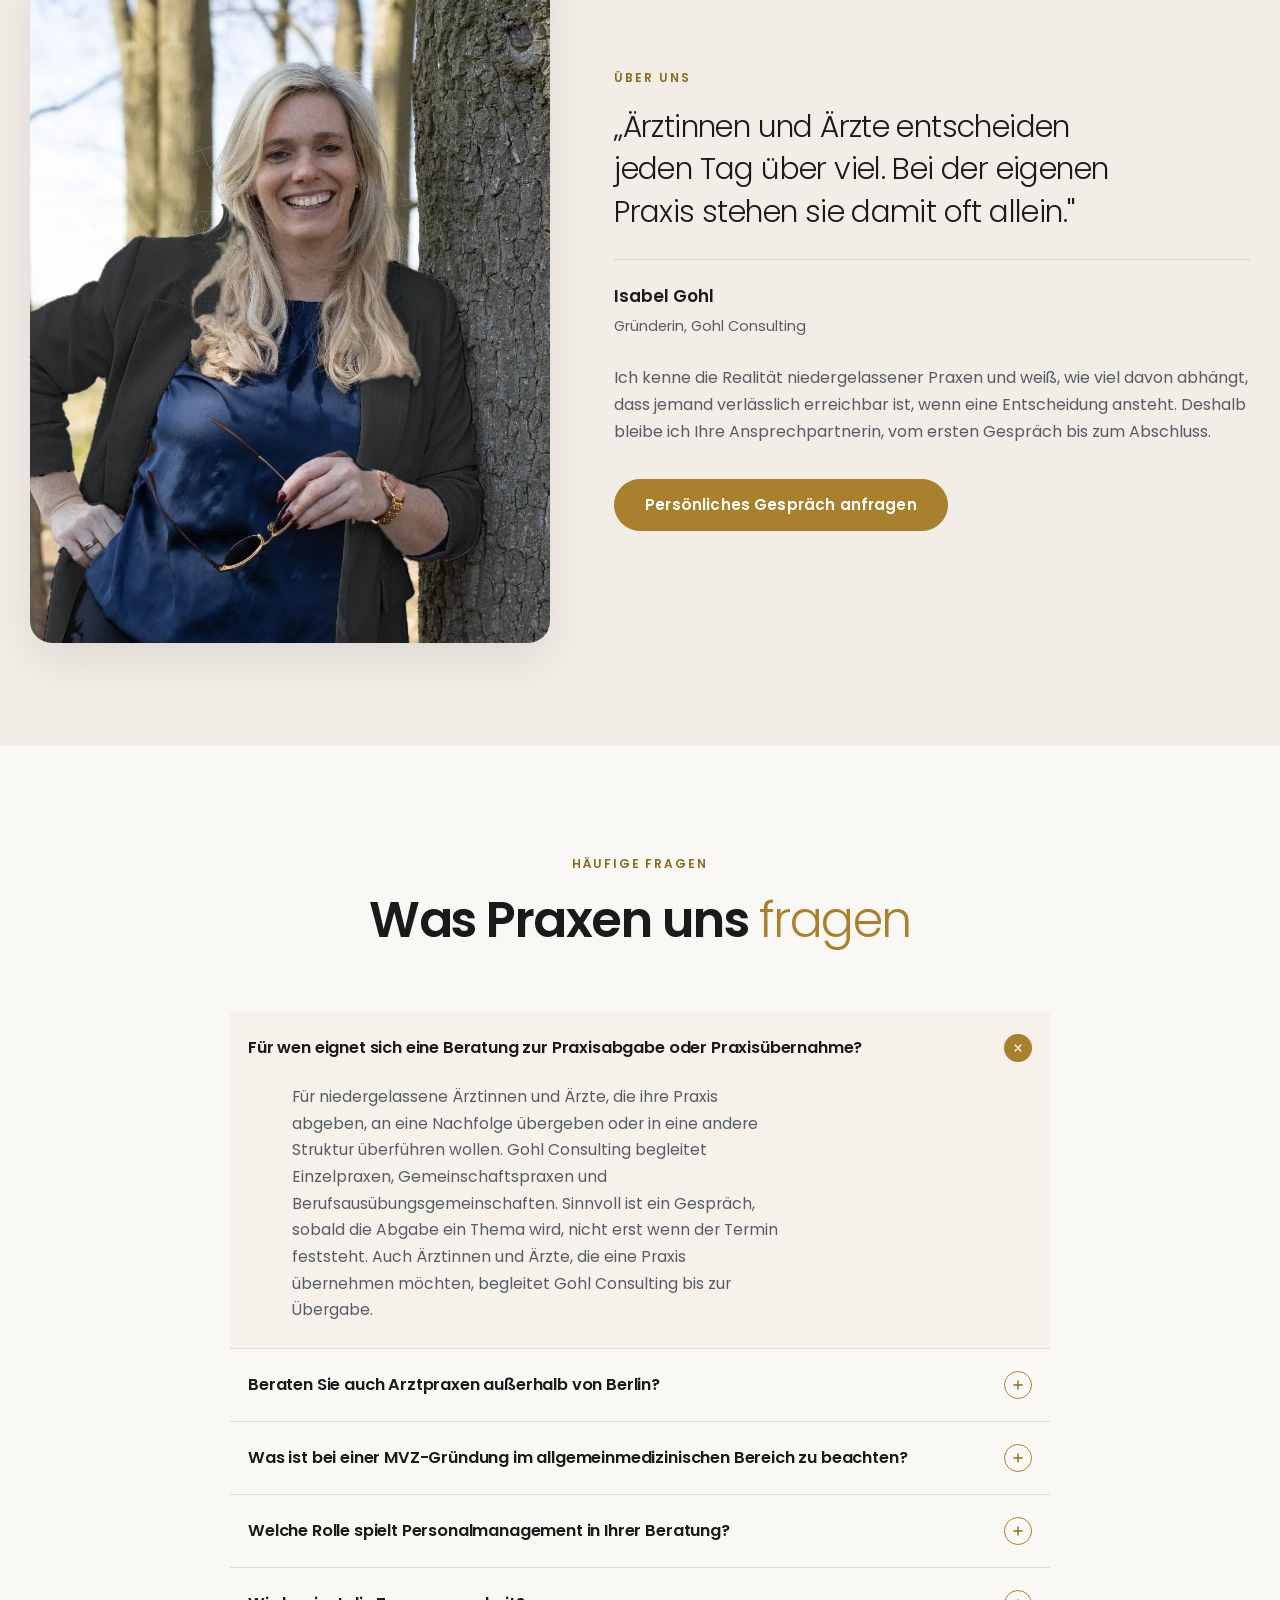
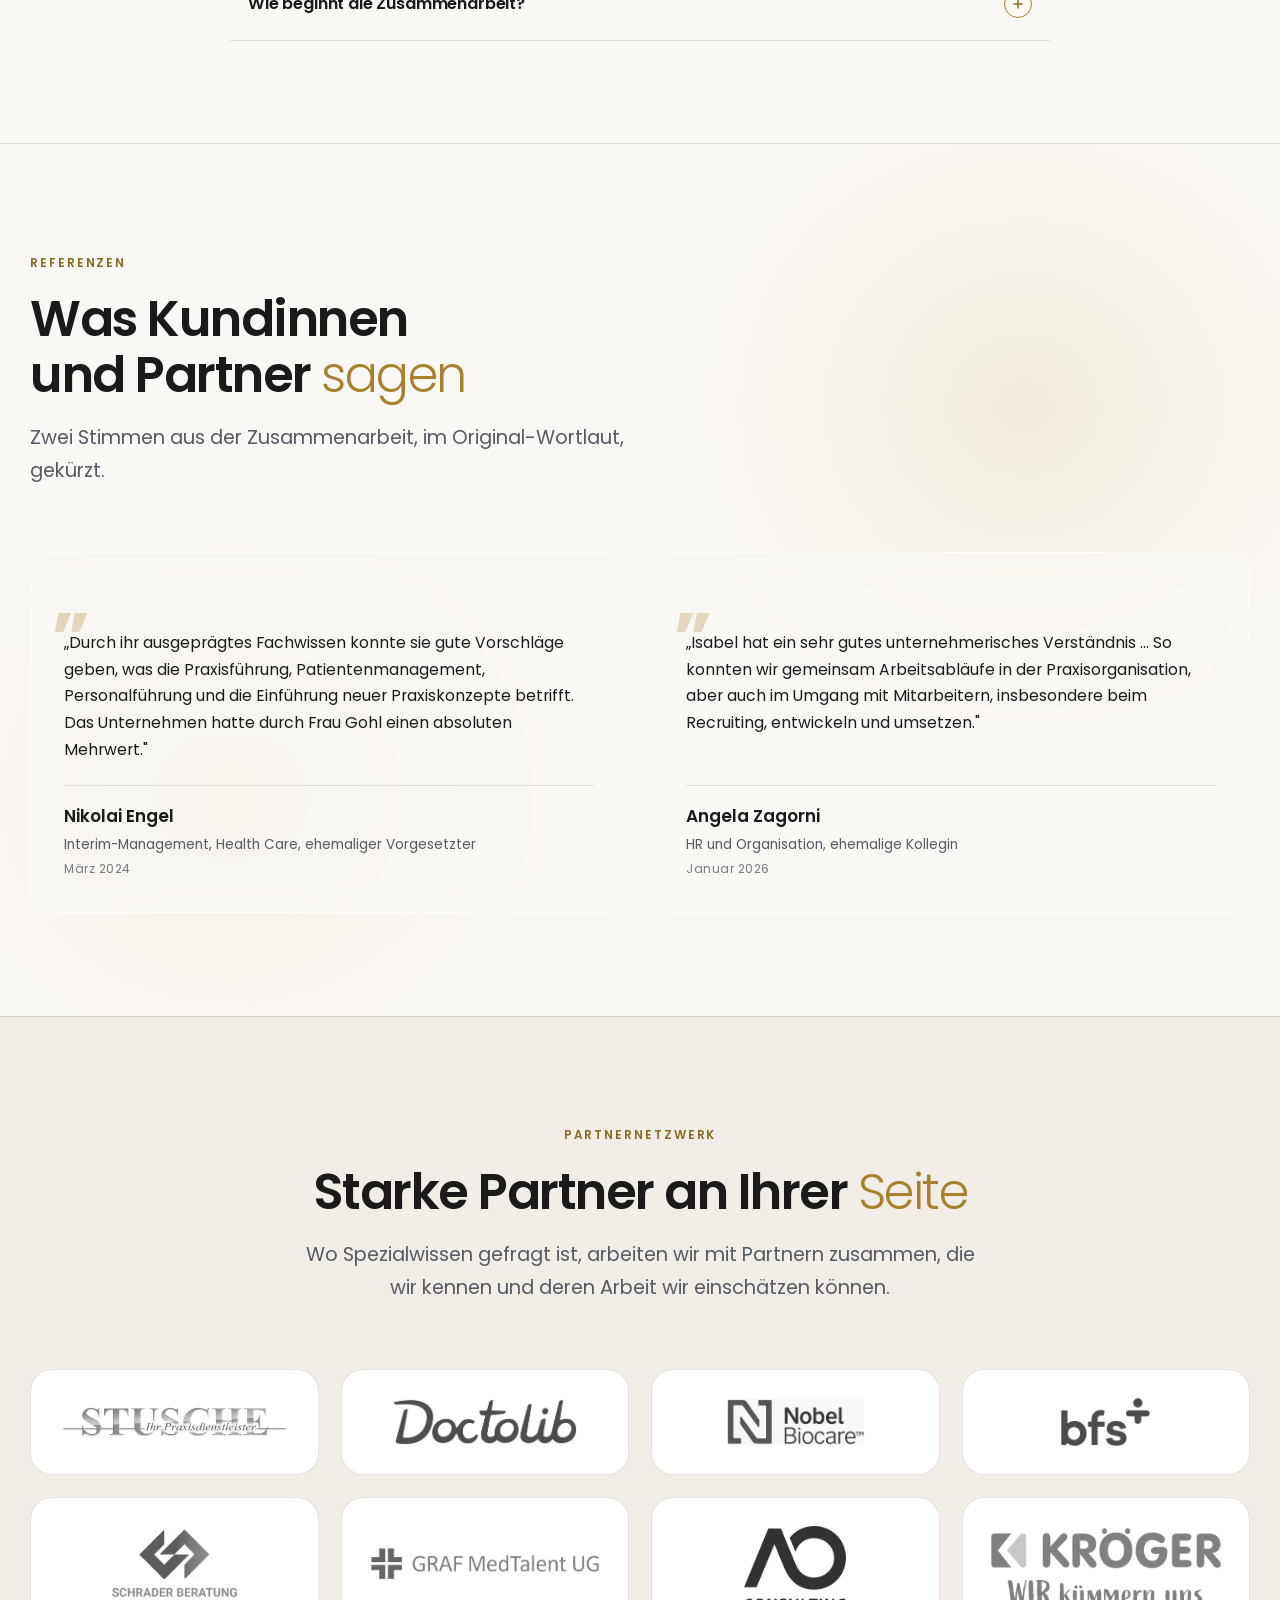
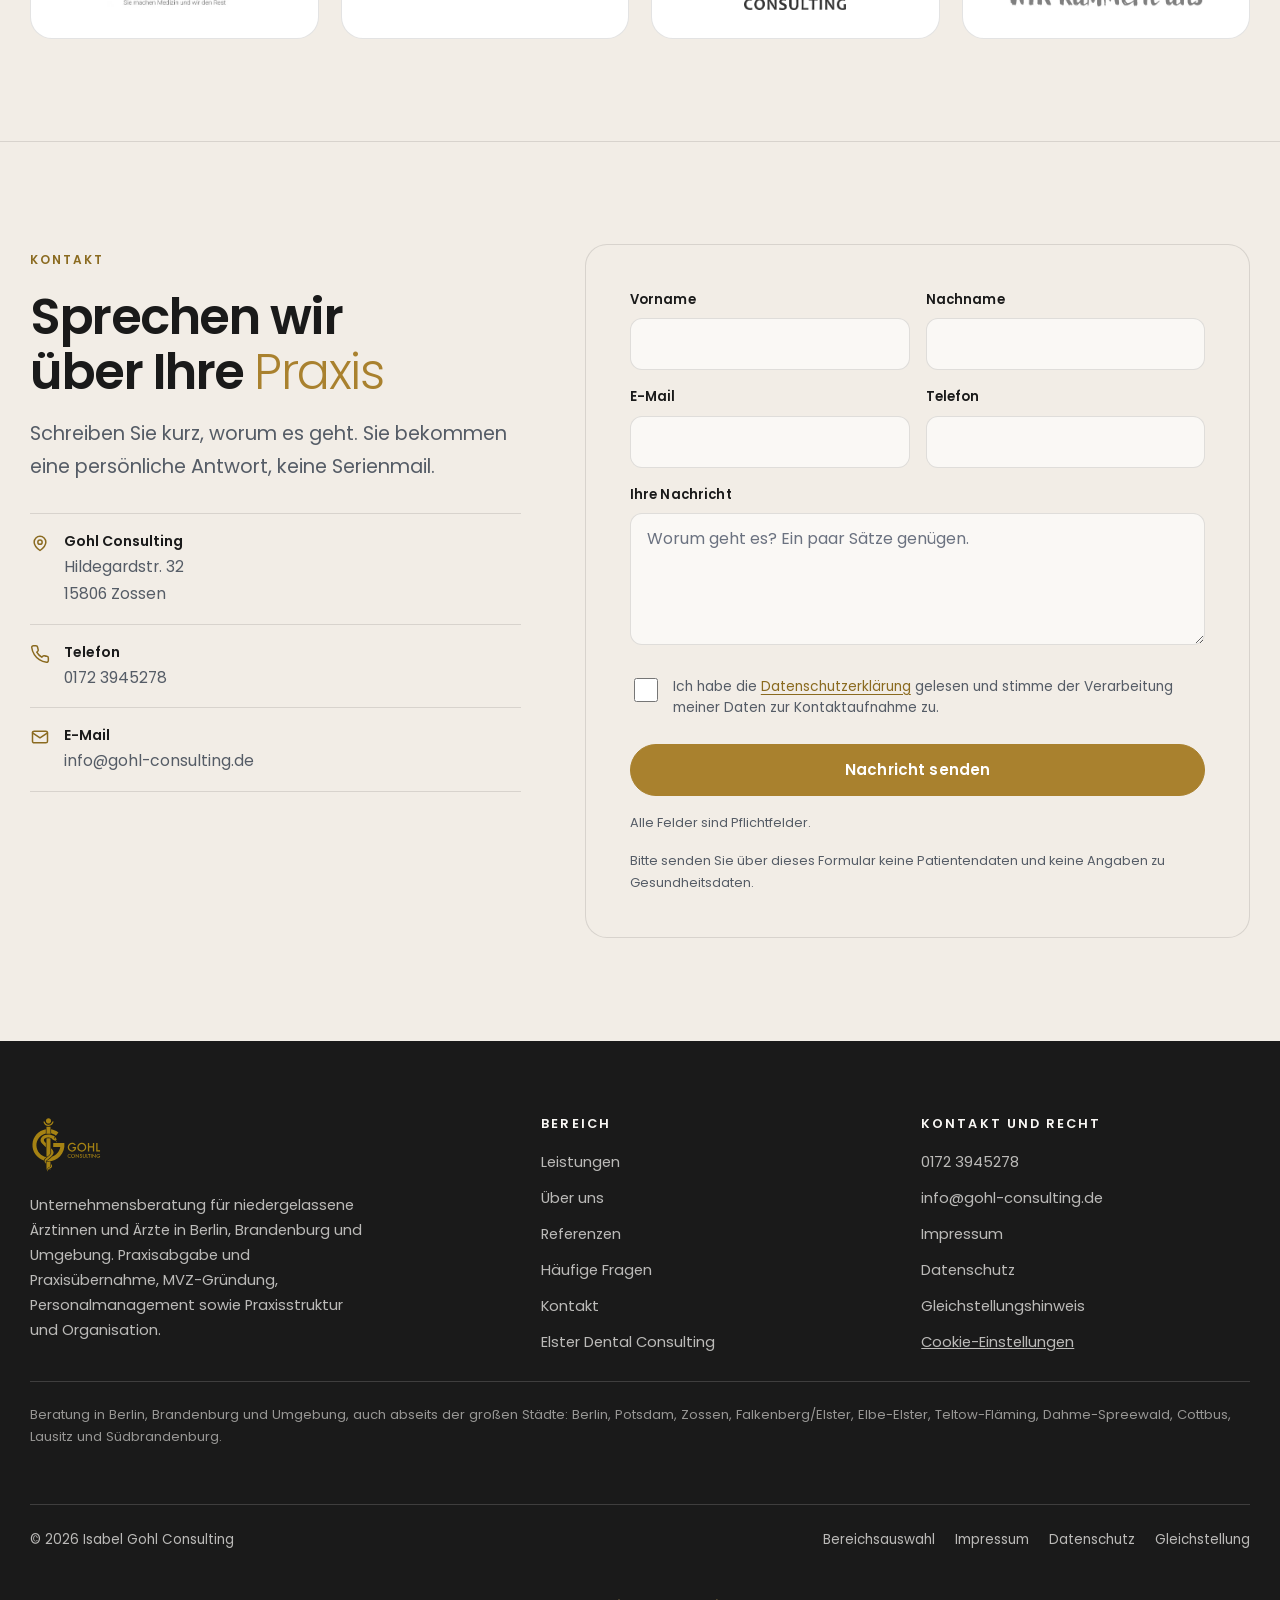
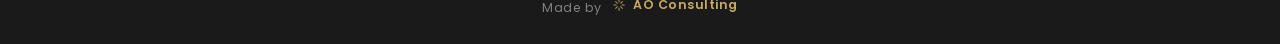
<file: website/gohl-consulting.html>
<!DOCTYPE html>
<!-- ============================================================================
     GOHL CONSULTING, Markenbereich Allgemeinmedizin
     Version 0.1 | 14.09.2026 | Erster Entwurf, Struktur und Texte neu.
     Entwurf, keine Rechtsberatung. Fachliche Freigabe steht aus.
     Domains in canonical und og:url sind Platzhalter.
     ============================================================================ -->
<html lang="de" data-marke="gohl">
<head>
<meta charset="utf-8">
<meta name="viewport" content="width=device-width, initial-scale=1">

<!-- Title: 78 Zeichen, Description: 168 Zeichen. Google zeigt rund 60 bzw. 155 Zeichen
     an, der Rest wird abgeschnitten. Lange Fassung auf Kundenwunsch vom 21.09.2026. -->
<title>Praxisberatung für Ärzte in Berlin, Brandenburg und Umgebung | Gohl Consulting</title>
<meta name="description" content="Gohl Consulting berät niedergelassene Ärztinnen und Ärzte in Berlin, Brandenburg und Umgebung bei Praxisabgabe und Praxisübernahme, MVZ-Gründung, Personalmanagement sowie Praxisstruktur und Organisation.">
<meta name="robots" content="index, follow, max-image-preview:large, max-snippet:-1">
<meta name="author" content="Isabel Gohl Consulting">
<link rel="canonical" href="https://www.gohl-consulting.de/gohl-consulting.html">

<meta property="og:type" content="website">
<meta property="og:locale" content="de_DE">
<meta property="og:site_name" content="Gohl Consulting">
<meta property="og:title" content="Praxisberatung für Ärzte in Berlin, Brandenburg und Umgebung | Gohl Consulting">
<meta property="og:description" content="Praxisabgabe und Praxisübernahme, MVZ-Gründung, Personalmanagement sowie Praxisstruktur und Organisation für niedergelassene Ärztinnen und Ärzte in Berlin, Brandenburg und Umgebung.">
<meta property="og:url" content="https://www.gohl-consulting.de/gohl-consulting.html">
<meta property="og:image" content="https://www.gohl-consulting.de/img/praxisberatung-arztpraxis-berlin-brandenburg-isabel-gohl.jpg">
<meta property="og:image:width" content="1600">
<meta property="og:image:height" content="1202">
<meta property="og:image:alt" content="Isabel Gohl, Beraterin für Arztpraxen in Berlin, Brandenburg und Umgebung">
<meta name="twitter:card" content="summary_large_image">
<meta name="twitter:title" content="Praxisberatung für Ärzte in Berlin, Brandenburg und Umgebung | Gohl Consulting">
<meta name="twitter:description" content="Praxisabgabe und Praxisübernahme, MVZ-Gründung, Personalmanagement sowie Praxisstruktur und Organisation für niedergelassene Ärztinnen und Ärzte in Berlin, Brandenburg und Umgebung.">
<meta name="twitter:image" content="https://www.gohl-consulting.de/img/praxisberatung-arztpraxis-berlin-brandenburg-isabel-gohl.jpg">

<meta name="theme-color" content="#FAF8F5">
<meta name="geo.region" content="DE-BB">
<meta name="geo.region" content="DE-BE">
<meta name="geo.placename" content="Zossen">

<link rel="icon" href="img/favicon-gohl-consulting.svg" type="image/svg+xml">
<link rel="icon" href="img/favicon-gohl-consulting-32.png" sizes="32x32" type="image/png">
<link rel="apple-touch-icon" href="img/apple-touch-icon-gohl-consulting.png">

<link rel="preload" href="fonts/poppins-latin-400-normal.woff2" as="font" type="font/woff2" crossorigin>
<link rel="preload" href="fonts/poppins-latin-600-normal.woff2" as="font" type="font/woff2" crossorigin>
<link rel="stylesheet" href="assets/schrift.css">
<link rel="stylesheet" href="assets/stil.css">
<link rel="stylesheet" href="assets/barrierefreiheit.css">
<link rel="stylesheet" href="assets/einwilligung.css">

<!-- Strukturierte Daten. Keine Erfahrungsjahre und keine Bewertungen:
     dafür liegt kein Beleg vor. Die FAQ-Antworten sind wortgleich mit dem
     sichtbaren Text der Seite. -->
<script type="application/ld+json">
{
  "@context": "https://schema.org",
  "@graph": [
    {
      "@type": "ProfessionalService",
      "@id": "https://www.gohl-consulting.de/gohl-consulting.html#unternehmen",
      "name": "Gohl Consulting",
      "legalName": "Isabel Gohl Consulting",
      "url": "https://www.gohl-consulting.de/gohl-consulting.html",
      "email": "info@gohl-consulting.de",
      "telephone": "+49 172 3945278",
      "areaServed": [
        { "@type": "State", "name": "Berlin" },
        { "@type": "State", "name": "Brandenburg" }
      ],
      "address": {
        "@type": "PostalAddress",
        "streetAddress": "Hildegardstr. 32",
        "postalCode": "15806",
        "addressLocality": "Zossen",
        "addressRegion": "Brandenburg",
        "addressCountry": "DE"
      },
      "description": "Gohl Consulting berät niedergelassene Ärztinnen und Ärzte in Berlin, Brandenburg und Umgebung bei Praxisabgabe und Praxisübernahme, MVZ-Gründung, Personalmanagement sowie Praxisstruktur und Organisation.",
      "knowsAbout": ["Praxisabgabe Arztpraxis", "Praxisübernahme Arztpraxis", "Medizinisches Versorgungszentrum", "Personalmanagement Arztpraxis", "Praxisorganisation", "Praxisauflösung"]
    },
    {
      "@type": "BreadcrumbList",
      "itemListElement": [
        { "@type": "ListItem", "position": 1, "name": "Startseite", "item": "https://www.gohl-consulting.de/" },
        { "@type": "ListItem", "position": 2, "name": "Gohl Consulting", "item": "https://www.gohl-consulting.de/gohl-consulting.html" }
      ]
    },
    {
      "@type": "FAQPage",
      "mainEntity": [
        {
          "@type": "Question",
          "name": "Für wen eignet sich eine Beratung zur Praxisabgabe oder Praxisübernahme?",
          "acceptedAnswer": { "@type": "Answer", "text": "Für niedergelassene Ärztinnen und Ärzte, die ihre Praxis abgeben, an eine Nachfolge übergeben oder in eine andere Struktur überführen wollen. Gohl Consulting begleitet Einzelpraxen, Gemeinschaftspraxen und Berufsausübungsgemeinschaften. Sinnvoll ist ein Gespräch, sobald die Abgabe ein Thema wird, nicht erst wenn der Termin feststeht. Auch Ärztinnen und Ärzte, die eine Praxis übernehmen möchten, begleitet Gohl Consulting bis zur Übergabe." }
        },
        {
          "@type": "Question",
          "name": "Beraten Sie auch Arztpraxen außerhalb von Berlin?",
          "acceptedAnswer": { "@type": "Answer", "text": "Ja, das ist der Schwerpunkt. Gohl Consulting arbeitet in Berlin, Brandenburg und Umgebung. Ein Schwerpunkt liegt auf dem ländlichen Raum, auch dort, wo die Nachfolgesuche schwieriger ist als in Potsdam oder Berlin. Sie erreichen Gohl Consulting in der Hildegardstr. 32, 15806 Zossen, telefonisch unter 0172 3945278 und per E-Mail an info@gohl-consulting.de." }
        },
        {
          "@type": "Question",
          "name": "Was ist bei einer MVZ-Gründung im allgemeinmedizinischen Bereich zu beachten?",
          "acceptedAnswer": { "@type": "Answer", "text": "Entscheidend sind die Gründungsberechtigung, die Rechtsform, die ärztliche Leitung und die Frage, welche Arztsitze in das Zentrum eingebracht werden. Gohl Consulting klärt diese Punkte vor der Antragstellung, weil eine spätere Korrektur der Struktur deutlich aufwendiger ist als eine saubere Planung am Anfang." }
        },
        {
          "@type": "Question",
          "name": "Welche Rolle spielt Personalmanagement in Ihrer Beratung?",
          "acceptedAnswer": { "@type": "Answer", "text": "Eine große. Viele Praxen scheitern nicht an der Nachfrage, sondern an fehlendem Personal und an Abläufen, die mit dem Team nicht mehr zusammenpassen. Gohl Consulting arbeitet an Teamstruktur, Zuständigkeiten und Personalplanung, damit die Praxis auch bei Wachstum oder Übergabe stabil bleibt." }
        },
        {
          "@type": "Question",
          "name": "Wie beginnt die Zusammenarbeit?",
          "acceptedAnswer": { "@type": "Answer", "text": "Mit einem unverbindlichen Erstgespräch, in dem Ihre Ausgangslage eingeordnet wird. Es findet auf Wunsch in Ihrer Praxis, telefonisch oder per Videoverbindung statt. Ein Angebot entsteht erst danach, wenn klar ist, welche Leistung Sie tatsächlich brauchen." }
        }
      ]
    }
  ]
}
</script>
</head>
<body>

<a class="sprunglink" href="#inhalt">Zum Inhalt springen</a>
<a class="sprunglink" href="#kontakt" style="left:210px">Zum Kontakt springen</a>

<!-- ============ KOPFBEREICH ============ -->
<header class="kopf">
  <div class="wrap wrap--weit nav">
    <a href="index.html" class="nav__logo" aria-label="Zur Auswahl der beiden Bereiche">
      <img src="img/gohl-consulting-logo-gold.svg" alt="Gohl Consulting" width="690" height="520" decoding="async">
    </a>
    <ul class="nav__liste" id="menue-gohl">
      <li><a href="#leistungen">Leistungen</a></li>
      <li><a href="#ueber">Über uns</a></li>
      <li><a href="#referenzen">Referenzen</a></li>
      <li><a href="#faq">Fragen</a></li>
      <li><a href="#kontakt">Kontakt</a></li>
      <li class="nav__liste-cta"><a href="#kontakt" class="btn btn--gold">Gespräch vereinbaren</a></li>
    </ul>
    <a class="nav__wechsel" href="elster-dental.html">
      <svg viewBox="0 0 24 24" fill="none" stroke="currentColor" stroke-width="2" stroke-linecap="round" stroke-linejoin="round" aria-hidden="true"><path d="M17 2l4 4-4 4M3 6h18M7 22l-4-4 4-4M21 18H3"/></svg>
      <span>Zu Elster Dental</span>
    </a>
    <a href="#kontakt" class="btn btn--gold nav__cta">Gespräch vereinbaren</a>
    <button class="nav__burger" type="button" aria-label="Menü öffnen"><span></span><span></span><span></span></button>
  </div>
</header>

<main id="inhalt">

<!-- ============ HERO ============ -->
<section class="hero" aria-labelledby="t-hero">
  <div class="wrap wrap--weit hero__raster">
    <div class="hero__text">
      <span class="kicker">Unternehmensberatung für Ärztinnen und Ärzte</span>
      <h1 id="t-hero"><span class="zeile">Entscheidungen,</span><span class="zeile mark">die tragen</span></h1>
      <p class="lead">Praxisabgabe und Praxisübernahme, MVZ-Gründung, Personalmanagement sowie Praxisstruktur und
         Organisation für niedergelassene
         Ärztinnen und Ärzte in Berlin, Brandenburg und Umgebung. Wir bringen unternehmerisches Denken in den
         Praxisalltag, ohne Ihnen die Entscheidung abzunehmen.</p>
      <div class="btn-reihe">
        <a href="#kontakt" class="btn btn--gold">Gespräch vereinbaren</a>
        <a href="#leistungen" class="btn btn--linie">Leistungen ansehen</a>
      </div>
    </div>
    <div class="hero__medien">
      <picture>
        <source srcset="img/praxisberatung-arztpraxis-berlin-brandenburg-isabel-gohl.webp" type="image/webp">
        <img src="img/praxisberatung-arztpraxis-berlin-brandenburg-isabel-gohl.jpg"
             alt="Isabel Gohl am Arbeitsplatz, Beratung für Arztpraxen in Berlin, Brandenburg und Umgebung"
             width="1600" height="1202" fetchpriority="high" decoding="async">
      </picture>
    </div>
  </div>
</section>

<!-- ============ VERTRAUENSBAND ============ -->
<section class="band" aria-labelledby="t-band">
  <h2 id="t-band" class="sr-nur">Was diese Beratung ausmacht</h2>
  <div class="wrap wrap--weit">
    <div class="band__raster">
      <div class="band__punkt">
        <span class="band__ico"><svg viewBox="0 0 24 24" fill="none" stroke="currentColor" stroke-width="1.8" stroke-linecap="round" stroke-linejoin="round" aria-hidden="true"><path d="M12 3 4 6v6c0 5 3.4 8.3 8 9 4.6-.7 8-4 8-9V6l-8-3Z"/><path d="m9 12 2 2 4-4"/></svg></span>
        <div><b>Praxisalltag statt Theorie</b><span>Beratung, die im Sprechzimmer funktioniert</span></div>
      </div>
      <div class="band__punkt">
        <span class="band__ico"><svg viewBox="0 0 24 24" fill="none" stroke="currentColor" stroke-width="1.8" stroke-linecap="round" stroke-linejoin="round" aria-hidden="true"><path d="M12 21s-7-5.2-7-10a7 7 0 1 1 14 0c0 4.8-7 10-7 10Z"/><circle cx="12" cy="11" r="2.6"/></svg></span>
        <div><b>Berlin, Brandenburg und Umgebung</b><span>Schwerpunkt auf dem ländlichen Raum</span></div>
      </div>
      <div class="band__punkt">
        <span class="band__ico"><svg viewBox="0 0 24 24" fill="none" stroke="currentColor" stroke-width="1.8" stroke-linecap="round" stroke-linejoin="round" aria-hidden="true"><circle cx="9" cy="8" r="3.4"/><path d="M2.5 20a6.5 6.5 0 0 1 13 0M17 11.2A3.2 3.2 0 1 0 17 5M18 20h3.5a5.6 5.6 0 0 0-3.2-5"/></svg></span>
        <div><b>Eine Ansprechpartnerin</b><span>Vom ersten Gespräch bis zum Abschluss</span></div>
      </div>
    </div>
  </div>
</section>

<!-- ============ LEISTUNGEN ============ -->
<section class="sek" id="leistungen" aria-labelledby="t-leistungen">
  <div class="wrap">
    <div class="sec-kopf auf">
      <span class="kicker">Leistungen</span>
      <h2 id="t-leistungen">Vier Felder, eine <span class="mark">Ansprechpartnerin</span></h2>
      <p class="lead">Ob Sie Ihre Praxis abgeben oder übernehmen, ein MVZ gründen oder Ihr Team neu aufstellen:
         unternehmerisches Wissen und medizinischer Praxisalltag gehören zusammen gedacht.</p>
    </div>
    <div class="leistungen">

      <article class="karte auf">
        <span class="karte__nr">01</span>
        <div class="karte__ico"><svg viewBox="0 0 24 24" fill="none" stroke="currentColor" stroke-width="1.7" stroke-linecap="round" stroke-linejoin="round" aria-hidden="true"><path d="M3 21h18M5 21V8l7-5 7 5v13"/><path d="M9 21v-6h6v6"/></svg></div>
        <h3>Praxisabgabe und Praxisübernahme</h3>
        <p>Bewertung, Nachfolgersuche und Übergabe Ihrer Praxis. Und wenn Sie eine Praxis
           suchen, begleiten wir die Übernahme. Vom ersten Gespräch bis zum Abschluss aus einer Hand.</p>
      </article>

      <article class="karte auf">
        <span class="karte__nr">02</span>
        <div class="karte__ico"><svg viewBox="0 0 24 24" fill="none" stroke="currentColor" stroke-width="1.7" stroke-linecap="round" stroke-linejoin="round" aria-hidden="true"><rect x="3" y="7" width="18" height="14" rx="2"/><path d="M8 7V5a2 2 0 0 1 2-2h4a2 2 0 0 1 2 2v2M12 11v6M9 14h6"/></svg></div>
        <h3>MVZ-Gründung</h3>
        <p>Strukturaufbau für Ihr Medizinisches Versorgungszentrum, mit Koordination ab dem
           ersten Tag. Vom Umbau bis zur Neuplanung, damit Ihr MVZ oder Ihre Praxis von der
           ersten Idee bis zur Eröffnung sauber geplant und umgesetzt wird.</p>
      </article>

      <article class="karte auf">
        <span class="karte__nr">03</span>
        <div class="karte__ico"><svg viewBox="0 0 24 24" fill="none" stroke="currentColor" stroke-width="1.7" stroke-linecap="round" stroke-linejoin="round" aria-hidden="true"><circle cx="9" cy="8" r="3.4"/><path d="M2.5 20a6.5 6.5 0 0 1 13 0M17 11.2A3.2 3.2 0 1 0 17 5M18 20h3.5a5.6 5.6 0 0 0-3.2-5"/></svg></div>
        <h3>Personalmanagement</h3>
        <p>Teamstrukturen, Zuständigkeiten und Personalplanung für Praxen, die wachsen
           oder übergeben werden sollen.</p>
      </article>

      <article class="karte auf">
        <span class="karte__nr">04</span>
        <div class="karte__ico"><svg viewBox="0 0 24 24" fill="none" stroke="currentColor" stroke-width="1.7" stroke-linecap="round" stroke-linejoin="round" aria-hidden="true"><path d="M4 20V10M10 20V4M16 20v-7M22 20h-20"/></svg></div>
        <h3>Praxisstruktur und Organisation</h3>
        <p>Abläufe, die mit Ihrer Praxis mitwachsen, statt sie mit jedem neuen
           Mitarbeiter auszubremsen.</p>
      </article>

    </div>
  </div>
</section>

<!-- ============ PRAXISAUFLÖSUNG ============ -->
<section class="sek sek--kante" id="aufloesung" aria-labelledby="t-aufloesung">
  <div class="wrap">
    <div class="sec-kopf sec-kopf--mitte auf">
      <span class="kicker">Praxisauflösung</span>
      <h2 id="t-aufloesung">Wenn es eng wird, <span class="mark">geordnet handeln</span></h2>
      <p class="lead">Die administrativen und organisatorischen Schritte einer Praxisauflösung
         aus erster Hand.</p>
    </div>
    <div class="hinweis auf">
      <h3>Wann Handlungsbedarf besteht</h3>
      <p>Existenzängste? Rote Zahlen? Sie müssen diesen Druck nicht allein tragen. Mit einem
         verlässlichen Partnernetzwerk werfen wir einen klaren, professionellen Blick auf Ihre
         Zahlen und Möglichkeiten, von der Sanierung bis zur geordneten Auflösung, damit aus
         wirtschaftlichem Druck keine ausweglose Lage wird.</p>
      <div class="btn-reihe">
        <a href="#kontakt" class="btn btn--gold">Vertrauliches Gespräch anfragen</a>
      </div>
    </div>
  </div>
</section>

<!-- ============ GRÜNDERIN ============ -->
<section class="sek sek--getoent sek--kante" id="ueber" aria-labelledby="t-ueber">
  <div class="wrap person">
    <div class="person__bild auf">
      <picture>
        <source srcset="img/isabel-gohl-gruenderin-gohl-consulting.webp" type="image/webp">
        <img src="img/isabel-gohl-gruenderin-gohl-consulting.jpg"
             alt="Isabel Gohl, Gründerin von Gohl Consulting"
             width="1600" height="1202" loading="lazy" decoding="async">
      </picture>
    </div>
    <div class="auf">
      <span class="kicker">Über uns</span>
      <h2 id="t-ueber" class="sr-nur">Die Beraterin hinter Gohl Consulting</h2>
      <blockquote>„Ärztinnen und Ärzte entscheiden jeden Tag über viel.
         Bei der eigenen Praxis stehen sie damit oft allein."</blockquote>
      <div class="person__wer">
        <b>Isabel Gohl</b>
        <span>Gründerin, Gohl Consulting</span>
      </div>
      <p class="person__text">Ich kenne die Realität niedergelassener Praxen und weiß, wie viel
         davon abhängt, dass jemand verlässlich erreichbar ist, wenn eine Entscheidung ansteht.
         Deshalb bleibe ich Ihre Ansprechpartnerin, vom ersten Gespräch bis zum Abschluss.</p>
      <div class="btn-reihe">
        <a href="#kontakt" class="btn btn--gold">Persönliches Gespräch anfragen</a>
      </div>
    </div>
  </div>
</section>

<!-- ============ FAQ ============
     Sichtbarer Wortlaut deckungsgleich mit dem FAQPage-Markup im Head. -->
<section class="sek" id="faq" aria-labelledby="t-faq">
  <div class="wrap">
    <div class="sec-kopf sec-kopf--mitte auf">
      <span class="kicker">Häufige Fragen</span>
      <h2 id="t-faq">Was Praxen uns <span class="mark">fragen</span></h2>
    </div>
    <div class="faq auf">

      <details open>
        <summary><h3>Für wen eignet sich eine Beratung zur Praxisabgabe oder Praxisübernahme?</h3>
          <span class="faq__zeichen"><svg viewBox="0 0 24 24" fill="none" stroke="currentColor" stroke-width="2.4" stroke-linecap="round" aria-hidden="true"><path d="M12 5v14M5 12h14"/></svg></span></summary>
        <div class="faq__antwort"><p>Für niedergelassene Ärztinnen und Ärzte, die ihre Praxis abgeben,
          an eine Nachfolge übergeben oder in eine andere Struktur überführen wollen. Gohl Consulting
          begleitet Einzelpraxen, Gemeinschaftspraxen und Berufsausübungsgemeinschaften. Sinnvoll ist
          ein Gespräch, sobald die Abgabe ein Thema wird, nicht erst wenn der Termin feststeht. Auch
          Ärztinnen und Ärzte, die eine Praxis übernehmen möchten, begleitet Gohl Consulting bis zur Übergabe.</p></div>
      </details>

      <details>
        <summary><h3>Beraten Sie auch Arztpraxen außerhalb von Berlin?</h3>
          <span class="faq__zeichen"><svg viewBox="0 0 24 24" fill="none" stroke="currentColor" stroke-width="2.4" stroke-linecap="round" aria-hidden="true"><path d="M12 5v14M5 12h14"/></svg></span></summary>
        <div class="faq__antwort"><p>Ja, das ist der Schwerpunkt. Gohl Consulting arbeitet in Berlin,
          Brandenburg und Umgebung. Ein Schwerpunkt liegt auf dem ländlichen Raum, auch dort, wo die
          Nachfolgesuche schwieriger ist als in Potsdam oder Berlin.
          Sie erreichen Gohl Consulting in der Hildegardstr. 32, 15806 Zossen, telefonisch unter
          0172 3945278 und per E-Mail an info@gohl-consulting.de.</p></div>
      </details>


      <details>
        <summary><h3>Was ist bei einer MVZ-Gründung im allgemeinmedizinischen Bereich zu beachten?</h3>
          <span class="faq__zeichen"><svg viewBox="0 0 24 24" fill="none" stroke="currentColor" stroke-width="2.4" stroke-linecap="round" aria-hidden="true"><path d="M12 5v14M5 12h14"/></svg></span></summary>
        <div class="faq__antwort"><p>Entscheidend sind die Gründungsberechtigung, die Rechtsform, die
          ärztliche Leitung und die Frage, welche Arztsitze in das Zentrum eingebracht werden. Gohl
          Consulting klärt diese Punkte vor der Antragstellung, weil eine spätere Korrektur der
          Struktur deutlich aufwendiger ist als eine saubere Planung am Anfang.</p></div>
      </details>

      <details>
        <summary><h3>Welche Rolle spielt Personalmanagement in Ihrer Beratung?</h3>
          <span class="faq__zeichen"><svg viewBox="0 0 24 24" fill="none" stroke="currentColor" stroke-width="2.4" stroke-linecap="round" aria-hidden="true"><path d="M12 5v14M5 12h14"/></svg></span></summary>
        <div class="faq__antwort"><p>Eine große. Viele Praxen scheitern nicht an der Nachfrage, sondern
          an fehlendem Personal und an Abläufen, die mit dem Team nicht mehr zusammenpassen. Gohl
          Consulting arbeitet an Teamstruktur, Zuständigkeiten und Personalplanung, damit die Praxis
          auch bei Wachstum oder Übergabe stabil bleibt.</p></div>
      </details>

      <details>
        <summary><h3>Wie beginnt die Zusammenarbeit?</h3>
          <span class="faq__zeichen"><svg viewBox="0 0 24 24" fill="none" stroke="currentColor" stroke-width="2.4" stroke-linecap="round" aria-hidden="true"><path d="M12 5v14M5 12h14"/></svg></span></summary>
        <div class="faq__antwort"><p>Mit einem unverbindlichen Erstgespräch, in dem Ihre Ausgangslage
          eingeordnet wird. Es findet auf Wunsch in Ihrer Praxis, telefonisch oder per
          Videoverbindung statt. Ein Angebot entsteht erst danach, wenn klar ist, welche Leistung
          Sie tatsächlich brauchen.</p></div>
      </details>

    </div>
  </div>
</section>

<!-- ============ REFERENZEN ============
     Echte Empfehlungen aus dem LinkedIn-Profil von Isabel Gohl (Stand 30.09.2026),
     gekuerzt, Auslassungen mit … markiert. Keine Sterne, keine Zahlen. -->
<section class="sek sek--kante" id="referenzen" aria-labelledby="t-referenzen">
  <div class="wrap">
    <div class="sec-kopf auf">
      <span class="kicker">Referenzen</span>
      <h2 id="t-referenzen">Was Kundinnen und Partner <span class="mark">sagen</span></h2>
      <p class="lead">Zwei Stimmen aus der Zusammenarbeit, im Original-Wortlaut, gekürzt.</p>
    </div>
    <div class="stimmen stimmen--zwei">
      <figure class="stimme auf">
        <blockquote class="stimme__text"><p>„Durch ihr ausgeprägtes Fachwissen konnte sie gute Vorschläge geben, was die Praxisführung, Patientenmanagement, Personalführung und die Einführung neuer Praxiskonzepte betrifft. Das Unternehmen hatte durch Frau Gohl einen absoluten Mehrwert."</p></blockquote>
        <figcaption class="stimme__wer"><b>Nikolai Engel</b><span>Interim-Management, Health Care, ehemaliger Vorgesetzter</span><span class="stimme__quelle">März 2024</span></figcaption>
      </figure>
      <figure class="stimme auf">
        <blockquote class="stimme__text"><p>„Isabel hat ein sehr gutes unternehmerisches Verständnis … So konnten wir gemeinsam Arbeitsabläufe in der Praxisorganisation, aber auch im Umgang mit Mitarbeitern, insbesondere beim Recruiting, entwickeln und umsetzen."</p></blockquote>
        <figcaption class="stimme__wer"><b>Angela Zagorni</b><span>HR und Organisation, ehemalige Kollegin</span><span class="stimme__quelle">Januar 2026</span></figcaption>
      </figure>
    </div>
  </div>
</section>

<!-- ============ PARTNERNETZWERK ============
     Die Logos hat die Kundin am 25.09.2026 geliefert. Vor dem Livegang muss die
     Erlaubnis jedes Partners zur Nennung schriftlich vorliegen. -->
<section class="sek sek--getoent sek--kante" id="partner" aria-labelledby="t-partner">
  <div class="wrap">
    <div class="sec-kopf sec-kopf--mitte auf">
      <span class="kicker">Partnernetzwerk</span>
      <h2 id="t-partner">Starke Partner an Ihrer <span class="mark">Seite</span></h2>
      <p class="lead">Wo Spezialwissen gefragt ist, arbeiten wir mit Partnern zusammen, die wir
         kennen und deren Arbeit wir einschätzen können.</p>
    </div>
    <ul class="partner auf">
      <li class="partner__feld">
        <picture>
          <source srcset="img/partner-stusche-praxisdienstleister-logo.webp" type="image/webp">
          <img src="img/partner-stusche-praxisdienstleister-logo.png" alt="Logo von STUSCHE, Ihr Praxisdienstleister" width="1431" height="200" loading="lazy" decoding="async">
        </picture>
      </li>
      <li class="partner__feld">
        <picture>
          <source srcset="img/partner-doctolib-logo.webp" type="image/webp">
          <img src="img/partner-doctolib-logo.png" alt="Logo von Doctolib" width="766" height="200" loading="lazy" decoding="async">
        </picture>
      </li>
      <li class="partner__feld">
        <picture>
          <source srcset="img/partner-nobel-biocare-logo.webp" type="image/webp">
          <img src="img/partner-nobel-biocare-logo.png" alt="Logo von Nobel Biocare" width="581" height="200" loading="lazy" decoding="async">
        </picture>
      </li>
      <li class="partner__feld">
        <picture>
          <source srcset="img/partner-bfs-health-finance-logo.webp" type="image/webp">
          <img src="img/partner-bfs-health-finance-logo.png" alt="Logo von bfs health finance" width="372" height="200" loading="lazy" decoding="async">
        </picture>
      </li>
      <li class="partner__feld partner__feld--hoch">
        <picture>
          <source srcset="img/partner-schrader-beratung-logo.webp" type="image/webp">
          <img src="img/partner-schrader-beratung-logo.png" alt="Logo von Schrader Beratung" width="319" height="200" loading="lazy" decoding="async">
        </picture>
      </li>
      <li class="partner__feld">
        <picture>
          <source srcset="img/partner-graf-medtalent-logo.webp" type="image/webp">
          <img src="img/partner-graf-medtalent-logo.png" alt="Logo von GRAF MedTalent UG" width="1091" height="200" loading="lazy" decoding="async">
        </picture>
      </li>
      <li class="partner__feld partner__feld--hoch">
        <picture>
          <source srcset="img/partner-ao-consulting-logo.webp" type="image/webp">
          <img src="img/partner-ao-consulting-logo.png" alt="Logo von AO Consulting" width="243" height="200" loading="lazy" decoding="async">
        </picture>
      </li>
      <li class="partner__feld partner__feld--hoch">
        <picture>
          <source srcset="img/partner-kroeger-logo.webp" type="image/webp">
          <img src="img/partner-kroeger-logo.png" alt="Logo von Kröger, Wir kümmern uns" width="586" height="200" loading="lazy" decoding="async">
        </picture>
      </li>
    </ul>
  </div>
</section>

<!-- ============ KONTAKT ============ -->
<section class="sek sek--getoent sek--kante" id="kontakt" aria-labelledby="t-kontakt">
  <div class="wrap kontakt__raster">

    <div class="auf">
      <span class="kicker">Kontakt</span>
      <h2 id="t-kontakt">Sprechen wir über Ihre <span class="mark">Praxis</span></h2>
      <p class="lead" style="margin-top:18px">Schreiben Sie kurz, worum es geht. Sie bekommen
         eine persönliche Antwort, keine Serienmail.</p>

      <div class="kontakt__daten" style="margin-top:30px">
        <div class="kontakt__zeile">
          <svg viewBox="0 0 24 24" fill="none" stroke="currentColor" stroke-width="1.8" stroke-linecap="round" stroke-linejoin="round" aria-hidden="true"><path d="M12 21s-7-5.2-7-10a7 7 0 1 1 14 0c0 4.8-7 10-7 10Z"/><circle cx="12" cy="11" r="2.6"/></svg>
          <div><b>Gohl Consulting</b>
            <address style="font-style:normal;margin:0">Hildegardstr. 32<br>15806 Zossen</address></div>
        </div>
        <div class="kontakt__zeile">
          <svg viewBox="0 0 24 24" fill="none" stroke="currentColor" stroke-width="1.8" stroke-linecap="round" stroke-linejoin="round" aria-hidden="true"><path d="M22 16.9v3a2 2 0 0 1-2.2 2 19.8 19.8 0 0 1-8.6-3.1 19.5 19.5 0 0 1-6-6A19.8 19.8 0 0 1 2.1 4.2 2 2 0 0 1 4.1 2h3a2 2 0 0 1 2 1.7c.1 1 .4 1.9.7 2.8a2 2 0 0 1-.5 2.1L8.1 9.8a16 16 0 0 0 6 6l1.2-1.2a2 2 0 0 1 2.1-.5c.9.3 1.8.6 2.8.7a2 2 0 0 1 1.8 2.1Z"/></svg>
          <div><b>Telefon</b><a href="tel:+491723945278">0172 3945278</a></div>
        </div>
        <div class="kontakt__zeile">
          <svg viewBox="0 0 24 24" fill="none" stroke="currentColor" stroke-width="1.8" stroke-linecap="round" stroke-linejoin="round" aria-hidden="true"><rect x="3" y="5" width="18" height="14" rx="2"/><path d="m3 7 9 6 9-6"/></svg>
          <div><b>E-Mail</b><a href="mailto:info@gohl-consulting.de">info@gohl-consulting.de</a></div>
        </div>
      </div>
    </div>

    <div class="form auf">
      <!-- Im Entwurf verschickt das Formular nichts. -->
      <form novalidate>
        <div class="form__paar">
          <div class="feld"><label for="vorname">Vorname</label>
            <input type="text" id="vorname" name="vorname" autocomplete="given-name" required></div>
          <div class="feld"><label for="nachname">Nachname</label>
            <input type="text" id="nachname" name="nachname" autocomplete="family-name" required></div>
        </div>
        <div class="form__paar">
          <div class="feld"><label for="mail">E-Mail</label>
            <input type="email" id="mail" name="mail" autocomplete="email" required></div>
          <div class="feld"><label for="telefon">Telefon</label>
            <input type="tel" id="telefon" name="telefon" autocomplete="tel" required></div>
        </div>
        <div class="feld"><label for="nachricht">Ihre Nachricht</label>
          <textarea id="nachricht" name="nachricht" required placeholder="Worum geht es? Ein paar Sätze genügen."></textarea></div>
        <div class="zustimmung">
          <input type="checkbox" id="dsgvo" name="dsgvo" required>
          <label for="dsgvo">Ich habe die <a href="datenschutz-gohl-consulting.html">Datenschutzerklärung</a>
            gelesen und stimme der Verarbeitung meiner Daten zur Kontaktaufnahme zu.</label>
        </div>
        <button type="submit" class="btn btn--gold" style="width:100%">Nachricht senden</button>
        <p class="form__hinweis">Alle Felder sind Pflichtfelder.</p>
        <p class="form__hinweis">Bitte senden Sie über dieses Formular keine Patientendaten
           und keine Angaben zu Gesundheitsdaten.</p>
      </form>
      <div class="danke">
        <h3>Vielen Dank</h3>
        <p>Ihre Nachricht ist angekommen. Sie hören persönlich von uns.</p>
      </div>
    </div>

  </div>
</section>

</main>

<!-- ============ FUSSZEILE ============ -->
<footer class="fuss">
  <div class="wrap">
    <div class="fuss__raster">
      <div>
        <img class="fuss__logo" src="img/gohl-consulting-logo-gold.svg" alt="Gohl Consulting" width="690" height="520" loading="lazy" decoding="async">
        <p class="fuss__text">Unternehmensberatung für niedergelassene Ärztinnen und Ärzte in
           Berlin, Brandenburg und Umgebung. Praxisabgabe und Praxisübernahme, MVZ-Gründung, Personalmanagement sowie
           Praxisstruktur und Organisation.</p>
      </div>
      <div>
        <h3>Bereich</h3>
        <ul>
          <li><a href="#leistungen">Leistungen</a></li>
          <li><a href="#ueber">Über uns</a></li>
          <li><a href="#referenzen">Referenzen</a></li>
          <li><a href="#faq">Häufige Fragen</a></li>
          <li><a href="#kontakt">Kontakt</a></li>
          <li><a href="elster-dental.html">Elster Dental Consulting</a></li>
        </ul>
      </div>
      <div>
        <h3>Kontakt und Recht</h3>
        <ul>
          <li><a href="tel:+491723945278">0172 3945278</a></li>
          <li><a href="mailto:info@gohl-consulting.de">info@gohl-consulting.de</a></li>
          <li><a href="impressum-gohl-consulting.html">Impressum</a></li>
          <li><a href="datenschutz-gohl-consulting.html">Datenschutz</a></li>
          <li><a href="gleichstellung-gohl-consulting.html">Gleichstellungshinweis</a></li>
          <li><button type="button" class="fuss__widerruf" data-einwilligung-oeffnen>Cookie-Einstellungen</button></li>
        </ul>
      </div>
    </div>

    <p class="fuss__region">Beratung in Berlin, Brandenburg und Umgebung, auch abseits der großen Städte:
       Berlin, Potsdam, Zossen, Falkenberg/Elster, Elbe-Elster, Teltow-Fläming, Dahme-Spreewald, Cottbus,
       Lausitz und Südbrandenburg.</p>

    <div class="fuss__leiste">
      <span>&copy; <span data-jahr>2026</span> Isabel Gohl Consulting</span>
      <nav aria-label="Rechtliches">
        <a href="index.html">Bereichsauswahl</a>
        <a href="impressum-gohl-consulting.html">Impressum</a>
        <a href="datenschutz-gohl-consulting.html">Datenschutz</a>
        <a href="gleichstellung-gohl-consulting.html">Gleichstellung</a>
      </nav>
    </div>

    <!-- Signatur des Hauses. Steht auf jeder Seite, dezent unter der
         Rechtszeile, damit sie die Pflichtangaben nicht verdraengt. -->
    <p class="fuss__ao">
      <span>Made by</span>
      <a href="https://ao-consult.de/" target="_blank" rel="noopener">
        <svg viewBox="0 0 24 24" fill="none" stroke="currentColor" stroke-width="1.8" stroke-linecap="round" stroke-linejoin="round" aria-hidden="true"><path d="M12 3v4M12 17v4M3 12h4M17 12h4M6.3 6.3l2.8 2.8M14.9 14.9l2.8 2.8M17.7 6.3l-2.8 2.8M9.1 14.9l-2.8 2.8"/></svg>
        AO Consulting
      </a>
    </p>
  </div>
</footer>

<script>
  window.AO_EINWILLIGUNG = {
    datenschutz: 'datenschutz-gohl-consulting.html',
    impressum: 'impressum-gohl-consulting.html',
    kategorien: [{
      id: 'notwendig',
      name: 'Notwendig',
      kurz: 'Hält die Website funktionsfähig und speichert Ihre Entscheidung aus diesem Fenster. Ohne diese Funktionen lässt sich die Seite nicht sinnvoll anzeigen.',
      pflicht: true,
      dienste: [{
        name: 'Einwilligungsspeicher',
        anbieter: 'Isabel Gohl Consulting, Hildegardstr. 32, 15806 Zossen',
        zweck: 'Speichert, welchen Diensten Sie zugestimmt haben, damit Sie nicht bei jedem Aufruf erneut gefragt werden.',
        art: 'Lokaler Speicher im Browser, kein Cookie',
        dauer: '12 Monate'
      }]
    }]
  };
</script>
<script src="assets/einwilligung.js" defer></script>
<script src="assets/skript.js" defer></script>
<script src="assets/barrierefreiheit.js" defer></script>
<script src="assets/statistik.js" defer></script>
</body>
</html>
</file>
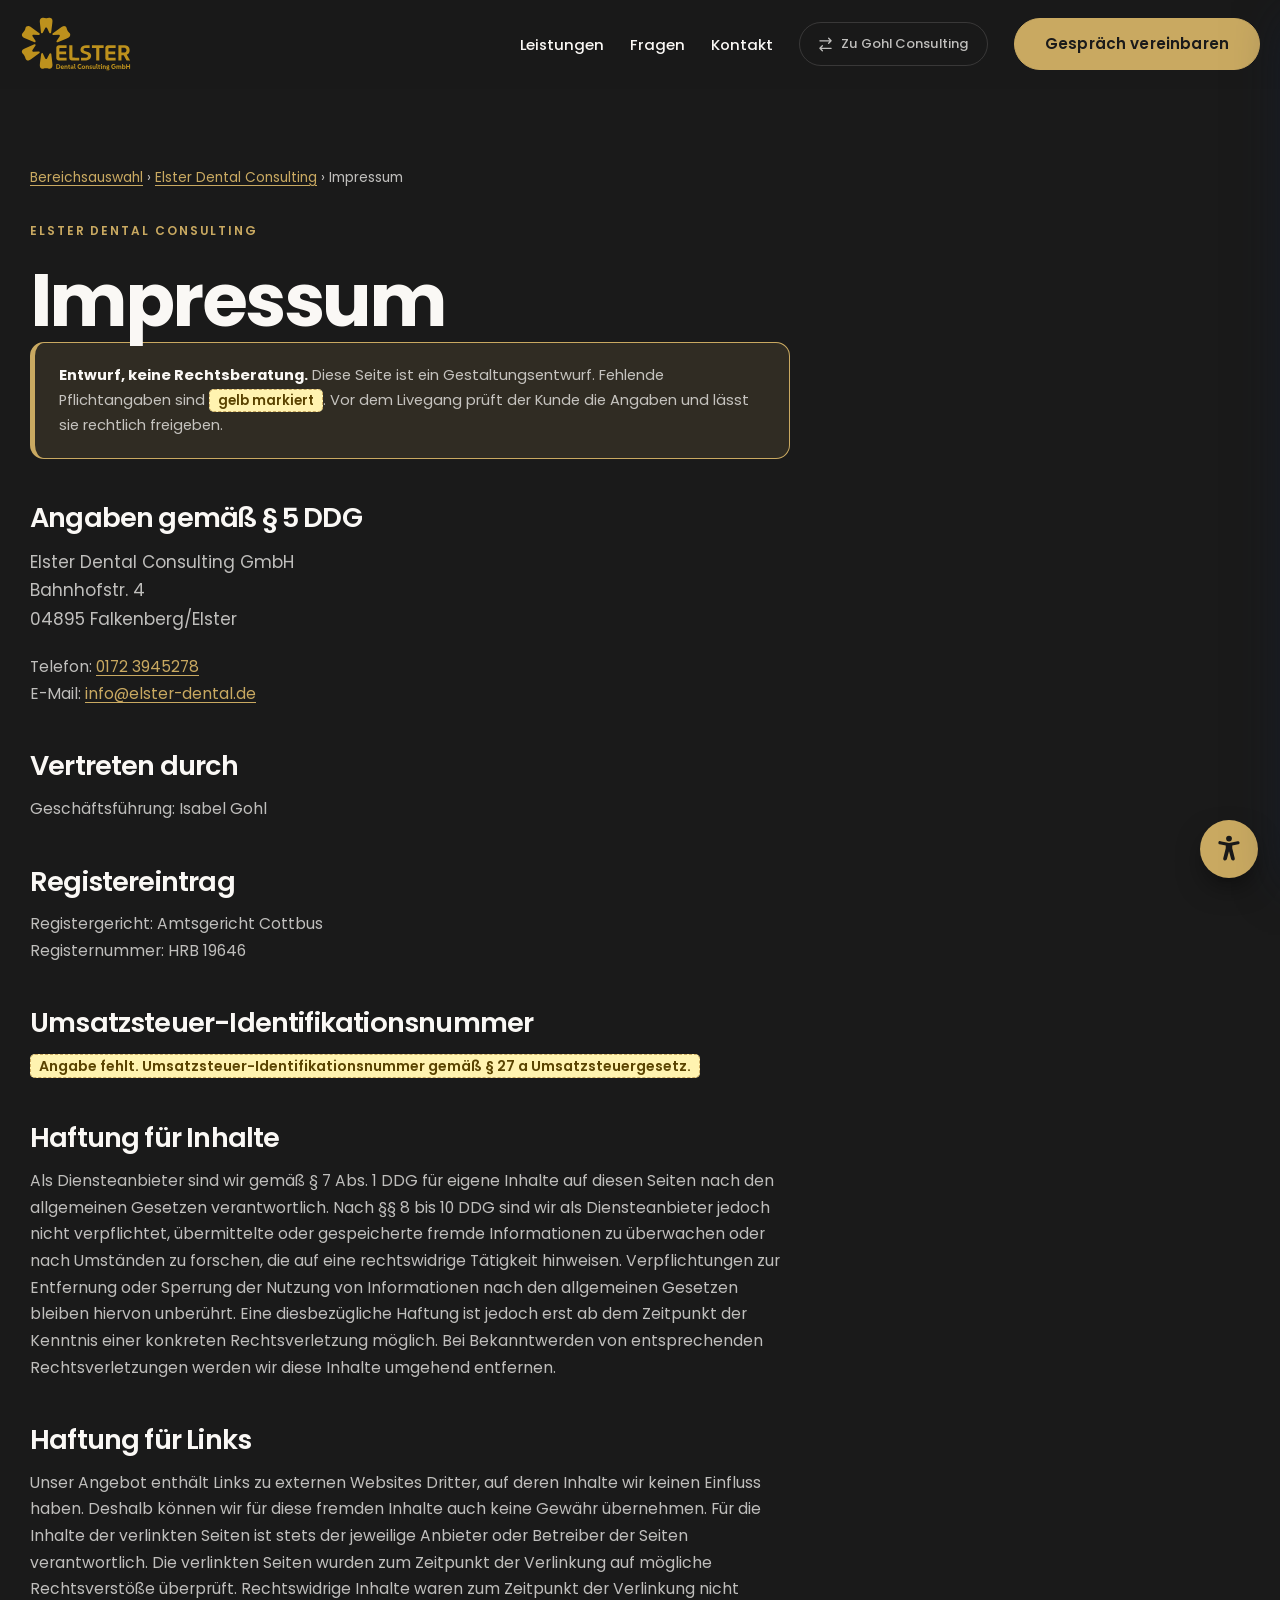
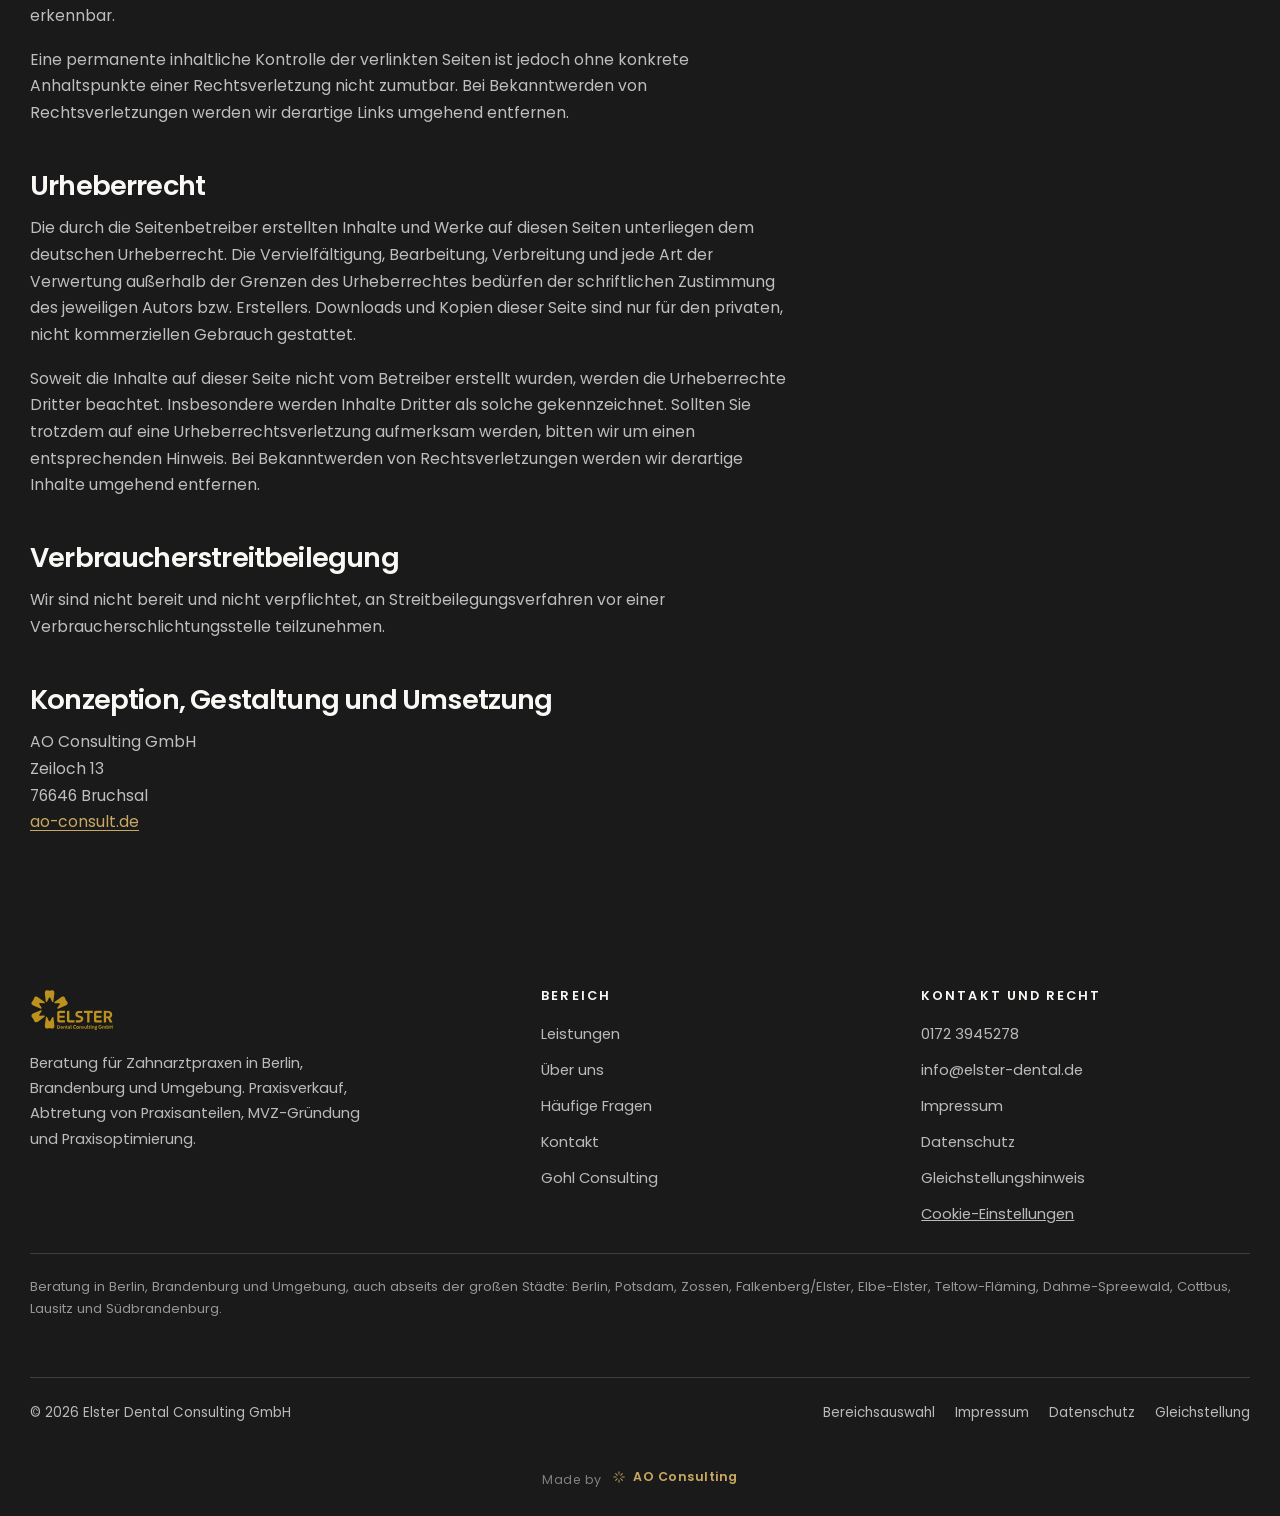
<file: website/impressum-elster-dental.html>
<!DOCTYPE html>
<!-- ============================================================================
     IMPRESSUM-ELSTER-DENTAL.HTML
     Version 0.1 | 14.09.2026 | Erster Entwurf.
     ENTWURF, KEINE RECHTSBERATUNG. Fehlende Pflichtangaben sind im Text gelb
     markiert. Vollstaendige Liste in LIESMICH.md.
     ============================================================================ -->
<html lang="de" data-marke="elster">
<head>
<meta charset="utf-8">
<meta name="viewport" content="width=device-width, initial-scale=1">
<title>Impressum | Elster Dental Consulting</title>
<meta name="description" content="Impressum der Elster Dental Consulting GmbH aus Falkenberg/Elster: Anbieterkennzeichnung, Geschaeftsfuehrung, Kontakt und Haftungshinweise.">
<meta name="robots" content="noindex, follow">
<link rel="canonical" href="https://www.gohl-consulting.de/impressum-elster-dental.html">
<meta name="theme-color" content="#1A1A1A">
<link rel="icon" href="img/favicon-elster-dental.svg" type="image/svg+xml">
<link rel="icon" href="img/favicon-elster-dental-32.png" sizes="32x32" type="image/png">
<link rel="apple-touch-icon" href="img/apple-touch-icon-elster-dental.png">
<link rel="preload" href="fonts/poppins-latin-400-normal.woff2" as="font" type="font/woff2" crossorigin>
<link rel="preload" href="fonts/poppins-latin-600-normal.woff2" as="font" type="font/woff2" crossorigin>
<link rel="stylesheet" href="assets/schrift.css">
<link rel="stylesheet" href="assets/stil.css">
<link rel="stylesheet" href="assets/barrierefreiheit.css">
<link rel="stylesheet" href="assets/einwilligung.css">
</head>
<body>

<a class="sprunglink" href="#inhalt">Zum Inhalt springen</a>

<header class="kopf">
  <div class="wrap wrap--weit nav">
    <a href="elster-dental.html" class="nav__logo" aria-label="Zur Startseite von Elster Dental Consulting">
      <img src="img/elster-dental-consulting-logo-gold.svg" alt="Elster Dental Consulting" width="690" height="345" decoding="async">
    </a>
    <ul class="nav__liste" id="menue-recht">
      <li><a href="elster-dental.html#leistungen">Leistungen</a></li>
      <li><a href="elster-dental.html#faq">Fragen</a></li>
      <li><a href="elster-dental.html#kontakt">Kontakt</a></li>
    </ul>
    <a class="nav__wechsel" href="gohl-consulting.html">
      <svg viewBox="0 0 24 24" fill="none" stroke="currentColor" stroke-width="2" stroke-linecap="round" stroke-linejoin="round" aria-hidden="true"><path d="M17 2l4 4-4 4M3 6h18M7 22l-4-4 4-4M21 18H3"/></svg>
      <span>Zu Gohl Consulting</span>
    </a>
    <a href="elster-dental.html#kontakt" class="btn btn--gold nav__cta">Gespr&auml;ch vereinbaren</a>
    <button class="nav__burger" type="button" aria-label="Men&uuml; &ouml;ffnen"><span></span><span></span><span></span></button>
  </div>
</header>

<main id="inhalt" class="recht">
  <div class="wrap">
    <nav aria-label="Brotkrumen" style="font-size:.86rem;margin-bottom:26px">
      <a href="index.html">Bereichsauswahl</a> &rsaquo;
      <a href="elster-dental.html">Elster Dental Consulting</a> &rsaquo;
      <span aria-current="page">Impressum</span>
    </nav>
    <div class="recht__inhalt">
      <span class="kicker">Elster Dental Consulting</span>
      <h1>Impressum</h1>
      <div class="entwurf">
        <b>Entwurf, keine Rechtsberatung.</b> Diese Seite ist ein Gestaltungsentwurf.
        Fehlende Pflichtangaben sind <span class="luecke">gelb markiert</span>. Vor dem
        Livegang pr&uuml;ft der Kunde die Angaben und l&auml;sst sie rechtlich freigeben.
      </div>

      <h2>Angaben gem&auml;&szlig; &sect; 5 DDG</h2>
      <address>Elster Dental Consulting GmbH<br>Bahnhofstr. 4<br>04895 Falkenberg/Elster</address>
      <p>Telefon: <a href="tel:+491723945278">0172 3945278</a><br>
         E-Mail: <a href="mailto:info@elster-dental.de">info@elster-dental.de</a></p>

      <h2>Vertreten durch</h2>
      <p>Gesch&auml;ftsf&uuml;hrung: Isabel Gohl</p>

      <h2>Registereintrag</h2>
      <p>Registergericht: Amtsgericht Cottbus<br>
         Registernummer: HRB 19646</p>

      <h2>Umsatzsteuer-Identifikationsnummer</h2>
      <p><span class="luecke">Angabe fehlt. Umsatzsteuer-Identifikationsnummer gem&auml;&szlig; &sect; 27 a
         Umsatzsteuergesetz.</span></p>

      <h2>Haftung f&uuml;r Inhalte</h2>
      <p>Als Diensteanbieter sind wir gem&auml;&szlig; &sect; 7 Abs. 1 DDG f&uuml;r eigene Inhalte auf diesen
         Seiten nach den allgemeinen Gesetzen verantwortlich. Nach &sect;&sect; 8 bis 10 DDG sind wir als
         Diensteanbieter jedoch nicht verpflichtet, &uuml;bermittelte oder gespeicherte fremde
         Informationen zu &uuml;berwachen oder nach Umst&auml;nden zu forschen, die auf eine rechtswidrige
         T&auml;tigkeit hinweisen. Verpflichtungen zur Entfernung oder Sperrung der Nutzung von
         Informationen nach den allgemeinen Gesetzen bleiben hiervon unber&uuml;hrt. Eine
         diesbez&uuml;gliche Haftung ist jedoch erst ab dem Zeitpunkt der Kenntnis einer konkreten
         Rechtsverletzung m&ouml;glich. Bei Bekanntwerden von entsprechenden Rechtsverletzungen werden
         wir diese Inhalte umgehend entfernen.</p>

      <h2>Haftung f&uuml;r Links</h2>
      <p>Unser Angebot enth&auml;lt Links zu externen Websites Dritter, auf deren Inhalte wir keinen
         Einfluss haben. Deshalb k&ouml;nnen wir f&uuml;r diese fremden Inhalte auch keine Gew&auml;hr
         &uuml;bernehmen. F&uuml;r die Inhalte der verlinkten Seiten ist stets der jeweilige Anbieter oder
         Betreiber der Seiten verantwortlich. Die verlinkten Seiten wurden zum Zeitpunkt der
         Verlinkung auf m&ouml;gliche Rechtsverst&ouml;&szlig;e &uuml;berpr&uuml;ft. Rechtswidrige Inhalte waren zum
         Zeitpunkt der Verlinkung nicht erkennbar.</p>
      <p>Eine permanente inhaltliche Kontrolle der verlinkten Seiten ist jedoch ohne konkrete
         Anhaltspunkte einer Rechtsverletzung nicht zumutbar. Bei Bekanntwerden von
         Rechtsverletzungen werden wir derartige Links umgehend entfernen.</p>

      <h2>Urheberrecht</h2>
      <p>Die durch die Seitenbetreiber erstellten Inhalte und Werke auf diesen Seiten unterliegen
         dem deutschen Urheberrecht. Die Vervielf&auml;ltigung, Bearbeitung, Verbreitung und jede Art
         der Verwertung au&szlig;erhalb der Grenzen des Urheberrechtes bed&uuml;rfen der schriftlichen
         Zustimmung des jeweiligen Autors bzw. Erstellers. Downloads und Kopien dieser Seite sind
         nur f&uuml;r den privaten, nicht kommerziellen Gebrauch gestattet.</p>
      <p>Soweit die Inhalte auf dieser Seite nicht vom Betreiber erstellt wurden, werden die
         Urheberrechte Dritter beachtet. Insbesondere werden Inhalte Dritter als solche
         gekennzeichnet. Sollten Sie trotzdem auf eine Urheberrechtsverletzung aufmerksam werden,
         bitten wir um einen entsprechenden Hinweis. Bei Bekanntwerden von Rechtsverletzungen
         werden wir derartige Inhalte umgehend entfernen.</p>

      <h2>Verbraucherstreitbeilegung</h2>
      <p>Wir sind nicht bereit und nicht verpflichtet, an Streitbeilegungsverfahren vor einer
         Verbraucherschlichtungsstelle teilzunehmen.</p>

      <h2>Konzeption, Gestaltung und Umsetzung</h2>
      <p>AO Consulting GmbH<br>Zeiloch 13<br>76646 Bruchsal<br>
         <a href="https://ao-consult.de/" rel="noopener">ao-consult.de</a></p>

    </div>
  </div>
</main>

<footer class="fuss">
  <div class="wrap">
    <div class="fuss__raster">
      <div>
        <img class="fuss__logo" src="img/elster-dental-consulting-logo-gold.svg" alt="Elster Dental Consulting" width="690" height="345" loading="lazy" decoding="async">
        <p class="fuss__text">Beratung f&uuml;r Zahnarztpraxen in Berlin, Brandenburg und Umgebung. Praxisverkauf, Abtretung von Praxisanteilen, MVZ-Gr&uuml;ndung und Praxisoptimierung.</p>
      </div>
      <div>
        <h3>Bereich</h3>
        <ul>
          <li><a href="elster-dental.html#leistungen">Leistungen</a></li>
          <li><a href="elster-dental.html#ueber">&Uuml;ber uns</a></li>
          <li><a href="elster-dental.html#faq">H&auml;ufige Fragen</a></li>
          <li><a href="elster-dental.html#kontakt">Kontakt</a></li>
          <li><a href="gohl-consulting.html">Gohl Consulting</a></li>
        </ul>
      </div>
      <div>
        <h3>Kontakt und Recht</h3>
        <ul>
          <li><a href="tel:+491723945278">0172 3945278</a></li>
          <li><a href="mailto:info@elster-dental.de">info@elster-dental.de</a></li>

          <li><a href="impressum-elster-dental.html">Impressum</a></li>
          <li><a href="datenschutz-elster-dental.html">Datenschutz</a></li>
          <li><a href="gleichstellung-elster-dental.html">Gleichstellungshinweis</a></li>
          <li><button type="button" class="fuss__widerruf" data-einwilligung-oeffnen>Cookie-Einstellungen</button></li>
        </ul>
      </div>
    </div>

    <p class="fuss__region">Beratung in Berlin, Brandenburg und Umgebung, auch abseits der gro&szlig;en St&auml;dte:
       Berlin, Potsdam, Zossen, Falkenberg/Elster, Elbe-Elster, Teltow-Fl&auml;ming, Dahme-Spreewald, Cottbus,
       Lausitz und S&uuml;dbrandenburg.</p>

    <div class="fuss__leiste">
      <span>&copy; <span data-jahr>2026</span> Elster Dental Consulting GmbH</span>
      <nav aria-label="Rechtliches">
        <a href="index.html">Bereichsauswahl</a>
        <a href="impressum-elster-dental.html">Impressum</a>
        <a href="datenschutz-elster-dental.html">Datenschutz</a>
        <a href="gleichstellung-elster-dental.html">Gleichstellung</a>
      </nav>
    </div>

    <!-- Signatur des Hauses. Steht auf jeder Seite, dezent unter der
         Rechtszeile, damit sie die Pflichtangaben nicht verdraengt. -->
    <p class="fuss__ao">
      <span>Made by</span>
      <a href="https://ao-consult.de/" target="_blank" rel="noopener">
        <svg viewBox="0 0 24 24" fill="none" stroke="currentColor" stroke-width="1.8" stroke-linecap="round" stroke-linejoin="round" aria-hidden="true"><path d="M12 3v4M12 17v4M3 12h4M17 12h4M6.3 6.3l2.8 2.8M14.9 14.9l2.8 2.8M17.7 6.3l-2.8 2.8M9.1 14.9l-2.8 2.8"/></svg>
        AO Consulting
      </a>
    </p>
  </div>
</footer>

<script>
  window.AO_EINWILLIGUNG = {
    datenschutz: 'datenschutz-elster-dental.html',
    impressum: 'impressum-elster-dental.html',
    kategorien: [{
      id: 'notwendig',
      name: 'Notwendig',
      kurz: 'H\u00e4lt die Website funktionsf\u00e4hig und speichert Ihre Entscheidung aus diesem Fenster. Ohne diese Funktionen l\u00e4sst sich die Seite nicht sinnvoll anzeigen.',
      pflicht: true,
      dienste: [{
        name: 'Einwilligungsspeicher',
        anbieter: 'Elster Dental Consulting GmbH, Bahnhofstr. 4, 04895 Falkenberg/Elster',
        zweck: 'Speichert, welchen Diensten Sie zugestimmt haben, damit Sie nicht bei jedem Aufruf erneut gefragt werden.',
        art: 'Lokaler Speicher im Browser, kein Cookie',
        dauer: '12 Monate'
      }]
    }]
  };
</script>
<script src="assets/einwilligung.js" defer></script>
<script src="assets/skript.js" defer></script>
<script src="assets/barrierefreiheit.js" defer></script>
<script src="assets/statistik.js" defer></script>
</body>
</html>
</file>
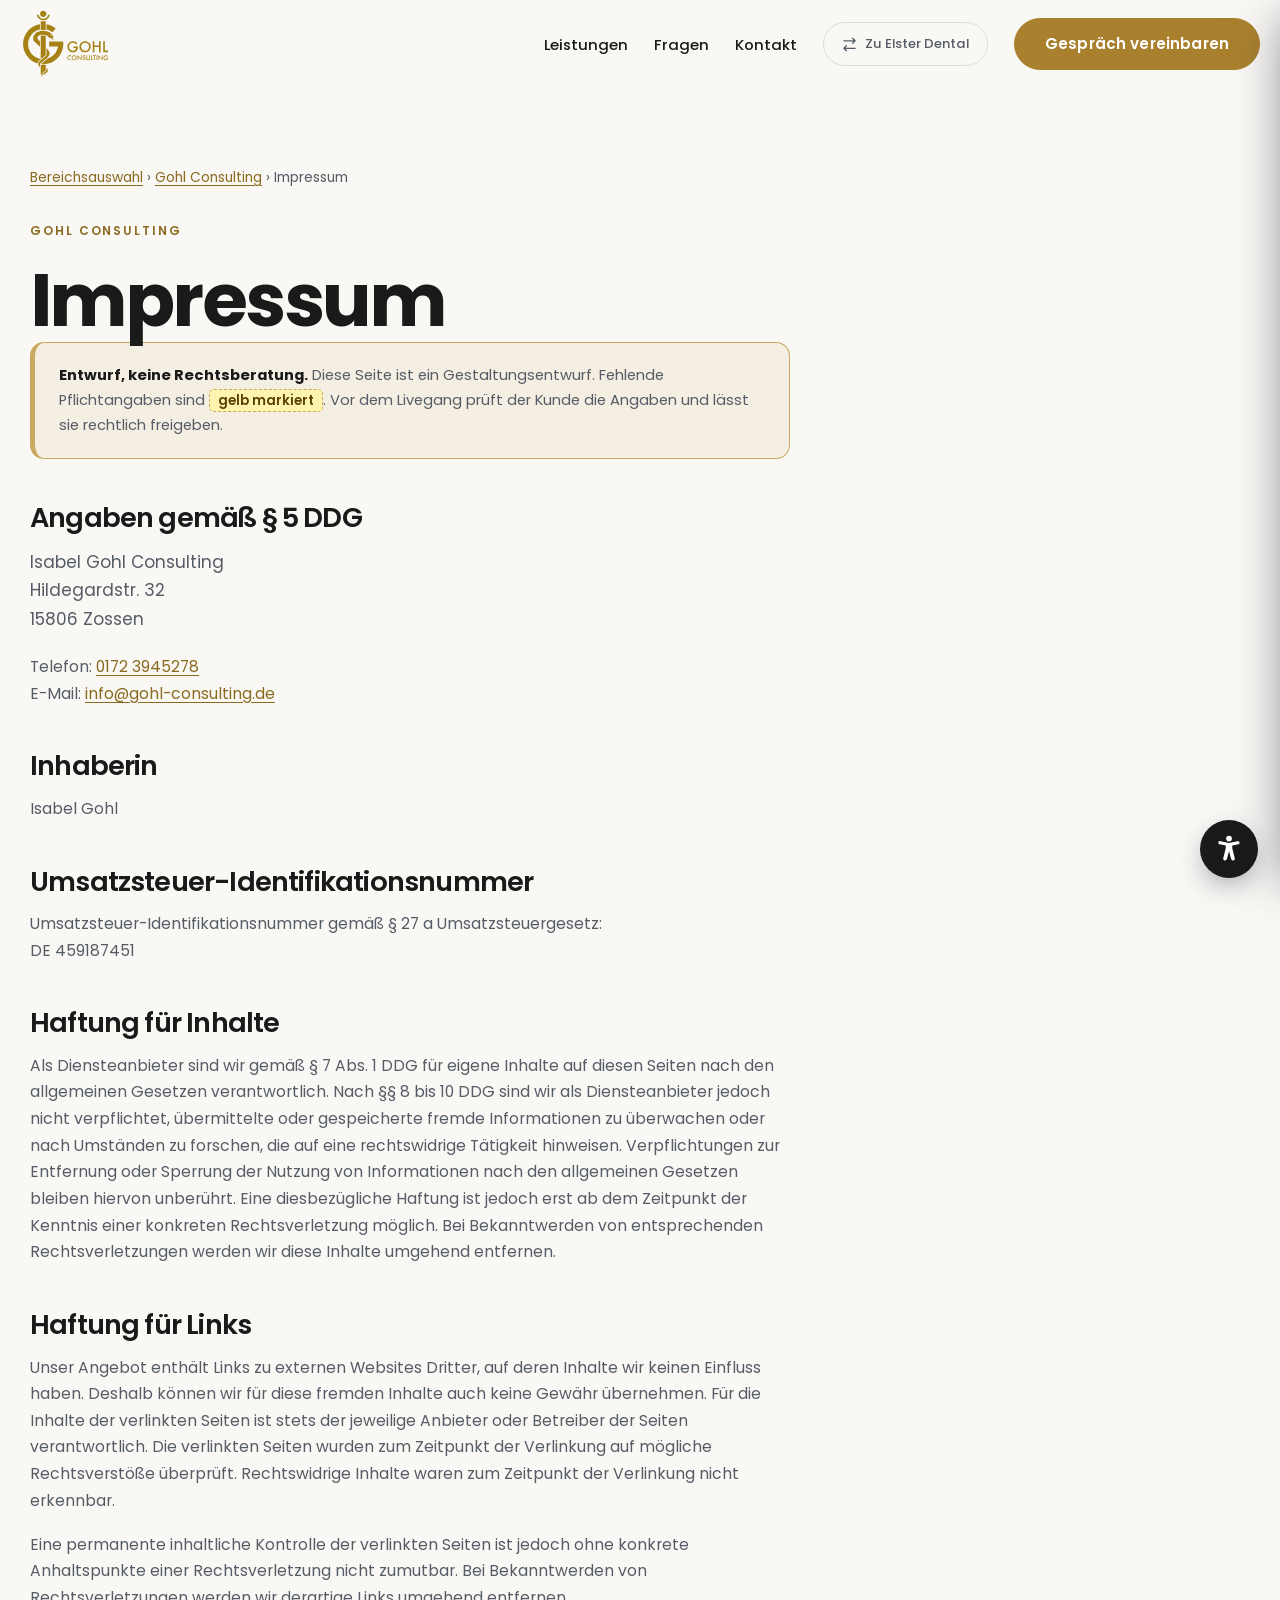
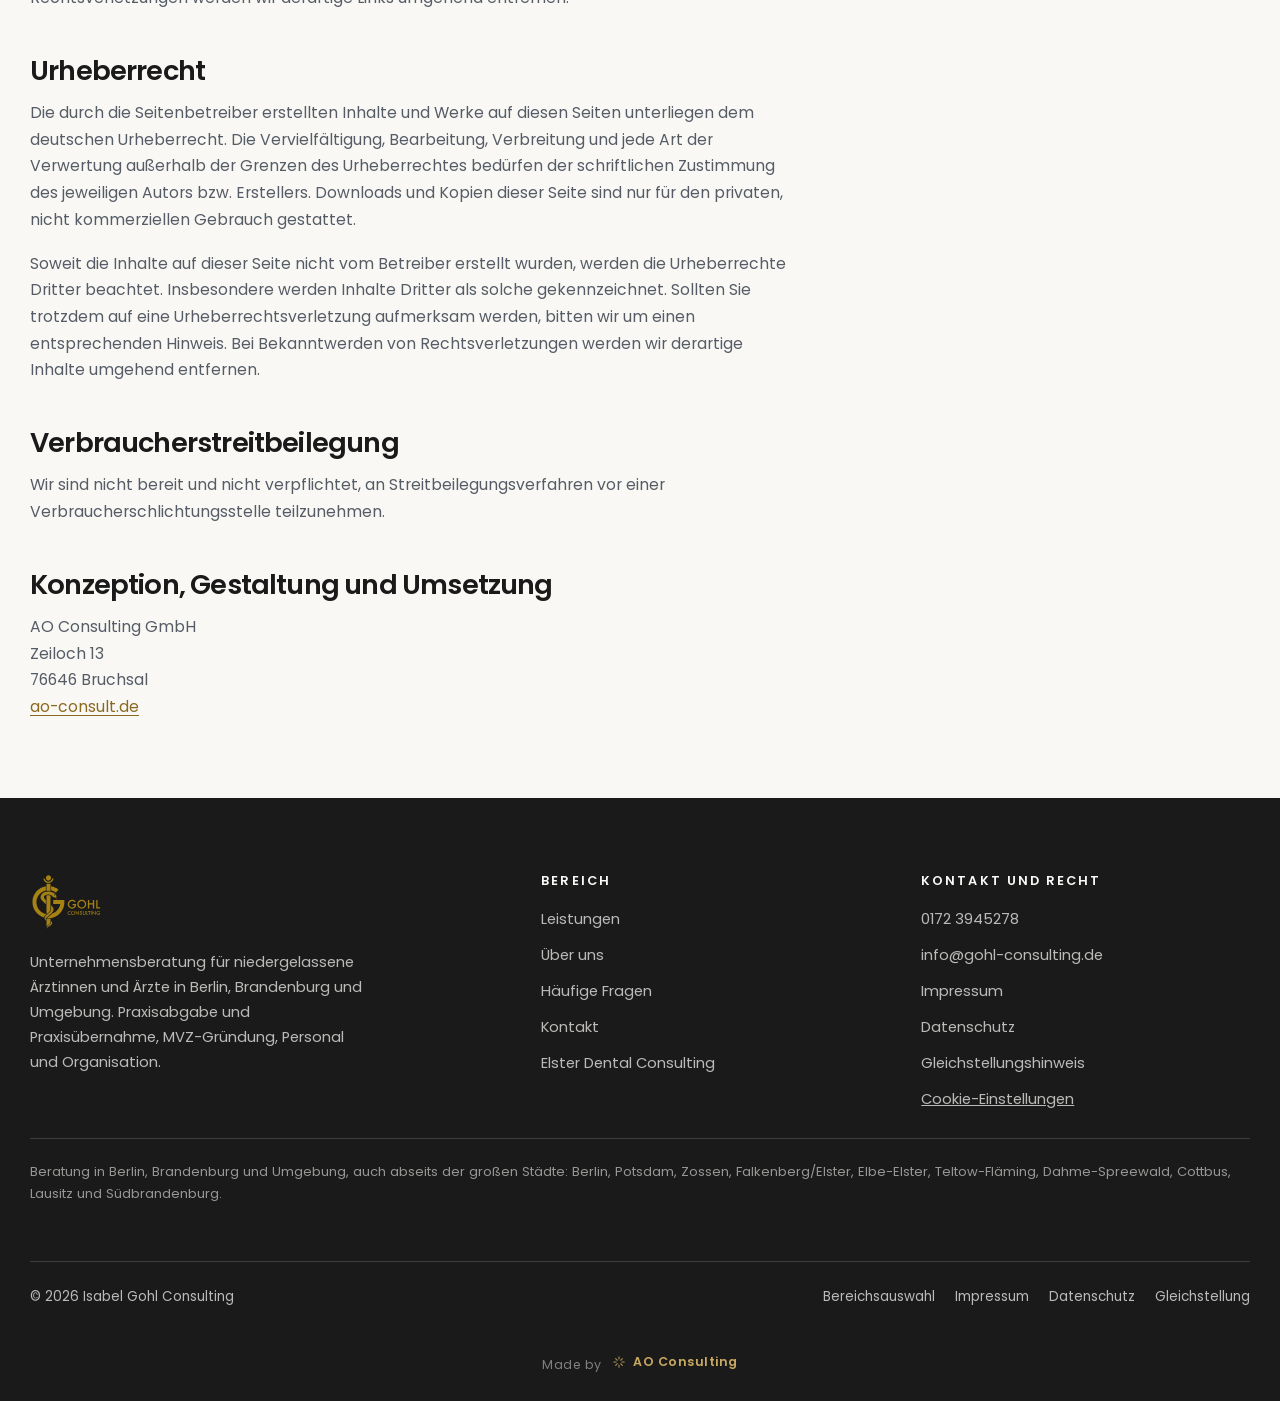
<file: website/impressum-gohl-consulting.html>
<!DOCTYPE html>
<!-- ============================================================================
     IMPRESSUM-GOHL-CONSULTING.HTML
     Version 0.1 | 14.09.2026 | Erster Entwurf.
     ENTWURF, KEINE RECHTSBERATUNG. Fehlende Pflichtangaben sind im Text gelb
     markiert. Vollstaendige Liste in LIESMICH.md.
     ============================================================================ -->
<html lang="de" data-marke="gohl">
<head>
<meta charset="utf-8">
<meta name="viewport" content="width=device-width, initial-scale=1">
<title>Impressum | Gohl Consulting</title>
<meta name="description" content="Impressum von Isabel Gohl Consulting aus Zossen: Anbieterkennzeichnung, Inhaberin, Kontaktdaten, Haftungshinweise und Urheberrecht.">
<meta name="robots" content="noindex, follow">
<link rel="canonical" href="https://www.gohl-consulting.de/impressum-gohl-consulting.html">
<meta name="theme-color" content="#FAF8F5">
<link rel="icon" href="img/favicon-gohl-consulting.svg" type="image/svg+xml">
<link rel="icon" href="img/favicon-gohl-consulting-32.png" sizes="32x32" type="image/png">
<link rel="apple-touch-icon" href="img/apple-touch-icon-gohl-consulting.png">
<link rel="preload" href="fonts/poppins-latin-400-normal.woff2" as="font" type="font/woff2" crossorigin>
<link rel="preload" href="fonts/poppins-latin-600-normal.woff2" as="font" type="font/woff2" crossorigin>
<link rel="stylesheet" href="assets/schrift.css">
<link rel="stylesheet" href="assets/stil.css">
<link rel="stylesheet" href="assets/barrierefreiheit.css">
<link rel="stylesheet" href="assets/einwilligung.css">
</head>
<body>

<a class="sprunglink" href="#inhalt">Zum Inhalt springen</a>

<header class="kopf">
  <div class="wrap wrap--weit nav">
    <a href="gohl-consulting.html" class="nav__logo" aria-label="Zur Startseite von Gohl Consulting">
      <img src="img/gohl-consulting-logo-gold.svg" alt="Gohl Consulting" width="690" height="520" decoding="async">
    </a>
    <ul class="nav__liste" id="menue-recht">
      <li><a href="gohl-consulting.html#leistungen">Leistungen</a></li>
      <li><a href="gohl-consulting.html#faq">Fragen</a></li>
      <li><a href="gohl-consulting.html#kontakt">Kontakt</a></li>
    </ul>
    <a class="nav__wechsel" href="elster-dental.html">
      <svg viewBox="0 0 24 24" fill="none" stroke="currentColor" stroke-width="2" stroke-linecap="round" stroke-linejoin="round" aria-hidden="true"><path d="M17 2l4 4-4 4M3 6h18M7 22l-4-4 4-4M21 18H3"/></svg>
      <span>Zu Elster Dental</span>
    </a>
    <a href="gohl-consulting.html#kontakt" class="btn btn--gold nav__cta">Gespr&auml;ch vereinbaren</a>
    <button class="nav__burger" type="button" aria-label="Men&uuml; &ouml;ffnen"><span></span><span></span><span></span></button>
  </div>
</header>

<main id="inhalt" class="recht">
  <div class="wrap">
    <nav aria-label="Brotkrumen" style="font-size:.86rem;margin-bottom:26px">
      <a href="index.html">Bereichsauswahl</a> &rsaquo;
      <a href="gohl-consulting.html">Gohl Consulting</a> &rsaquo;
      <span aria-current="page">Impressum</span>
    </nav>
    <div class="recht__inhalt">
      <span class="kicker">Gohl Consulting</span>
      <h1>Impressum</h1>
      <div class="entwurf">
        <b>Entwurf, keine Rechtsberatung.</b> Diese Seite ist ein Gestaltungsentwurf.
        Fehlende Pflichtangaben sind <span class="luecke">gelb markiert</span>. Vor dem
        Livegang pr&uuml;ft der Kunde die Angaben und l&auml;sst sie rechtlich freigeben.
      </div>

      <h2>Angaben gem&auml;&szlig; &sect; 5 DDG</h2>
      <address>Isabel Gohl Consulting<br>Hildegardstr. 32<br>15806 Zossen</address>
      <p>Telefon: <a href="tel:+491723945278">0172 3945278</a><br>
         E-Mail: <a href="mailto:info@gohl-consulting.de">info@gohl-consulting.de</a></p>

      <h2>Inhaberin</h2>
      <p>Isabel Gohl</p>

      <h2>Umsatzsteuer-Identifikationsnummer</h2>
      <p>Umsatzsteuer-Identifikationsnummer gem&auml;&szlig; &sect; 27 a Umsatzsteuergesetz:<br>
         DE 459187451</p>

      <h2>Haftung f&uuml;r Inhalte</h2>
      <p>Als Diensteanbieter sind wir gem&auml;&szlig; &sect; 7 Abs. 1 DDG f&uuml;r eigene Inhalte auf diesen
         Seiten nach den allgemeinen Gesetzen verantwortlich. Nach &sect;&sect; 8 bis 10 DDG sind wir als
         Diensteanbieter jedoch nicht verpflichtet, &uuml;bermittelte oder gespeicherte fremde
         Informationen zu &uuml;berwachen oder nach Umst&auml;nden zu forschen, die auf eine rechtswidrige
         T&auml;tigkeit hinweisen. Verpflichtungen zur Entfernung oder Sperrung der Nutzung von
         Informationen nach den allgemeinen Gesetzen bleiben hiervon unber&uuml;hrt. Eine
         diesbez&uuml;gliche Haftung ist jedoch erst ab dem Zeitpunkt der Kenntnis einer konkreten
         Rechtsverletzung m&ouml;glich. Bei Bekanntwerden von entsprechenden Rechtsverletzungen werden
         wir diese Inhalte umgehend entfernen.</p>

      <h2>Haftung f&uuml;r Links</h2>
      <p>Unser Angebot enth&auml;lt Links zu externen Websites Dritter, auf deren Inhalte wir keinen
         Einfluss haben. Deshalb k&ouml;nnen wir f&uuml;r diese fremden Inhalte auch keine Gew&auml;hr
         &uuml;bernehmen. F&uuml;r die Inhalte der verlinkten Seiten ist stets der jeweilige Anbieter oder
         Betreiber der Seiten verantwortlich. Die verlinkten Seiten wurden zum Zeitpunkt der
         Verlinkung auf m&ouml;gliche Rechtsverst&ouml;&szlig;e &uuml;berpr&uuml;ft. Rechtswidrige Inhalte waren zum
         Zeitpunkt der Verlinkung nicht erkennbar.</p>
      <p>Eine permanente inhaltliche Kontrolle der verlinkten Seiten ist jedoch ohne konkrete
         Anhaltspunkte einer Rechtsverletzung nicht zumutbar. Bei Bekanntwerden von
         Rechtsverletzungen werden wir derartige Links umgehend entfernen.</p>

      <h2>Urheberrecht</h2>
      <p>Die durch die Seitenbetreiber erstellten Inhalte und Werke auf diesen Seiten unterliegen
         dem deutschen Urheberrecht. Die Vervielf&auml;ltigung, Bearbeitung, Verbreitung und jede Art
         der Verwertung au&szlig;erhalb der Grenzen des Urheberrechtes bed&uuml;rfen der schriftlichen
         Zustimmung des jeweiligen Autors bzw. Erstellers. Downloads und Kopien dieser Seite sind
         nur f&uuml;r den privaten, nicht kommerziellen Gebrauch gestattet.</p>
      <p>Soweit die Inhalte auf dieser Seite nicht vom Betreiber erstellt wurden, werden die
         Urheberrechte Dritter beachtet. Insbesondere werden Inhalte Dritter als solche
         gekennzeichnet. Sollten Sie trotzdem auf eine Urheberrechtsverletzung aufmerksam werden,
         bitten wir um einen entsprechenden Hinweis. Bei Bekanntwerden von Rechtsverletzungen
         werden wir derartige Inhalte umgehend entfernen.</p>

      <h2>Verbraucherstreitbeilegung</h2>
      <p>Wir sind nicht bereit und nicht verpflichtet, an Streitbeilegungsverfahren vor einer
         Verbraucherschlichtungsstelle teilzunehmen.</p>

      <h2>Konzeption, Gestaltung und Umsetzung</h2>
      <p>AO Consulting GmbH<br>Zeiloch 13<br>76646 Bruchsal<br>
         <a href="https://ao-consult.de/" rel="noopener">ao-consult.de</a></p>

    </div>
  </div>
</main>

<footer class="fuss">
  <div class="wrap">
    <div class="fuss__raster">
      <div>
        <img class="fuss__logo" src="img/gohl-consulting-logo-gold.svg" alt="Gohl Consulting" width="690" height="520" loading="lazy" decoding="async">
        <p class="fuss__text">Unternehmensberatung f&uuml;r niedergelassene &Auml;rztinnen und &Auml;rzte in Berlin, Brandenburg und Umgebung. Praxisabgabe und Praxis&uuml;bernahme, MVZ-Gr&uuml;ndung, Personal und Organisation.</p>
      </div>
      <div>
        <h3>Bereich</h3>
        <ul>
          <li><a href="gohl-consulting.html#leistungen">Leistungen</a></li>
          <li><a href="gohl-consulting.html#ueber">&Uuml;ber uns</a></li>
          <li><a href="gohl-consulting.html#faq">H&auml;ufige Fragen</a></li>
          <li><a href="gohl-consulting.html#kontakt">Kontakt</a></li>
          <li><a href="elster-dental.html">Elster Dental Consulting</a></li>
        </ul>
      </div>
      <div>
        <h3>Kontakt und Recht</h3>
        <ul>
          <li><a href="tel:+491723945278">0172 3945278</a></li>
          <li><a href="mailto:info@gohl-consulting.de">info@gohl-consulting.de</a></li>

          <li><a href="impressum-gohl-consulting.html">Impressum</a></li>
          <li><a href="datenschutz-gohl-consulting.html">Datenschutz</a></li>
          <li><a href="gleichstellung-gohl-consulting.html">Gleichstellungshinweis</a></li>
          <li><button type="button" class="fuss__widerruf" data-einwilligung-oeffnen>Cookie-Einstellungen</button></li>
        </ul>
      </div>
    </div>

    <p class="fuss__region">Beratung in Berlin, Brandenburg und Umgebung, auch abseits der gro&szlig;en St&auml;dte:
       Berlin, Potsdam, Zossen, Falkenberg/Elster, Elbe-Elster, Teltow-Fl&auml;ming, Dahme-Spreewald, Cottbus,
       Lausitz und S&uuml;dbrandenburg.</p>

    <div class="fuss__leiste">
      <span>&copy; <span data-jahr>2026</span> Isabel Gohl Consulting</span>
      <nav aria-label="Rechtliches">
        <a href="index.html">Bereichsauswahl</a>
        <a href="impressum-gohl-consulting.html">Impressum</a>
        <a href="datenschutz-gohl-consulting.html">Datenschutz</a>
        <a href="gleichstellung-gohl-consulting.html">Gleichstellung</a>
      </nav>
    </div>

    <!-- Signatur des Hauses. Steht auf jeder Seite, dezent unter der
         Rechtszeile, damit sie die Pflichtangaben nicht verdraengt. -->
    <p class="fuss__ao">
      <span>Made by</span>
      <a href="https://ao-consult.de/" target="_blank" rel="noopener">
        <svg viewBox="0 0 24 24" fill="none" stroke="currentColor" stroke-width="1.8" stroke-linecap="round" stroke-linejoin="round" aria-hidden="true"><path d="M12 3v4M12 17v4M3 12h4M17 12h4M6.3 6.3l2.8 2.8M14.9 14.9l2.8 2.8M17.7 6.3l-2.8 2.8M9.1 14.9l-2.8 2.8"/></svg>
        AO Consulting
      </a>
    </p>
  </div>
</footer>

<script>
  window.AO_EINWILLIGUNG = {
    datenschutz: 'datenschutz-gohl-consulting.html',
    impressum: 'impressum-gohl-consulting.html',
    kategorien: [{
      id: 'notwendig',
      name: 'Notwendig',
      kurz: 'H\u00e4lt die Website funktionsf\u00e4hig und speichert Ihre Entscheidung aus diesem Fenster. Ohne diese Funktionen l\u00e4sst sich die Seite nicht sinnvoll anzeigen.',
      pflicht: true,
      dienste: [{
        name: 'Einwilligungsspeicher',
        anbieter: 'Isabel Gohl Consulting, Hildegardstr. 32, 15806 Zossen',
        zweck: 'Speichert, welchen Diensten Sie zugestimmt haben, damit Sie nicht bei jedem Aufruf erneut gefragt werden.',
        art: 'Lokaler Speicher im Browser, kein Cookie',
        dauer: '12 Monate'
      }]
    }]
  };
</script>
<script src="assets/einwilligung.js" defer></script>
<script src="assets/skript.js" defer></script>
<script src="assets/barrierefreiheit.js" defer></script>
<script src="assets/statistik.js" defer></script>
</body>
</html>
</file>
<file: website/assets/schrift.css>
/* ============================================================================
   POPPINS, LOKAL AUSGELIEFERT
   Keine Verbindung zu Google. Damit ist die Zusage der Datenschutzerklaerung
   ("Die Schriften sind lokal installiert") technisch gedeckt, und die Seite
   laedt schneller, weil eine fremde Domain und ein DNS-Lookup wegfallen.

   Poppins ist die Schrift der bestehenden Kundenseite und wird unveraendert
   uebernommen. Quelle der Dateien: Fontsource (@fontsource/poppins),
   Schrift unter SIL Open Font License 1.1, siehe fonts/LICENSE-Poppins-OFL.txt
   ============================================================================ */

@font-face{
  font-family:'Poppins';
  font-style:normal;
  font-weight:300;
  font-display:swap;
  src:url('../fonts/poppins-latin-300-normal.woff2') format('woff2');
  unicode-range:U+0000-00FF,U+0131,U+0152-0153,U+02BB-02BC,U+02C6,U+02DA,U+02DC,U+0304,U+0308,U+0329,U+2000-206F,U+20AC,U+2122,U+2191,U+2193,U+2212,U+2215,U+FEFF,U+FFFD;
}
@font-face{
  font-family:'Poppins';
  font-style:normal;
  font-weight:300;
  font-display:swap;
  src:url('../fonts/poppins-latin-ext-300-normal.woff2') format('woff2');
  unicode-range:U+0100-02BA,U+02BD-02C5,U+02C7-02CC,U+02CE-02D7,U+02DD-02FF,U+0304,U+0308,U+0329,U+1D00-1DBF,U+1E00-1E9F,U+1EF2-1EFF,U+2020,U+20A0-20AB,U+20AD-20C0,U+2113,U+2C60-2C7F,U+A720-A7FF;
}
@font-face{
  font-family:'Poppins';
  font-style:normal;
  font-weight:400;
  font-display:swap;
  src:url('../fonts/poppins-latin-400-normal.woff2') format('woff2');
  unicode-range:U+0000-00FF,U+0131,U+0152-0153,U+02BB-02BC,U+02C6,U+02DA,U+02DC,U+0304,U+0308,U+0329,U+2000-206F,U+20AC,U+2122,U+2191,U+2193,U+2212,U+2215,U+FEFF,U+FFFD;
}
@font-face{
  font-family:'Poppins';
  font-style:normal;
  font-weight:400;
  font-display:swap;
  src:url('../fonts/poppins-latin-ext-400-normal.woff2') format('woff2');
  unicode-range:U+0100-02BA,U+02BD-02C5,U+02C7-02CC,U+02CE-02D7,U+02DD-02FF,U+0304,U+0308,U+0329,U+1D00-1DBF,U+1E00-1E9F,U+1EF2-1EFF,U+2020,U+20A0-20AB,U+20AD-20C0,U+2113,U+2C60-2C7F,U+A720-A7FF;
}
@font-face{
  font-family:'Poppins';
  font-style:normal;
  font-weight:500;
  font-display:swap;
  src:url('../fonts/poppins-latin-500-normal.woff2') format('woff2');
  unicode-range:U+0000-00FF,U+0131,U+0152-0153,U+02BB-02BC,U+02C6,U+02DA,U+02DC,U+0304,U+0308,U+0329,U+2000-206F,U+20AC,U+2122,U+2191,U+2193,U+2212,U+2215,U+FEFF,U+FFFD;
}
@font-face{
  font-family:'Poppins';
  font-style:normal;
  font-weight:500;
  font-display:swap;
  src:url('../fonts/poppins-latin-ext-500-normal.woff2') format('woff2');
  unicode-range:U+0100-02BA,U+02BD-02C5,U+02C7-02CC,U+02CE-02D7,U+02DD-02FF,U+0304,U+0308,U+0329,U+1D00-1DBF,U+1E00-1E9F,U+1EF2-1EFF,U+2020,U+20A0-20AB,U+20AD-20C0,U+2113,U+2C60-2C7F,U+A720-A7FF;
}
@font-face{
  font-family:'Poppins';
  font-style:normal;
  font-weight:600;
  font-display:swap;
  src:url('../fonts/poppins-latin-600-normal.woff2') format('woff2');
  unicode-range:U+0000-00FF,U+0131,U+0152-0153,U+02BB-02BC,U+02C6,U+02DA,U+02DC,U+0304,U+0308,U+0329,U+2000-206F,U+20AC,U+2122,U+2191,U+2193,U+2212,U+2215,U+FEFF,U+FFFD;
}
@font-face{
  font-family:'Poppins';
  font-style:normal;
  font-weight:600;
  font-display:swap;
  src:url('../fonts/poppins-latin-ext-600-normal.woff2') format('woff2');
  unicode-range:U+0100-02BA,U+02BD-02C5,U+02C7-02CC,U+02CE-02D7,U+02DD-02FF,U+0304,U+0308,U+0329,U+1D00-1DBF,U+1E00-1E9F,U+1EF2-1EFF,U+2020,U+20A0-20AB,U+20AD-20C0,U+2113,U+2C60-2C7F,U+A720-A7FF;
}
@font-face{
  font-family:'Poppins';
  font-style:normal;
  font-weight:700;
  font-display:swap;
  src:url('../fonts/poppins-latin-700-normal.woff2') format('woff2');
  unicode-range:U+0000-00FF,U+0131,U+0152-0153,U+02BB-02BC,U+02C6,U+02DA,U+02DC,U+0304,U+0308,U+0329,U+2000-206F,U+20AC,U+2122,U+2191,U+2193,U+2212,U+2215,U+FEFF,U+FFFD;
}
@font-face{
  font-family:'Poppins';
  font-style:normal;
  font-weight:700;
  font-display:swap;
  src:url('../fonts/poppins-latin-ext-700-normal.woff2') format('woff2');
  unicode-range:U+0100-02BA,U+02BD-02C5,U+02C7-02CC,U+02CE-02D7,U+02DD-02FF,U+0304,U+0308,U+0329,U+1D00-1DBF,U+1E00-1E9F,U+1EF2-1EFF,U+2020,U+20A0-20AB,U+20AD-20C0,U+2113,U+2C60-2C7F,U+A720-A7FF;
}
</file>
<file: website/assets/stil.css>
/* ============================================================================
   GOHL CONSULTING & ELSTER DENTAL CONSULTING
   Gemeinsames Stylesheet fuer alle Seiten.

   Aufbau
   1  Grundlagen und Farbwelt
   2  Typografie
   3  Bausteine (Knoepfe, Karten, Kicker)
   4  Kopfbereich und Navigation
   5  Auswahl-Startseite
   6  Sektionen der Markenbereiche
   7  FAQ
   8  Kontakt und Formular
   9  Fusszeile
   10 Rechtsseiten
   11 Responsive

   Farblogik
   Beide Marken teilen sich dieselbe Palette und unterscheiden sich in der
   Grundstimmung. Elster Dental steht auf Anthrazit, Gohl Consulting auf Creme.
   Gesteuert wird das ueber data-marke am html-Element, damit dieselben
   Bausteine in beiden Bereichen funktionieren.

   Barrierefreiheit
   Keine Pixelgroesse am body. Alle Groessen in rem, sonst greift die
   Schriftskalierung des Barrierefreiheits-Widgets nicht durch.
   ============================================================================ */

/* ===========================================================================
   1  GRUNDLAGEN UND FARBWELT
   =========================================================================== */

:root{
  /* Farben der bestehenden Kundenseite, unveraendert uebernommen */
  --anthrazit:#1A1A1A;
  --anthrazit-2:#242424;
  --anthrazit-3:#2E2E2E;
  --creme:#FAF8F5;
  --creme-2:#F2EDE6;
  --sand:#D4C5A0;
  --gold:#C9A961;          /* Akzent auf dunklem Grund, Kontrast 7,7:1 */
  --gold-mittel:#A9812E;   /* grosse Schrift auf hellem Grund, 3,4:1 */
  --gold-text:#8A6A1F;     /* Fliesstext und Links auf hellem Grund, 4,7:1 */
  --weiss:#FFFFFF;
  --text:#555C66;          /* Fliesstext auf hellem Grund, 6,0:1 */
  --text-leise:#6B7280;
  --linie:rgba(26,26,26,.12);
  --linie-hell:rgba(250,248,245,.16);

  /* Rollen, werden je Marke ueberschrieben */
  --grund:var(--creme);
  --grund-2:var(--creme-2);
  --auf-grund:var(--anthrazit);
  --auf-grund-leise:var(--text);
  --akzent:var(--gold-mittel);
  --akzent-text:var(--gold-text);

  --breite:1220px;
  --breite-weit:1440px;
  --radius:14px;
  --radius-gross:22px;
  --schatten:0 18px 50px rgba(26,26,26,.09);
  --schatten-stark:0 26px 70px rgba(0,0,0,.30);
  --takt:cubic-bezier(.22,.61,.36,1);

  /* Die wiederverwendeten Module barrierefreiheit.css und einwilligung.css
     lesen diese Namen aus dem Wurzelelement. So tragen Widget und
     Einwilligungsfenster die Farben dieser Marke statt der Vorgabefarben
     aus dem Projekt, aus dem die Module stammen. */
  --navy:#1A1A1A;
  --navy-deep:#242424;
  --navy-ink:#0F0F0F;
  --coral:#A9812E;
  --coral-dark:#8A6A1F;
}

/* Der runde Knopf des Barrierefreiheits-Widgets traegt im Modul die Farbe
   --navy. Auf hellem Grund ist das richtig, dort steht er mit hohem Kontrast.
   Auf der dunklen Elster-Seite ist --navy jedoch die Hintergrundfarbe, dort
   verschwindet er. Nur dort wird umgefaerbt. */
html[data-marke="elster"] .bf-knopf{
  background:var(--gold) !important;
  color:var(--anthrazit) !important;
  box-shadow:0 12px 30px -8px rgba(0,0,0,.65) !important;
}
html[data-marke="elster"] .bf-knopf:hover,
html[data-marke="elster"] .bf-knopf:focus-visible{
  background:var(--creme) !important;color:var(--anthrazit) !important;
}

/* Elster Dental: dunkle Grundstimmung */
html[data-marke="elster"]{
  --grund:var(--anthrazit);
  --grund-2:var(--anthrazit-2);
  --auf-grund:var(--creme);
  --auf-grund-leise:rgba(250,248,245,.74);
  --akzent:var(--gold);
  --akzent-text:var(--gold);
  --linie:rgba(250,248,245,.14);
}

/* Gohl Consulting: helle Grundstimmung */
html[data-marke="gohl"]{
  --grund:var(--creme);
  --grund-2:var(--creme-2);
  --auf-grund:var(--anthrazit);
  --auf-grund-leise:var(--text);
  --akzent:var(--gold-mittel);
  --akzent-text:var(--gold-text);
}

*,*::before,*::after{box-sizing:border-box}

html{scroll-behavior:smooth;scroll-padding-top:106px;-webkit-text-size-adjust:100%}

body{
  margin:0;
  /* bewusst in rem, damit die Schriftskalierung des Widgets greift */
  font:400 1.0625rem/1.7 'Poppins',system-ui,-apple-system,'Segoe UI',Roboto,Helvetica,Arial,sans-serif;
  color:var(--auf-grund-leise);
  background:var(--grund);
  overflow-x:hidden;
}

/* Attribute width und height stehen an jedem Bild. Ohne height:auto
   gewinnt das Attribut und Bilder werden auf Originalhoehe aufgeblasen. */
img{max-width:100%;height:auto;display:block}
picture{display:block}
/* SVG ist von Haus aus inline. Ohne display:block zentriert ein Grid die
   Grundlinie mit und das Zeichen sitzt sichtbar zu hoch in seinem Feld. */
svg{display:block}

a{color:var(--akzent-text);text-decoration-thickness:1px;text-underline-offset:3px}

/* Fokus nur bei Tastaturbedienung, damit Mausklicks keinen Ring zeigen */
:focus-visible{outline:3px solid var(--akzent);outline-offset:3px;border-radius:4px}
:focus:not(:focus-visible){outline:none}
html[data-marke="elster"] :focus-visible{outline-color:var(--weiss)}

.wrap{width:min(100% - 40px,var(--breite));margin-inline:auto}
.wrap--weit{width:min(100% - 40px,var(--breite-weit))}

.sprunglink{
  position:absolute;top:-200px;left:16px;z-index:1200;
  background:var(--anthrazit);color:var(--creme);
  padding:12px 18px;border-radius:0 0 10px 10px;
  font-weight:600;text-decoration:none;
  transition:top .18s var(--takt);
}
.sprunglink:focus{top:0}

/* Nur für Screenreader. Wird für Überschriften gebraucht, die die Gliederung
   vollständig halten, ohne dass sie im Layout doppelt erscheinen. */
.sr-nur{
  position:absolute !important;width:1px;height:1px;
  margin:-1px;padding:0;border:0;overflow:hidden;
  clip:rect(0 0 0 0);clip-path:inset(50%);white-space:nowrap;
}

/* ===========================================================================
   2  TYPOGRAFIE
   =========================================================================== */

h1,h2,h3,h4{
  margin:0;color:var(--auf-grund);
  font-weight:600;line-height:1.12;letter-spacing:-.02em;
  text-wrap:balance;
}

h1{font-size:clamp(2.5rem,1.4rem + 4.4vw,4.6rem);font-weight:700;letter-spacing:-.035em}
h2{font-size:clamp(1.95rem,1.25rem + 2.6vw,3.1rem);letter-spacing:-.03em}
h3{font-size:clamp(1.1rem,1.02rem + .4vw,1.3rem);letter-spacing:-.015em}

p{margin:0 0 1.1em}
p:last-child{margin-bottom:0}

.kicker{
  display:inline-block;
  font-size:.75rem;font-weight:600;letter-spacing:.16em;text-transform:uppercase;
  color:var(--akzent-text);margin-bottom:18px;
}

.mark{color:var(--akzent);font-weight:300}
html[data-marke="gohl"] .mark{color:var(--gold-mittel)}

.lead{
  font-size:clamp(1.0625rem,1rem + .3vw,1.22rem);
  line-height:1.68;color:var(--auf-grund-leise);
  max-width:56ch;
}

.sec-kopf{max-width:62ch;margin-bottom:clamp(40px,5vw,64px)}
.sec-kopf h2 + .lead{margin-top:20px}
.sec-kopf--mitte{margin-inline:auto;text-align:center}
.sec-kopf--mitte .lead{margin-inline:auto}

/* ===========================================================================
   3  BAUSTEINE
   =========================================================================== */

.btn{
  display:inline-flex;align-items:center;justify-content:center;gap:10px;
  min-height:52px;padding:14px 30px;
  border:1px solid transparent;border-radius:999px;
  font:600 .95rem/1.2 'Poppins',sans-serif;letter-spacing:.01em;
  text-decoration:none;cursor:pointer;white-space:nowrap;
  transition:background .2s var(--takt),color .2s var(--takt),
             border-color .2s var(--takt),transform .2s var(--takt);
}
.btn svg{width:18px;height:18px;flex:none}

/* Vordergrundfarbe wird in jedem Hover-Selektor mitgesetzt, sonst
   verschwinden Icons in ihrem eigenen Hintergrund. */
.btn--gold{background:var(--gold-mittel);color:var(--weiss);border-color:var(--gold-mittel)}
.btn--gold:hover,.btn--gold:focus-visible{background:var(--anthrazit);color:var(--creme);border-color:var(--anthrazit);transform:translateY(-2px)}
html[data-marke="elster"] .btn--gold{background:var(--gold);color:var(--anthrazit);border-color:var(--gold)}
html[data-marke="elster"] .btn--gold:hover,
html[data-marke="elster"] .btn--gold:focus-visible{background:var(--creme);color:var(--anthrazit);border-color:var(--creme)}

.btn--linie{background:transparent;color:var(--auf-grund);border-color:var(--auf-grund)}
.btn--linie:hover,.btn--linie:focus-visible{background:var(--auf-grund);color:var(--grund);transform:translateY(-2px)}

.btn-reihe{display:flex;flex-wrap:wrap;gap:14px;margin-top:34px}

/* ===========================================================================
   4  KOPFBEREICH UND NAVIGATION
   =========================================================================== */

.kopf{
  position:sticky;top:0;z-index:900;
  background:color-mix(in srgb,var(--grund) 92%,transparent);
  backdrop-filter:saturate(160%) blur(14px);
  border-bottom:1px solid transparent;
  transition:border-color .25s var(--takt),box-shadow .25s var(--takt);
}
.kopf[data-gescrollt="ja"]{border-bottom-color:var(--linie);box-shadow:0 10px 34px rgba(0,0,0,.06)}
html[data-marke="elster"] .kopf[data-gescrollt="ja"]{box-shadow:0 10px 34px rgba(0,0,0,.35)}

.nav{display:flex;align-items:center;gap:26px;min-height:88px}

.nav__logo{display:flex;align-items:center;flex:none;text-decoration:none}
/* Die beiden Logos haben sehr unterschiedliche Seitenverhaeltnisse.
   Elster ist breit und flach, Gohl hoch. Ohne eigene Hoehen wirkt das
   Gohl-Logo deutlich kleiner, obwohl es dieselbe Hoehe hat. */
.nav__logo img{height:56px;width:auto}
html[data-marke="gohl"] .nav__logo img{height:70px}

.nav__liste{
  display:flex;align-items:center;gap:26px;
  margin:0 0 0 auto;padding:0;list-style:none;
}
.nav__liste a{
  position:relative;white-space:nowrap;text-decoration:none;
  font-size:.925rem;font-weight:500;color:var(--auf-grund);
  /* 12px oben und unten bringen die Trefferflaeche auf die geforderten 44px. */
  padding:12px 0;transition:color .2s var(--takt);
}
.nav__liste a::after{
  content:"";position:absolute;left:0;right:100%;bottom:7px;height:2px;
  background:var(--akzent);transition:right .24s var(--takt);
}
.nav__liste a:hover,.nav__liste a:focus-visible{color:var(--akzent-text)}
.nav__liste a:hover::after,.nav__liste a:focus-visible::after,
.nav__liste a[aria-current="page"]::after{right:0}

.nav__cta{flex:none}
.nav__liste-cta{display:none}
@media (max-width:1240px){.kopf[data-menue="offen"] .nav__liste-cta{display:block}}

/* Umschalter zur Schwestermarke */
.nav__wechsel{
  display:inline-flex;align-items:center;gap:8px;flex:none;
  min-height:44px;padding:10px 18px;border:1px solid var(--linie);border-radius:999px;
  font-size:.82rem;font-weight:500;color:var(--auf-grund-leise);
  text-decoration:none;white-space:nowrap;
  transition:background .2s var(--takt),color .2s var(--takt),border-color .2s var(--takt);
}
.nav__wechsel svg{width:15px;height:15px;flex:none}
.nav__wechsel:hover,.nav__wechsel:focus-visible{
  background:var(--auf-grund);color:var(--grund);border-color:var(--auf-grund);
}

.nav__burger{
  display:none;flex:none;
  width:48px;height:48px;padding:0;margin-left:auto;
  background:transparent;border:1px solid var(--linie);border-radius:12px;
  cursor:pointer;
}
.nav__burger span{
  display:block;width:20px;height:2px;margin:4px auto;
  background:var(--auf-grund);border-radius:2px;
  transition:transform .25s var(--takt),opacity .2s var(--takt);
}
.nav__burger[aria-expanded="true"] span:nth-child(1){transform:translateY(6px) rotate(45deg)}
.nav__burger[aria-expanded="true"] span:nth-child(2){opacity:0}
.nav__burger[aria-expanded="true"] span:nth-child(3){transform:translateY(-6px) rotate(-45deg)}

/* ===========================================================================
   5  AUSWAHL-STARTSEITE
   =========================================================================== */

.start{min-height:100svh;display:flex;flex-direction:column;background:var(--creme)}

.start__kopf{padding:clamp(36px,6vw,72px) 0 clamp(28px,4vw,44px);text-align:center}
.start__kopf h1{font-size:clamp(2.25rem,1.4rem + 3vw,3.8rem);letter-spacing:-.03em}
/* Feine Goldlinie unter dem Titel, wie auf den Markenseiten: ruhig, CI-nah */
.start__kopf h1::after{content:"";display:block;width:56px;height:2px;margin:22px auto 0;background:var(--gold);border-radius:1px}
.start__kopf .lead{margin:20px auto 0;text-align:center}

.start__wahl{
  flex:1;display:grid;grid-template-columns:1fr 1fr;gap:2px;
  background:var(--linie);
}

.wahl{
  position:relative;display:flex;flex-direction:column;justify-content:space-between;
  min-height:min(64vh,580px);padding:clamp(26px,3vw,44px);
  overflow:hidden;text-decoration:none;isolation:isolate;
}
.wahl__bild{position:absolute;inset:0;z-index:-2}
/* Der Ausschnitt schiebt das Gesicht nach rechts, damit Logo und Text
   links freie Flaeche haben. */
.wahl__bild img{width:100%;height:100%;object-fit:cover}
.wahl--elster .wahl__bild img{object-position:40% 15%}   /* Behandlungsstuhl rechts, links ruhige Wand */
.wahl--gohl .wahl__bild img{object-position:72% 16%}

/* Der Verlauf laeuft waagerecht, nicht senkrecht. So bleibt das Foto rechts
   sichtbar und Text wie Logo stehen links auf ruhigem Grund. Elster traegt
   die dunkle Grundstimmung, Gohl die helle. Dieselbe Unterscheidung wie in
   den beiden Markenbereichen. */
.wahl::before{content:"";position:absolute;inset:0;z-index:-1;transition:opacity .4s var(--takt)}
.wahl--elster::before{
  background:linear-gradient(96deg,#1A1A1A 0%,rgba(26,26,26,.94) 26%,
             rgba(26,26,26,.48) 56%,rgba(26,26,26,0) 100%);
}
.wahl--gohl::before{
  background:linear-gradient(96deg,#FAF8F5 0%,rgba(250,248,245,.97) 28%,
             rgba(250,248,245,.55) 58%,rgba(250,248,245,0) 100%);
}
.wahl:hover::before,.wahl:focus-visible::before{opacity:.9}

.wahl__kopf{display:flex;align-items:center;gap:clamp(16px,2vw,26px)}
.wahl__nr{
  font-size:clamp(2.2rem,1.7rem + 1.6vw,3rem);font-weight:300;
  line-height:1;color:var(--gold);
}
.wahl--gohl .wahl__nr{color:var(--gold-mittel)}
.wahl__logo{height:clamp(54px,5vw,74px);width:auto}
.wahl--gohl .wahl__logo{height:clamp(70px,6.4vw,96px)}

.wahl__inhalt{max-width:44ch}
.wahl__rolle{
  display:block;font-size:.74rem;font-weight:600;letter-spacing:.18em;
  text-transform:uppercase;color:var(--gold);margin-bottom:10px;
}
.wahl--gohl .wahl__rolle{color:var(--gold-text)}
.wahl h2{color:var(--creme);font-size:clamp(1.55rem,1.2rem + 1.3vw,2.2rem)}
.wahl--gohl h2{color:var(--anthrazit)}
.wahl p{color:rgba(250,248,245,.86);max-width:40ch;margin:14px 0 0}
.wahl--gohl p{color:var(--text)}
.wahl__mehr{
  display:inline-flex;align-items:center;gap:10px;margin-top:24px;
  font-weight:600;font-size:.95rem;color:var(--creme);
}
.wahl--gohl .wahl__mehr{color:var(--anthrazit)}
.wahl__mehr svg{width:18px;height:18px;transition:transform .25s var(--takt)}
.wahl:hover .wahl__mehr svg,.wahl:focus-visible .wahl__mehr svg{transform:translateX(6px)}

/* Fuss der Auswahlseite: zwei gleichwertige Saeulen, links Elster Dental,
   rechts Gohl Consulting. Beide Firmen tragen ihre eigenen Pflichtangaben,
   darunter eine gemeinsame Schlusszeile. */
.start__fuss{
  padding:clamp(40px,5vw,64px) 0 8px;border-top:1px solid var(--linie);
  font-size:.88rem;color:var(--text-leise);
}
.start__fuss__satz{
  margin:0 auto clamp(28px,3.4vw,44px);max-width:56ch;text-align:center;
  font-size:clamp(1.05rem,1rem + .35vw,1.3rem);line-height:1.6;color:var(--anthrazit);font-weight:300;
}
.start__fuss__satz strong{font-weight:600;color:var(--anthrazit)}
.start__fuss__satz .mark{color:var(--gold-mittel)}
.start__fuss__raster{
  position:relative;isolation:isolate;
  display:grid;grid-template-columns:repeat(2,1fr);
  gap:clamp(28px,4vw,56px);
  padding:clamp(28px,3.4vw,44px);
  border-radius:calc(var(--radius-gross) + 8px);
  overflow:hidden;
}
/* Dezenter Glas-Effekt: hinter den Karten liegen zwei sehr weiche Farbflecken
   (Gold, Anthrazit), die Karten sind halbtransparent und verwischen sie.
   Browser ohne backdrop-filter zeigen eine fast deckende Karte. */
.start__fuss__raster::before{
  content:"";position:absolute;inset:0;z-index:-1;
  background:
    radial-gradient(60% 70% at 18% 30%, rgba(201,169,97,.22), transparent 70%),
    radial-gradient(55% 65% at 84% 76%, rgba(26,26,26,.10), transparent 70%),
    var(--creme-2);
}
.fussmarke{
  position:relative;display:flex;flex-direction:column;
  padding:clamp(24px,2.6vw,32px);
  background:rgba(250,248,245,.72);
  border:1px solid rgba(255,255,255,.75);
  box-shadow:0 1px 0 rgba(255,255,255,.9) inset, 0 14px 40px rgba(26,26,26,.07);
  border-radius:var(--radius-gross);
  transition:transform .35s var(--takt),box-shadow .35s var(--takt);
}
@supports (backdrop-filter:blur(1px)) or (-webkit-backdrop-filter:blur(1px)){
  .fussmarke{background:rgba(250,248,245,.55);-webkit-backdrop-filter:blur(16px) saturate(1.15);backdrop-filter:blur(16px) saturate(1.15)}
}
.fussmarke:hover{transform:translateY(-3px);box-shadow:0 1px 0 rgba(255,255,255,.9) inset, 0 20px 50px rgba(26,26,26,.10)}
/* Lichtstreif: beim Darueberfahren wandert ein schmaler, schraeger Glanz
   einmal von links nach rechts ueber die Karte. Dezent, 0,9 Sekunden. */
.fussmarke{overflow:hidden}
.fussmarke::after{
  content:"";position:absolute;top:-20%;bottom:-20%;left:-40%;width:35%;
  background:linear-gradient(105deg, rgba(255,255,255,0) 0%, rgba(255,255,255,.38) 45%, rgba(201,169,97,.18) 55%, rgba(255,255,255,0) 100%);
  transform:translateX(-120%) skewX(-14deg);pointer-events:none;opacity:0;
}
.fussmarke:hover::after{animation:glanz .9s var(--takt) forwards}
@keyframes glanz{
  0%{transform:translateX(-120%) skewX(-14deg);opacity:0}
  15%{opacity:1}
  100%{transform:translateX(480%) skewX(-14deg);opacity:0}
}
@media (prefers-reduced-motion:reduce){.fussmarke:hover{transform:none}.fussmarke:hover::after{animation:none}}
/* Feste Feldhoehe fuer das Logo. Die beiden Logos haben sehr unterschiedliche
   Seitenverhaeltnisse, ohne festes Feld beginnt der Text darunter versetzt. */
.fussmarke__logofeld{
  height:76px;display:flex;align-items:center;margin-bottom:16px;
}
.fussmarke__logo{max-height:54px;width:auto;margin:0}
.fussmarke--gohl .fussmarke__logo{max-height:70px}
.fussmarke__titel{
  margin:0;font-size:1.02rem;font-weight:700;color:var(--anthrazit);
  letter-spacing:-.01em;
}
.fussmarke__rolle{
  display:block;margin-top:6px;font-size:.72rem;font-weight:600;
  letter-spacing:.18em;text-transform:uppercase;color:var(--gold-text);
}
.fussmarke__adresse{
  margin:16px 0 0;font-style:normal;line-height:1.75;color:var(--text);
}
.fussmarke__fuehrung{margin:14px 0 20px;color:var(--text-leise);font-size:.84rem}
.fussmarke__recht{
  display:flex;flex-wrap:wrap;gap:4px 16px;
  margin-top:auto;padding-top:16px;border-top:1px solid var(--linie);
}
.start__fuss a{color:var(--text-leise);text-decoration:none}
.fussmarke__adresse a{color:var(--text)}
.start__fuss a:hover,.start__fuss a:focus-visible{color:var(--gold-text);text-decoration:underline}
.start__schluss{
  display:flex;flex-wrap:wrap;align-items:center;justify-content:space-between;
  gap:10px 20px;margin-top:clamp(28px,3vw,40px);padding-top:20px;
  border-top:1px solid var(--linie);
}
.start__copyright{font-size:.82rem;color:var(--text-leise)}
.start__schluss .fuss__widerruf{color:var(--text-leise)}

/* ===========================================================================
   6b REFERENZEN: drei Stimmen, gleiche Glaskarten wie die Leistungen
   =========================================================================== */
.stimmen{display:grid;grid-template-columns:repeat(3,1fr);gap:clamp(16px,2vw,24px)}
/* Nur zwei Stimmen: zwei gleich breite Karten, damit rechts keine Luecke bleibt. */
.stimmen--zwei{grid-template-columns:repeat(2,1fr)}
.stimme{
  position:relative;margin:0;padding:clamp(24px,2.6vw,34px);display:flex;flex-direction:column;
  border:1px solid var(--linie);border-radius:var(--radius-gross);background:var(--grund);
  box-shadow:0 1px 0 rgba(255,255,255,.06) inset;overflow:hidden;
  transition:transform .28s var(--takt),border-color .28s var(--takt),box-shadow .28s var(--takt);
}
.stimme:hover{transform:translateY(-4px);border-color:var(--akzent);box-shadow:var(--schatten)}
html[data-marke="elster"] .stimme:hover{box-shadow:var(--schatten-stark)}
@supports (backdrop-filter:blur(1px)) or (-webkit-backdrop-filter:blur(1px)){
  .stimme{background:rgba(250,248,245,.55);-webkit-backdrop-filter:blur(14px);backdrop-filter:blur(14px);border-color:rgba(255,255,255,.7)}
  html[data-marke="elster"] .stimme{background:rgba(255,255,255,.045);border-color:rgba(255,255,255,.10);box-shadow:0 1px 0 rgba(255,255,255,.08) inset}
}
.stimme::before{content:"\201E";position:absolute;top:10px;left:22px;font-size:4.5rem;line-height:1;color:var(--akzent);opacity:.28;font-weight:700}
.stimme__text{margin:0;padding-top:44px;flex:1}
.stimme__text p{margin:0;font-size:.98rem;line-height:1.7;color:var(--auf-grund)}
.stimme__wer{margin-top:22px;padding-top:16px;border-top:1px solid var(--linie);display:flex;flex-direction:column;gap:2px}
.stimme__wer b{color:var(--auf-grund);font-weight:600}
.stimme__wer span{font-size:.86rem;color:var(--auf-grund-leise)}
.stimme__quelle{font-size:.76rem !important;letter-spacing:.04em;opacity:.8}
#referenzen{position:relative;isolation:isolate}
#referenzen::before{content:"";position:absolute;inset:0;z-index:-1;pointer-events:none;
  background:radial-gradient(40% 55% at 80% 30%, rgba(201,169,97,.14), transparent 70%),
             radial-gradient(38% 50% at 18% 75%, rgba(201,169,97,.09), transparent 70%)}
@media (max-width:1024px){.stimmen{grid-template-columns:1fr 1fr}}
@media (max-width:700px){.stimmen{grid-template-columns:1fr}}

/* ===========================================================================
   6  SEKTIONEN DER MARKENBEREICHE
   =========================================================================== */

.sek{padding:clamp(64px,8vw,124px) 0;background:var(--grund)}
.sek--getoent{background:var(--grund-2)}
.sek--kante{border-top:1px solid var(--linie)}

/* Hero */
.hero{position:relative;padding:clamp(48px,7vw,96px) 0 clamp(56px,7vw,110px);overflow:hidden}
.hero__raster{display:grid;grid-template-columns:1.05fr .95fr;gap:clamp(32px,5vw,72px);align-items:center}
.hero__text{max-width:36ch}
.hero h1 .zeile{display:block}
.hero .lead{margin-top:24px}
.hero__medien{position:relative}
.hero__medien img{
  width:100%;aspect-ratio:4/5;object-fit:cover;
  /* Ausschnitt etwas nach oben, damit das Gesicht im Bild bleibt,
     auch wenn die Vorlage im Querformat vorliegt. */
  object-position:50% 28%;
  border-radius:var(--radius-gross);box-shadow:var(--schatten);
}
html[data-marke="elster"] .hero__medien img{box-shadow:var(--schatten-stark);object-position:50% 6%;aspect-ratio:4/3}
/* Elster-Kopfzeile: kuerzer und breiter, damit der Titel in zwei Zeilen steht */
.hero__text{max-width:46ch}
html[data-marke="elster"] .hero h1{font-size:clamp(2.2rem,1.4rem + 3.2vw,3.6rem)}
html[data-marke="elster"] .hero__raster{align-items:center}
/* Schleier ueber dem Kopfbild (Elster): unten dunkler Anthrazit-Verlauf,
   oben klar. Bindet das Foto an den dunklen Grund, Gesichter bleiben frei. */
/* Gohl: leichter cremefarbener Schleier von unten, bindet das Foto an den hellen Grund */
html[data-marke="gohl"] .hero__medien::after{
  content:"";position:absolute;inset:0;border-radius:var(--radius-gross);pointer-events:none;
  background:linear-gradient(180deg,rgba(250,248,245,.10) 0%,rgba(250,248,245,.06) 50%,rgba(250,248,245,.45) 100%);
}
html[data-marke="elster"] .hero__medien::after{
  content:"";position:absolute;inset:0;border-radius:var(--radius-gross);pointer-events:none;
  background:linear-gradient(180deg,rgba(26,26,26,.30) 0%,rgba(26,26,26,.22) 45%,rgba(26,26,26,.72) 100%);
}

/* Partnernetzwerk. Die Logos liegen auf weissen Feldern, damit sie auf der
   dunklen Elster-Seite genauso sauber stehen wie auf der hellen Gohl-Seite. */
/* Flex statt Grid: eine unvollstaendige letzte Reihe steht mittig. --spalten je Breite. */
.partner{
  --spalten:4;--abstand:clamp(14px,1.8vw,22px);
  list-style:none;margin:0;padding:0;
  display:flex;flex-wrap:wrap;justify-content:center;gap:var(--abstand);
}
.partner__feld{
  flex:0 0 calc((100% - (var(--spalten) - 1) * var(--abstand)) / var(--spalten));
  box-sizing:border-box;
  display:grid;place-items:center;min-height:104px;
  padding:clamp(18px,2.2vw,28px);
  background:#fff;border:1px solid var(--linie);border-radius:var(--radius-gross);
  transition:border-color .28s var(--takt),box-shadow .28s var(--takt);
}
.partner__feld:hover{border-color:var(--akzent);box-shadow:var(--schatten)}
.partner__feld img{
  display:block;width:auto;max-width:100%;height:auto;max-height:48px;
  filter:grayscale(1);opacity:.8;
  transition:filter .28s var(--takt),opacity .28s var(--takt);
}
.partner__feld:hover img{filter:none;opacity:1}
/* Logos im Hochformat oder mit zwei Textzeilen brauchen mehr Hoehe,
   sonst ist die Unterzeile nicht mehr zu lesen. */
.partner__feld--hoch img{max-height:84px}

/* Hinweiskasten, zurzeit fuer die Praxisaufloesung. */
.hinweis{
  max-width:68ch;margin:0 auto;padding:clamp(22px,3vw,38px);
  background:var(--grund-2);border:1px solid var(--akzent);border-radius:var(--radius-gross);
}
.hinweis h3{
  margin:0 0 12px;color:var(--auf-grund);
  font-size:clamp(1.12rem,1rem + .5vw,1.4rem);font-weight:600;letter-spacing:-.01em;
}
.hinweis p{margin:0}
.hinweis .btn-reihe{margin-top:26px}

/* Vertrauensband */
.band{border-top:1px solid var(--linie);border-bottom:1px solid var(--linie);background:var(--grund-2)}
.band__raster{display:grid;grid-template-columns:repeat(3,1fr);gap:1px;background:var(--linie)}
.band__punkt{
  display:flex;align-items:center;gap:16px;
  padding:28px clamp(16px,2.4vw,34px);background:var(--grund-2);
}
.band__ico{
  flex:none;width:48px;height:48px;display:grid;place-items:center;
  border-radius:13px;background:color-mix(in srgb,var(--akzent) 16%,transparent);
  color:var(--akzent-text);
}
.band__ico svg{width:24px;height:24px}
.band__punkt b{display:block;color:var(--auf-grund);font-weight:600;font-size:.98rem;line-height:1.3}
/* Eingeschraenkt auf den Textblock. Ein einfaches .band__punkt span trifft
   auch das Icon-Feld, ueberschreibt dessen display:grid und schiebt das
   Zeichen an den oberen Rand. */
.band__punkt div span{display:block;font-size:.86rem;color:var(--auf-grund-leise);margin-top:3px}

/* Leistungen */
.leistungen{display:grid;grid-template-columns:repeat(2,1fr);gap:clamp(16px,2vw,24px)}
/* Unterstuetzende Leistung: eine Karte ueber die ganze Breite, Text neben dem Symbol */
.karte--breit{grid-column:1 / -1;display:grid;grid-template-columns:auto 1fr;column-gap:22px;align-items:start}
.karte--breit .karte__ico{grid-row:1 / span 2}
.karte--breit h3{grid-column:2}
.karte--breit p{grid-column:2;max-width:none}
@media (max-width:860px){.karte--breit{display:block}}
.karte{
  position:relative;padding:clamp(26px,3vw,40px);
  border:1px solid var(--linie);border-radius:var(--radius-gross);
  background:var(--grund);
  /* dezente Glasoptik: leicht durchscheinend, feiner Lichtrand oben */
  box-shadow:0 1px 0 rgba(255,255,255,.06) inset;
  transition:transform .28s var(--takt),border-color .28s var(--takt),box-shadow .28s var(--takt);
}
.karte:hover{transform:translateY(-4px);border-color:var(--akzent);box-shadow:var(--schatten)}
html[data-marke="elster"] .karte:hover{box-shadow:var(--schatten-stark)}
@supports (backdrop-filter:blur(1px)) or (-webkit-backdrop-filter:blur(1px)){
  .karte{background:rgba(250,248,245,.55);-webkit-backdrop-filter:blur(14px);backdrop-filter:blur(14px);border-color:rgba(255,255,255,.7)}
  html[data-marke="elster"] .karte{background:rgba(255,255,255,.045);border-color:rgba(255,255,255,.10);box-shadow:0 1px 0 rgba(255,255,255,.08) inset}
  .kopfkarte{background:rgba(250,248,245,.55);-webkit-backdrop-filter:blur(14px);backdrop-filter:blur(14px)}
  html[data-marke="elster"] .kopfkarte{background:rgba(255,255,255,.045);border-color:rgba(255,255,255,.10)}
}
/* Lichtstreif beim Darueberfahren, wie bei den Kontaktkarten der Startseite */
.karte{overflow:hidden}
.karte::after{
  content:"";position:absolute;top:-20%;bottom:-20%;left:-40%;width:35%;
  background:linear-gradient(105deg, rgba(255,255,255,0) 0%, rgba(255,255,255,.30) 45%, rgba(201,169,97,.16) 55%, rgba(255,255,255,0) 100%);
  transform:translateX(-120%) skewX(-14deg);pointer-events:none;opacity:0;
}
html[data-marke="elster"] .karte::after{background:linear-gradient(105deg, rgba(255,255,255,0) 0%, rgba(255,255,255,.12) 45%, rgba(201,169,97,.14) 55%, rgba(255,255,255,0) 100%)}
.karte:hover::after{animation:glanz .9s var(--takt) forwards}
@media (prefers-reduced-motion:reduce){.karte:hover::after{animation:none}}

/* Weiche Farbflecken hinter den Leistungen, damit das Glas etwas zu verwischen hat */
#leistungen{position:relative;isolation:isolate}
#leistungen::before{content:"";position:absolute;inset:0;z-index:-1;pointer-events:none;
  background:radial-gradient(45% 55% at 20% 35%, rgba(201,169,97,.16), transparent 70%),
             radial-gradient(40% 50% at 82% 70%, rgba(201,169,97,.10), transparent 70%)}
html[data-marke="gohl"] #leistungen::before{
  background:radial-gradient(45% 55% at 20% 35%, rgba(201,169,97,.18), transparent 70%),
             radial-gradient(40% 50% at 82% 70%, rgba(26,26,26,.07), transparent 70%)}
.karte__ico{
  width:56px;height:56px;display:grid;place-items:center;margin-bottom:22px;
  border-radius:15px;background:color-mix(in srgb,var(--akzent) 15%,transparent);
  color:var(--akzent-text);
}
.karte__ico svg{width:28px;height:28px}
.karte h3{margin-bottom:10px}
.karte p{font-size:.96rem;margin:0}
.karte__nr{
  position:absolute;top:clamp(22px,2.6vw,32px);right:clamp(24px,3vw,36px);
  font-size:.78rem;font-weight:600;letter-spacing:.1em;color:var(--akzent);opacity:.6;
}

/* Gruenderin */
.person{display:grid;grid-template-columns:.9fr 1.1fr;gap:clamp(32px,5vw,72px);align-items:center}
/* Ohne Portrait steht der Text allein. Eine Spalte, begrenzte Zeilenlaenge,
   damit die Zeilen auf breiten Bildschirmen nicht auseinanderlaufen. */
.person--ohne-bild{grid-template-columns:1fr;max-width:74ch;margin-inline:auto;text-align:center}
.person--ohne-bild blockquote{margin-inline:auto}
.person--ohne-bild .person__wer{display:inline-block;padding-inline:clamp(18px,3vw,40px)}
.person--ohne-bild .btn-reihe{justify-content:center}
.person__bild img{
  width:100%;aspect-ratio:3/4;object-fit:cover;object-position:50% 26%;
  border-radius:var(--radius-gross);box-shadow:var(--schatten);
}
html[data-marke="elster"] .person__bild img{box-shadow:var(--schatten-stark)}
.person blockquote{
  margin:0;font-size:clamp(1.28rem,1.05rem + 1.05vw,1.95rem);
  line-height:1.4;font-weight:300;letter-spacing:-.02em;color:var(--auf-grund);
  text-wrap:balance;
}
.person__wer{margin-top:26px;padding-top:22px;border-top:1px solid var(--linie)}
.person__wer b{display:block;color:var(--auf-grund);font-weight:600}
.person__wer span{font-size:.9rem}
.person__text{margin-top:24px;font-size:1rem}

/* Zwei Koepfe nebeneinander. Wird gebraucht, wo ein Unternehmen mehrere
   Verantwortliche hat und nicht eine Person das ganze Gesicht sein soll. */
.aussage{
  margin:0 auto clamp(40px,5vw,64px);max-width:34ch;text-align:center;
  font-size:clamp(1.28rem,1.05rem + 1.05vw,1.95rem);line-height:1.4;
  font-weight:300;letter-spacing:-.02em;color:var(--auf-grund);text-wrap:balance;
}

.koepfe{display:grid;grid-template-columns:repeat(2,1fr);gap:clamp(20px,3vw,40px)}
/* Nur eine verantwortliche Person: eine Karte, mittig, nicht ueber die ganze Breite. */
.koepfe--einzeln{grid-template-columns:minmax(0,560px);justify-content:center}
.kopfkarte{
  display:grid;grid-template-columns:auto 1fr;gap:clamp(18px,2.4vw,30px);
  align-items:center;padding:clamp(18px,2vw,26px);
  border:1px solid var(--linie);border-radius:var(--radius-gross);background:var(--grund);
  transition:border-color .28s var(--takt),box-shadow .28s var(--takt);
}
.kopfkarte:hover{border-color:var(--akzent);box-shadow:var(--schatten)}
html[data-marke="elster"] .kopfkarte:hover{box-shadow:var(--schatten-stark)}
.kopfkarte img{
  width:clamp(120px,12vw,168px);aspect-ratio:3/4;object-fit:cover;object-position:50% 18%;
  border-radius:var(--radius);
}
.kopfkarte h3{margin-bottom:2px}
.kopfkarte__rolle{
  display:block;font-size:.74rem;font-weight:600;letter-spacing:.16em;
  text-transform:uppercase;color:var(--akzent-text);margin-bottom:12px;
}
.kopfkarte p{font-size:.94rem;margin:0}

/* ===========================================================================
   7  FAQ
   =========================================================================== */

.faq{max-width:820px;margin-inline:auto}
.faq details{
  border-bottom:1px solid var(--linie);
  transition:background .2s var(--takt);
}
.faq details[open]{background:color-mix(in srgb,var(--akzent) 5%,transparent)}
.faq summary{
  display:flex;align-items:flex-start;gap:18px;
  padding:22px 18px;cursor:pointer;list-style:none;
}
.faq summary::-webkit-details-marker{display:none}
/* Die Frage ist eine echte h3. Ohne sie zaehlt der Text nicht fuer die
   Gliederung, die Google und Screenreader auswerten. Optisch aendert sich nichts. */
.faq summary h3{
  font:inherit;color:var(--auf-grund);font-weight:600;font-size:1.02rem;
  letter-spacing:-.01em;margin:0;display:inline;flex:1;
}
.faq__zeichen{
  flex:none;width:28px;height:28px;margin-top:0;
  display:grid;place-items:center;border-radius:50%;
  border:1px solid var(--akzent);color:var(--akzent-text);
  transition:transform .25s var(--takt),background .2s var(--takt),color .2s var(--takt);
}
.faq__zeichen svg{width:14px;height:14px}
.faq details[open] .faq__zeichen{transform:rotate(45deg);background:var(--akzent);color:var(--grund)}
html[data-marke="elster"] .faq details[open] .faq__zeichen{color:var(--anthrazit)}
.faq summary:hover h3,.faq summary:focus-visible h3{color:var(--akzent-text)}
.faq__antwort{padding:0 18px 24px 62px;font-size:.98rem;max-width:64ch}
.faq__antwort p:last-child{margin-bottom:0}

/* ===========================================================================
   8  KONTAKT UND FORMULAR
   =========================================================================== */

.kontakt__raster{display:grid;grid-template-columns:.85fr 1.15fr;gap:clamp(32px,5vw,64px);align-items:start}

.kontakt__daten{font-size:.98rem}
.kontakt__zeile{display:flex;gap:14px;padding:16px 0;border-bottom:1px solid var(--linie)}
.kontakt__zeile:first-of-type{border-top:1px solid var(--linie)}
.kontakt__zeile svg{width:20px;height:20px;flex:none;margin-top:3px;color:var(--akzent-text)}
.kontakt__zeile b{display:block;color:var(--auf-grund);font-weight:600;font-size:.88rem}
.kontakt__zeile a{color:var(--auf-grund-leise);text-decoration:none}
.kontakt__zeile a:hover,.kontakt__zeile a:focus-visible{color:var(--akzent-text);text-decoration:underline}

.form{
  padding:clamp(26px,3.4vw,44px);
  border:1px solid var(--linie);border-radius:var(--radius-gross);
  background:var(--grund-2);
}
.form__paar{display:grid;grid-template-columns:1fr 1fr;gap:16px}
.feld{margin-bottom:16px}
.feld label{
  display:block;margin-bottom:7px;
  font-size:.82rem;font-weight:600;color:var(--auf-grund);letter-spacing:.01em;
}
.feld input,.feld textarea{
  width:100%;min-height:52px;padding:13px 16px;
  font:400 1rem/1.5 'Poppins',sans-serif;color:var(--auf-grund);
  background:var(--grund);
  border:1px solid var(--linie);border-radius:12px;
  transition:border-color .2s var(--takt),box-shadow .2s var(--takt);
}
.feld textarea{min-height:132px;resize:vertical}
.feld input:focus,.feld textarea:focus{
  outline:none;border-color:var(--akzent);
  box-shadow:0 0 0 3px color-mix(in srgb,var(--akzent) 22%,transparent);
}
.feld input::placeholder,.feld textarea::placeholder{color:var(--text-leise)}
.feld--fehler input,.feld--fehler textarea{border-color:#C0392B}
.feld__fehler{display:block;margin-top:6px;font-size:.82rem;color:#C0392B}
html[data-marke="elster"] .feld--fehler input,
html[data-marke="elster"] .feld--fehler textarea{border-color:#E88B7F}
html[data-marke="elster"] .feld__fehler{color:#E88B7F}

.zustimmung{display:flex;gap:12px;align-items:flex-start;margin:6px 0 20px;min-height:44px;padding:6px 0}
.zustimmung input{flex:none;width:24px;height:24px;min-height:0;margin-top:2px;accent-color:var(--akzent);cursor:pointer}
.zustimmung label{font-size:.86rem;font-weight:400;color:var(--auf-grund-leise);margin:0;line-height:1.55;cursor:pointer}

.form__hinweis{margin-top:16px;font-size:.8rem;color:var(--auf-grund-leise)}

.danke{
  display:none;padding:32px;text-align:center;
  border:1px solid var(--akzent);border-radius:var(--radius);
  background:color-mix(in srgb,var(--akzent) 10%,transparent);
}
.danke[data-sichtbar="ja"]{display:block}
.danke h3{margin-bottom:8px}

/* ===========================================================================
   9  FUSSZEILE
   =========================================================================== */

.fuss{background:var(--anthrazit);color:rgba(250,248,245,.72);padding:clamp(52px,6vw,80px) 0 0}
.fuss a{color:rgba(250,248,245,.72);text-decoration:none}
.fuss a:hover,.fuss a:focus-visible{color:var(--gold);text-decoration:underline}
.fuss__raster{display:grid;grid-template-columns:1.4fr 1fr 1fr;gap:clamp(28px,4vw,56px)}
.fuss__logo{height:42px;width:auto;margin-bottom:20px}
html[data-marke="gohl"] .fuss__logo{height:56px}
.fuss__text{font-size:.92rem;max-width:38ch}
.fuss h3{color:var(--creme);font-size:.8rem;font-weight:600;letter-spacing:.16em;text-transform:uppercase;margin-bottom:18px}
.fuss ul{list-style:none;margin:0;padding:0;display:grid;gap:11px;font-size:.92rem}
.fuss__leiste{
  margin-top:clamp(38px,5vw,56px);padding:24px 0;
  border-top:1px solid var(--linie-hell);
  display:flex;flex-wrap:wrap;align-items:center;justify-content:space-between;gap:12px;
  font-size:.84rem;
}
.fuss__leiste nav{display:flex;flex-wrap:wrap;gap:6px 20px}
.fuss__region{
  margin-top:26px;padding-top:22px;border-top:1px solid var(--linie-hell);
  font-size:.82rem;color:rgba(250,248,245,.56);
}

/* Signatur des Hauses, auf jeder Seite. Bewusst leise: eine Stufe kleiner
   als die Rechtszeile darueber, damit sie die Pflichtangaben nicht
   verdraengt, aber mit goldenem Namen und Zeichen erkennbar. */
.fuss__ao{
  margin:0;padding:18px 0 26px;text-align:center;
  font-size:.78rem;letter-spacing:.04em;color:rgba(250,248,245,.46);
}
.fuss__ao a{
  display:inline-flex;align-items:center;gap:7px;
  margin-left:7px;color:var(--gold);text-decoration:none;font-weight:600;
  transition:color .2s var(--takt);
}
.fuss__ao svg{width:14px;height:14px;opacity:.85;transition:transform .35s var(--takt)}
.fuss__ao a:hover,.fuss__ao a:focus-visible{color:var(--creme)}
.fuss__ao a:hover svg,.fuss__ao a:focus-visible svg{transform:rotate(90deg)}

/* Auf der Auswahl-Startseite steht die Signatur auf hellem Grund. */
.start .fuss__ao{color:var(--text-leise);border-top:1px solid var(--linie);margin-top:4px}
.start .fuss__ao a{color:var(--gold-text)}
.start .fuss__ao a:hover,.start .fuss__ao a:focus-visible{color:var(--anthrazit)}

/* Der Widerruf steht in jeder Fusszeile und kostet genauso wenig Aufwand
   wie die Erteilung der Einwilligung. */
.fuss__widerruf{
  background:none;border:0;padding:0;cursor:pointer;
  font:inherit;color:rgba(250,248,245,.72);text-decoration:underline;
}
.fuss__widerruf:hover,.fuss__widerruf:focus-visible{color:var(--gold)}

/* ===========================================================================
   10  RECHTSSEITEN
   =========================================================================== */

.recht{padding:clamp(48px,6vw,88px) 0}
.recht__inhalt{max-width:760px;overflow-wrap:anywhere;word-break:break-word;hyphens:auto}
.recht__inhalt h2{font-size:clamp(1.3rem,1.1rem + .8vw,1.7rem);margin:44px 0 14px}
.recht__inhalt h3{margin:26px 0 10px}
.recht__inhalt p{font-size:.98rem}
.recht__inhalt address{font-style:normal;margin-bottom:20px}

.entwurf{
  padding:20px 24px;margin-bottom:38px;
  border:1px solid #C9A961;border-left:5px solid #C9A961;border-radius:var(--radius);
  background:rgba(201,169,97,.12);font-size:.92rem;
}
.entwurf b{color:var(--auf-grund)}

/* Fehlende Pflichtangaben sind sichtbar markiert und nicht erfunden. */
.luecke{
  background:#FFF3B0;color:#5A4300;
  padding:1px 8px;border-radius:5px;font-weight:600;font-size:.9em;
  border:1px dashed #C9A961;
}

/* ===========================================================================
   11  RESPONSIVE
   =========================================================================== */

@media (max-width:1240px){
  .nav__liste,.nav__cta{display:none}
  .nav__burger{display:block}
  .nav__wechsel{margin-left:auto}

  .kopf[data-menue="offen"] .nav__liste{
    position:absolute;left:0;right:0;top:100%;z-index:910;
    display:grid;gap:2px;margin:0;padding:14px 20px 22px;
    background:var(--grund);border-bottom:1px solid var(--linie);
    box-shadow:0 22px 50px rgba(0,0,0,.18);
  }
  .kopf[data-menue="offen"] .nav__liste a{display:block;padding:13px 4px;font-size:1.02rem}
  .kopf[data-menue="offen"] .nav__liste a::after{display:none}
  /* Der Knopf in der Kopfzeile bleibt am Handy versteckt (er wuerde rechts aus
     dem Bild laufen); stattdessen steht er als letzter Punkt im Klappmenue. */
  .kopf[data-menue="offen"] .nav__cta{display:none}
  .kopf[data-menue="offen"] .nav__liste-cta{margin-top:10px}
  .kopf[data-menue="offen"] .nav__liste-cta a{display:inline-flex;width:100%;justify-content:center;padding:14px 20px}
  .kopf[data-menue="offen"] .nav__liste-cta a::after{display:none}
}

@media (max-width:1024px){
  .hero__raster,.person,.kontakt__raster{grid-template-columns:1fr}
  .hero__text{max-width:none}
  .person__bild{max-width:420px}
  .hero__medien{max-width:520px}
  .hero__medien img{aspect-ratio:16/11}
  /* Elster: die Vorlage ist Hochformat, deshalb bleibt der Kasten Hochformat.
     Ein 16:11-Kasten wuerde hier den Kopf abschneiden. */
  html[data-marke="elster"] .hero__medien img{aspect-ratio:4/3;object-position:50% 6%}   /* auch am Handy ohne Beine */
  .fuss__raster{grid-template-columns:1fr 1fr}
  .fuss__raster > :first-child{grid-column:1 / -1}
}

@media (max-width:860px){
  .koepfe{grid-template-columns:1fr}
  .start__wahl{grid-template-columns:1fr}
  /* Handy: Foto oben, Text darunter auf eigener Flaeche. Ueberlagerung von
     Schrift und Gesicht faellt damit weg (Rueckmeldung Frau Gohl). */
  .wahl{min-height:0;padding:0;display:block}
  .wahl::before{display:none}
  .wahl__bild{position:relative;inset:auto;z-index:0;aspect-ratio:4/3;overflow:hidden}
  .wahl__bild picture,.wahl__bild img{display:block;height:100%;width:100%}
  .wahl__bild img{object-position:50% 20%}
  .wahl--gohl .wahl__bild img{object-position:50% 12% !important}
  .wahl--elster .wahl__bild img{object-position:60% 50% !important}
  .wahl__kopf{position:absolute;top:14px;left:14px;gap:10px}
  .wahl__kopf .wahl__nr{display:none}
  .wahl__kopf .wahl__logo{height:34px}
  .wahl--gohl .wahl__kopf .wahl__logo{height:42px}
  /* leichter Schleier oben auf dem Foto, damit Logo und Nummer ruhig sitzen */
  /* Schleier wie am Desktop: Elster dunkel, Gohl creme, ueber dem ganzen Foto,
     oben etwas dichter fuer das Logo */
  .wahl__bild::after{content:"";position:absolute;inset:0;pointer-events:none;
    background:linear-gradient(180deg,rgba(26,26,26,.45) 0%,rgba(26,26,26,.22) 100%)}
  .wahl--gohl .wahl__bild::after{background:linear-gradient(180deg,rgba(250,248,245,.72) 0%,rgba(250,248,245,.45) 100%)}
  .wahl{position:relative}
  .wahl__inhalt{padding:22px 22px 28px;max-width:none}
  .wahl--elster .wahl__inhalt{background:#1A1A1A}
  .wahl--gohl .wahl__inhalt{background:var(--creme)}
  .wahl--gohl .wahl__kopf .wahl__nr{color:var(--gold)}
  /* Logo oben links auf dem Foto: leichte dunkle Kante fuer Lesbarkeit */
  .wahl__kopf{padding:6px 10px;border-radius:10px;background:rgba(26,26,26,.22);-webkit-backdrop-filter:blur(6px);backdrop-filter:blur(6px)}
  .wahl--gohl .wahl__kopf{background:rgba(250,248,245,.6)}
  .wahl--gohl .wahl__kopf .wahl__nr{color:var(--gold-mittel)}
  .band__raster{grid-template-columns:1fr}
  .leistungen{grid-template-columns:1fr}
  .partner{--spalten:2}
}

@media (max-width:600px){
  .partner{--spalten:1}
  .start__fuss__raster{grid-template-columns:1fr;padding:18px}
  .kopfkarte{grid-template-columns:1fr;text-align:left}
  .kopfkarte img{width:100%;max-width:220px;aspect-ratio:4/3}
  .wrap{width:min(100% - 32px,var(--breite))}
  html{scroll-padding-top:90px}
  .nav{min-height:76px}
  .nav__logo img{height:46px}
  /* Der Gohl-Schriftzug ist hochformatig. Ohne eigene Regel gewinnt hier
     der spezifischere Markenselektor und das Logo sprengt die Leiste. */
  html[data-marke="gohl"] .nav__logo img{height:58px}
  .form__paar{grid-template-columns:1fr}
  .faq__antwort{padding-left:18px}
  .fuss__raster{grid-template-columns:1fr}
  .btn{width:100%}
  .btn-reihe{flex-direction:column;align-items:stretch}
  .nav__wechsel span{display:none}
}

/* Animationen nur, wenn der Besucher sie nicht abbestellt hat */
/* Das Einblenden wird erst aktiv, wenn das Skript laeuft und der Besucher
   Animationen nicht abbestellt hat. Ohne JavaScript ist der Inhalt sichtbar.
   Andernfalls waere eine Seite mit blockiertem Skript leer. */
html[data-animiert="ja"] .auf{
  opacity:0;transform:translateY(22px);
  transition:opacity .7s var(--takt),transform .7s var(--takt);
}
html[data-animiert="ja"] .auf[data-sichtbar="ja"]{opacity:1;transform:none}

@media (prefers-reduced-motion:reduce){
  *,*::before,*::after{animation-duration:.001ms !important;transition-duration:.001ms !important;scroll-behavior:auto !important}
  html[data-animiert="ja"] .auf{opacity:1;transform:none}
}

@media print{
  .kopf,.fuss,.sprunglink,.btn,.form{display:none}
  body{background:#fff;color:#000}
}
</file>
<file: website/assets/barrierefreiheit.css>
/* ============================================================================
   BARRIEREFREIHEITS-WIDGET
   Wiederverwendbar für alle Websites von AO Consulting.
   Zwei Dateien einbinden, sonst nichts:
     <link rel="stylesheet" href="assets/barrierefreiheit.css">
     <script src="assets/barrierefreiheit.js" defer></script>
   Die Bedienoberfläche baut das Skript selbst, das HTML bleibt unberührt.

   Farben werden aus der Seite übernommen, falls --navy und --coral
   definiert sind. Sonst greifen die Ersatzwerte hier.
   ============================================================================ */

:root{
  --bf-navy: var(--navy, #243D6F);
  --bf-navy-dark: var(--navy-ink, #132038);
  --bf-akzent: var(--coral, #FD6E5D);
  --bf-linie: rgba(36,61,111,.14);
  --bf-text: #3D4759;
  --bf-grau: #6E7A8C;
  --bf-hell: #F4F7FB;
  --bf-breite: 372px;
  /* Skalierung für Schrift, Zeilen und Buchstaben */
  --bf-schrift: 1;
  --bf-zeile: 1;
  --bf-buchstabe: 0em;
}

/* ---------- Auslöser ---------- */
.bf-knopf{
  position:fixed;right:22px;bottom:22px;z-index:2147483000;
  width:58px;height:58px;border-radius:50%;border:0;cursor:pointer;
  background:var(--bf-navy);color:#fff;
  display:grid;place-items:center;
  box-shadow:0 10px 30px -8px rgba(19,32,56,.55);
  transition:transform .2s ease, background .2s ease;
}
.bf-knopf:hover{transform:scale(1.07);background:var(--bf-navy-dark)}
.bf-knopf svg{width:30px;height:30px}
.bf-knopf:focus-visible{outline:3px solid var(--bf-akzent);outline-offset:3px}
html.bf-links .bf-knopf{right:auto;left:22px}

/* ---------- Panel ---------- */
.bf-panel{
  position:fixed;top:0;right:0;bottom:0;z-index:2147483001;
  width:min(var(--bf-breite), 100vw);
  background:#fff;color:var(--bf-text);
  box-shadow:-14px 0 44px -18px rgba(19,32,56,.5);
  transform:translateX(100%);transition:transform .3s cubic-bezier(.4,0,.2,1);
  display:flex;flex-direction:column;
  font-family:inherit;font-size:15px;line-height:1.5;
}
html.bf-links .bf-panel{right:auto;left:0;transform:translateX(-100%);
  box-shadow:14px 0 44px -18px rgba(19,32,56,.5)}
.bf-panel[data-offen="true"],
html.bf-links .bf-panel[data-offen="true"]{transform:translateX(0)}

.bf-kopf{
  display:flex;align-items:center;justify-content:space-between;gap:12px;
  padding:18px 20px;background:var(--bf-navy);color:#fff;flex:none;
}
.bf-kopf h2{margin:0;font-size:1.02rem;font-weight:800;color:#fff;letter-spacing:-.01em}
.bf-zu{
  background:rgba(255,255,255,.14);border:0;color:#fff;cursor:pointer;
  width:34px;height:34px;border-radius:8px;display:grid;place-items:center;
}
.bf-zu:hover{background:rgba(255,255,255,.26)}
.bf-zu svg{width:17px;height:17px}

.bf-koerper{padding:20px;overflow-y:auto;flex:1 1 auto;-webkit-overflow-scrolling:touch;overscroll-behavior:contain}

.bf-gruppe{margin-bottom:26px}
.bf-gruppe > h3{
  margin:0 0 12px;font-size:.72rem;font-weight:800;letter-spacing:.13em;
  text-transform:uppercase;color:var(--bf-akzent);
}

/* Umschalter als Raster */
.bf-raster{display:grid;grid-template-columns:1fr 1fr;gap:9px}
.bf-raster--3{grid-template-columns:repeat(3,1fr)}
.bf-schalter{
  display:flex;flex-direction:column;align-items:center;gap:7px;
  padding:13px 8px;border:1.5px solid var(--bf-linie);border-radius:10px;
  background:#fff;color:var(--bf-navy);cursor:pointer;
  font:inherit;font-size:.79rem;font-weight:700;text-align:center;line-height:1.25;
  transition:border-color .18s ease,background .18s ease,color .18s ease;
}
.bf-schalter svg{width:20px;height:20px;flex:none}
.bf-schalter:hover{border-color:var(--bf-navy);background:var(--bf-hell)}
.bf-schalter[aria-pressed="true"]{background:var(--bf-navy);border-color:var(--bf-navy);color:#fff}
.bf-schalter:focus-visible{outline:3px solid var(--bf-akzent);outline-offset:2px}

/* Stufenregler */
.bf-stufe{
  display:flex;align-items:center;justify-content:space-between;gap:10px;
  border:1.5px solid var(--bf-linie);border-radius:10px;padding:9px 11px;margin-bottom:9px;
}
.bf-stufe__name{font-size:.83rem;font-weight:700;color:var(--bf-navy)}
.bf-stufe__steuer{display:flex;align-items:center;gap:7px}
.bf-stufe button{
  width:29px;height:29px;border-radius:7px;border:1.5px solid var(--bf-linie);
  background:#fff;color:var(--bf-navy);cursor:pointer;font:inherit;font-weight:800;font-size:1rem;
  display:grid;place-items:center;line-height:1;
}
.bf-stufe button:hover:not(:disabled){background:var(--bf-navy);border-color:var(--bf-navy);color:#fff}
.bf-stufe button:disabled{opacity:.35;cursor:default}
.bf-stufe button:focus-visible{outline:3px solid var(--bf-akzent);outline-offset:2px}
.bf-stufe__wert{min-width:52px;text-align:center;font-size:.82rem;font-weight:700;color:var(--bf-grau)}

.bf-fuss{
  padding:16px 20px;border-top:1px solid var(--bf-linie);background:var(--bf-hell);flex:none;
  display:grid;gap:9px;
}
.bf-reset{
  border:1.5px solid var(--bf-navy);background:#fff;color:var(--bf-navy);
  border-radius:8px;padding:11px;font:inherit;font-weight:700;font-size:.86rem;cursor:pointer;
}
.bf-reset:hover{background:var(--bf-navy);color:#fff}
.bf-reset:focus-visible{outline:3px solid var(--bf-akzent);outline-offset:2px}
.bf-hinweis{font-size:.74rem;color:var(--bf-grau);text-align:center;line-height:1.45;margin:0}

/* ============================================================================
   WIRKUNG DER EINSTELLUNGEN
   ============================================================================ */

/* Schrift, Zeilen, Buchstaben */
html.bf-schrift-aktiv{font-size:calc(100% * var(--bf-schrift))}
html.bf-zeile-aktiv body *{line-height:calc(1.6 * var(--bf-zeile)) !important}
html.bf-buchstabe-aktiv body *{letter-spacing:var(--bf-buchstabe) !important}

/* Hoher Kontrast */
html.bf-kontrast body,
html.bf-kontrast body *:not(.bf-panel):not(.bf-panel *):not(.bf-knopf):not(.bf-knopf *){
  background-color:#000 !important;color:#fff !important;border-color:#fff !important;
}
html.bf-kontrast a:not(.bf-panel *){color:#FFE94A !important;text-decoration:underline !important}
html.bf-kontrast img:not(.bf-panel *),
html.bf-kontrast picture:not(.bf-panel *){filter:contrast(1.2)}
html.bf-kontrast .btn:not(.bf-panel *){outline:2px solid #fff}

/* Invertiert */
/* Filter auf <html> statt <body>: auf body würden Kopf, Panel und Knopf mitscrollen (leere Seite). */
html.bf-invertiert{filter:invert(1) hue-rotate(180deg)}
html.bf-invertiert body img,
html.bf-invertiert body video,
html.bf-invertiert body iframe{filter:invert(1) hue-rotate(180deg)}
html.bf-invertiert .bf-panel,html.bf-invertiert .bf-knopf{filter:invert(1) hue-rotate(180deg)}

/* Graustufen */
html.bf-graustufen{filter:grayscale(1)}

/* Links hervorheben */
html.bf-links-hervor body a:not(.bf-panel *):not(.bf-knopf){
  text-decoration:underline !important;text-underline-offset:3px;
  outline:2px solid var(--bf-akzent);outline-offset:2px;border-radius:2px;
}

/* Überschriften hervorheben */
html.bf-titel-hervor body :is(h1,h2,h3,h4,h5,h6):not(.bf-panel *){
  outline:2px dashed var(--bf-akzent);outline-offset:5px;border-radius:3px;
}

/* Legasthenie-freundlich: breitere Laufweite, klarere Formen, kein Blocksatz */
html.bf-legasthenie body *:not(.bf-panel):not(.bf-panel *){
  font-family:Verdana,Tahoma,"Trebuchet MS",sans-serif !important;
  letter-spacing:.055em !important;word-spacing:.16em !important;text-align:left !important;
}

/* Großer Cursor */
html.bf-cursor,html.bf-cursor body *{
  cursor:url("data:image/svg+xml;utf8,<svg xmlns='http://www.w3.org/2000/svg' width='42' height='42' viewBox='0 0 42 42'><path d='M6 2l26 15-11 3-4 12z' fill='%23243D6F' stroke='white' stroke-width='2.5'/></svg>") 4 2, auto !important;
}

/* Animationen anhalten */
html.bf-ruhe body *,html.bf-ruhe body *::before,html.bf-ruhe body *::after{
  animation-duration:.001ms !important;animation-iteration-count:1 !important;
  transition-duration:.001ms !important;scroll-behavior:auto !important;
}

/* Lesehilfe: Leselinie folgt dem Zeiger */
.bf-leselinie{
  position:fixed;left:0;right:0;height:58px;z-index:2147482999;pointer-events:none;
  border-top:3px solid var(--bf-akzent);border-bottom:3px solid var(--bf-akzent);
  background:rgba(253,110,93,.09);display:none;
}
html.bf-lesehilfe .bf-leselinie{display:block}

/* Lesemaske: alles außer dem Band abdunkeln */
.bf-maske{position:fixed;inset:0;z-index:2147482998;pointer-events:none;display:none}
.bf-maske div{position:absolute;left:0;right:0;background:rgba(19,32,56,.72)}
html.bf-lesemaske .bf-maske{display:block}

/* Bildschirmleser-Hinweis, nur für Screenreader sichtbar */
.bf-nur-sr{
  position:absolute;width:1px;height:1px;padding:0;margin:-1px;overflow:hidden;
  clip:rect(0 0 0 0);white-space:nowrap;border:0;
}

@media (max-width:520px){
  :root{--bf-breite:100vw}
  .bf-knopf{width:52px;height:52px;right:16px;bottom:16px}
  html.bf-links .bf-knopf{left:16px}
}

/* Wer im Betriebssystem weniger Bewegung wünscht, bekommt sie auch hier nicht */
@media (prefers-reduced-motion:reduce){
  .bf-panel{transition:none}
  .bf-knopf{transition:none}
}
</file>
<file: website/assets/einwilligung.css>
/* ============================================================================
   EINWILLIGUNGSBANNER (Cookie-Banner)
   Wiederverwendbar für alle Websites von AO Consulting.
   Zwei Dateien einbinden, sonst nichts:
     <link rel="stylesheet" href="assets/einwilligung.css">
     <script src="assets/einwilligung.js" defer></script>
   Die Oberfläche baut das Skript selbst, das HTML bleibt unberührt.

   Farben kommen aus der Seite, falls --navy und --coral definiert sind.
   Sonst greifen die Ersatzwerte hier.
   ============================================================================ */

:root{
  --ein-navy: var(--navy, #243D6F);
  --ein-navy-tief: var(--navy-deep, #1A2C4F);
  --ein-navy-tinte: var(--navy-ink, #132038);
  --ein-coral: var(--coral, #FD6E5D);
  --ein-coral-dunkel: var(--coral-dark, #E85947);
  --ein-text: #3D4759;
  --ein-grau: #6E7A8C;
  --ein-linie: rgba(36,61,111,.14);
  --ein-hell: #F4F7FB;
  --ein-radius: 14px;
}

/* ---------- Abdunklung ---------- */
.ein-hinter{
  position:fixed;inset:0;z-index:2147483100;
  background:rgba(19,32,56,.58);
  backdrop-filter:blur(3px);
  display:flex;align-items:flex-end;justify-content:center;
  padding:24px;
  /* Geschlossen ist die Abdunklung unsichtbar UND klickdurchlässig,
     sonst blockiert sie die ganze Seite. */
  opacity:0;visibility:hidden;pointer-events:none;
  transition:opacity .28s ease,visibility .28s ease;
}
.ein-hinter[data-offen="true"]{opacity:1;visibility:visible;pointer-events:auto}
/* Beim Feinjustieren steht die Karte mittig, sie ist dann höher */
.ein-hinter[data-sicht="details"]{align-items:center}

/* ---------- Karte ---------- */
.ein-karte{
  width:min(100%, 640px);max-height:calc(100vh - 48px);
  background:#fff;color:var(--ein-text);
  border-radius:var(--ein-radius);
  box-shadow:0 30px 80px -30px rgba(19,32,56,.7);
  display:flex;flex-direction:column;overflow:hidden;
  font-family:inherit;font-size:15px;line-height:1.6;
  transform:translateY(22px);transition:transform .28s cubic-bezier(.4,0,.2,1);
}
.ein-hinter[data-offen="true"] .ein-karte{transform:translateY(0)}
.ein-hinter[data-sicht="details"] .ein-karte{width:min(100%, 720px)}

/* Schmaler Farbstreifen oben in der CI */
.ein-karte::before{
  content:"";display:block;height:4px;flex:none;
  background:linear-gradient(90deg,var(--ein-coral) 0%,var(--ein-navy) 100%);
}

.ein-koerper{padding:30px 32px 4px;overflow-y:auto;flex:1 1 auto;-webkit-overflow-scrolling:touch}

.ein-kicker{
  font-size:.7rem;font-weight:800;letter-spacing:.15em;text-transform:uppercase;
  color:var(--ein-coral);display:block;margin-bottom:10px;
}
.ein-karte h2{
  margin:0 0 12px;font-size:1.42rem;font-weight:800;color:var(--ein-navy);
  letter-spacing:-.02em;line-height:1.2;
}
.ein-karte p{margin:0 0 14px}
.ein-karte a{color:var(--ein-navy);font-weight:700;text-decoration:underline;text-underline-offset:2px}
.ein-karte a:hover{color:var(--ein-coral)}
.ein-fein{font-size:.83rem;color:var(--ein-grau);line-height:1.55}

/* ---------- Knopfleiste ---------- */
.ein-fuss{
  padding:22px 32px 26px;background:var(--ein-hell);
  border-top:1px solid var(--ein-linie);flex:none;
}
.ein-knoepfe{display:grid;grid-template-columns:1fr 1fr;gap:12px}
.ein-knopf{
  display:inline-flex;align-items:center;justify-content:center;gap:9px;
  padding:15px 22px;border-radius:7px;border:1.5px solid transparent;
  font:inherit;font-weight:700;font-size:.95rem;line-height:1.2;text-align:center;
  cursor:pointer;text-decoration:none;
  transition:background .18s ease,color .18s ease,border-color .18s ease,transform .18s ease;
}
.ein-knopf:hover{transform:translateY(-2px)}
.ein-knopf:focus-visible{outline:3px solid var(--ein-navy);outline-offset:3px}
.ein-knopf svg{width:17px;height:17px;flex:none}

/* Empfehlung: gefüllt in Coral, mit Haken und Rahmenring.
   Ablehnen steht daneben, gleich groß und gleich gut erreichbar. */
.ein-knopf--alle{
  background:var(--ein-coral);color:#fff;
  box-shadow:0 12px 26px -14px rgba(253,110,93,.95), 0 0 0 4px rgba(253,110,93,.16);
}
.ein-knopf--alle:hover{background:var(--ein-coral-dunkel)}
.ein-knopf--alle:focus-visible{outline-color:var(--ein-coral)}
.ein-knopf--notwendig{background:#fff;border-color:var(--ein-navy);color:var(--ein-navy)}
.ein-knopf--notwendig:hover{background:var(--ein-navy);color:#fff}
.ein-knopf--speichern{background:var(--ein-navy);color:#fff}
.ein-knopf--speichern:hover{background:var(--ein-navy-tief)}

.ein-empfehlung{
  display:block;text-align:center;font-size:.72rem;font-weight:700;
  letter-spacing:.08em;text-transform:uppercase;color:var(--ein-coral);
  margin-bottom:7px;
}

.ein-nebenlinks{
  display:flex;flex-wrap:wrap;align-items:center;justify-content:center;
  gap:8px 20px;margin-top:16px;font-size:.82rem;
}
.ein-nebenlinks a,.ein-nebenlinks button{
  background:none;border:0;padding:0;font:inherit;font-size:.82rem;
  color:var(--ein-grau);text-decoration:underline;text-underline-offset:2px;
  cursor:pointer;font-weight:600;
}
.ein-nebenlinks a:hover,.ein-nebenlinks button:hover{color:var(--ein-navy)}
.ein-nebenlinks a:focus-visible,.ein-nebenlinks button:focus-visible{
  outline:2px solid var(--ein-navy);outline-offset:3px;border-radius:2px;
}

/* ---------- Kategorien ---------- */
.ein-liste{display:grid;gap:11px;margin:22px 0 4px}
.ein-gruppe{border:1.5px solid var(--ein-linie);border-radius:10px;overflow:hidden}
.ein-gruppe__kopf{
  display:flex;align-items:flex-start;gap:14px;padding:15px 17px;
}
.ein-gruppe__text{flex:1 1 auto;min-width:0}
.ein-gruppe__name{
  display:block;font-size:.97rem;font-weight:800;color:var(--ein-navy);
  letter-spacing:-.01em;margin-bottom:3px;
}
.ein-gruppe__kurz{display:block;font-size:.85rem;color:var(--ein-grau);line-height:1.5}

/* Schalter */
.ein-schalter{
  flex:none;width:50px;height:28px;border-radius:100px;border:0;cursor:pointer;
  background:#C7D0DE;position:relative;transition:background .2s ease;padding:0;
}
.ein-schalter::after{
  content:"";position:absolute;top:3px;left:3px;width:22px;height:22px;
  border-radius:50%;background:#fff;box-shadow:0 2px 5px rgba(19,32,56,.28);
  transition:transform .2s cubic-bezier(.4,0,.2,1);
}
.ein-schalter[aria-checked="true"]{background:var(--ein-coral)}
.ein-schalter[aria-checked="true"]::after{transform:translateX(22px)}
.ein-schalter:focus-visible{outline:3px solid var(--ein-navy);outline-offset:3px}
/* Pflichtkategorie: klar sichtbar an, aber nicht umschaltbar.
   Navy statt Coral, damit "gesperrt" und "vom Nutzer erlaubt" unterscheidbar sind. */
.ein-schalter[disabled]{background:var(--ein-navy);opacity:1;cursor:default}
.ein-schalter[disabled]::after{transform:translateX(22px)}
.ein-immer{
  display:inline-block;margin-top:6px;padding:3px 9px;border-radius:100px;
  background:rgba(36,61,111,.09);color:var(--ein-navy);
  font-size:.68rem;font-weight:800;letter-spacing:.07em;text-transform:uppercase;
}

/* Aufklappbare Dienstliste */
.ein-mehr{
  display:block;width:100%;text-align:left;background:var(--ein-hell);border:0;
  border-top:1px solid var(--ein-linie);padding:11px 17px;
  font:inherit;font-size:.8rem;font-weight:700;color:var(--ein-navy);cursor:pointer;
}
.ein-mehr:hover{background:#EAF0F8}
.ein-mehr:focus-visible{outline:3px solid var(--ein-navy);outline-offset:-3px}
.ein-mehr::after{content:" ▾";color:var(--ein-coral)}
.ein-mehr[aria-expanded="true"]::after{content:" ▴"}
.ein-dienste{padding:4px 17px 15px;background:var(--ein-hell);border-top:1px solid var(--ein-linie)}
.ein-dienst{padding:12px 0;border-bottom:1px solid var(--ein-linie)}
.ein-dienst:last-child{border-bottom:0;padding-bottom:2px}
.ein-dienst__name{font-weight:800;color:var(--ein-navy);font-size:.88rem;display:block;margin-bottom:6px}
.ein-dienst dl{margin:0;display:grid;grid-template-columns:auto 1fr;gap:3px 12px;font-size:.79rem}
.ein-dienst dt{color:var(--ein-grau);font-weight:700}
.ein-dienst dd{margin:0;color:var(--ein-text)}

/* ---------- Bestätigung nach dem Speichern ---------- */
.ein-notiz{
  display:flex;align-items:center;gap:10px;margin:0 0 14px;padding:12px 15px;
  background:var(--ein-hell);border-left:3px solid var(--ein-coral);border-radius:6px;
  font-size:.85rem;color:var(--ein-text);
}
.ein-notiz svg{width:18px;height:18px;color:var(--ein-coral);flex:none}

/* ---------- Späterer Zugang über die Fußzeile ---------- */
.ein-ausloeser{
  background:none;border:0;padding:0;margin:0;font:inherit;color:inherit;
  cursor:pointer;text-decoration:none;text-align:left;
  transition:color .2s ease;
}
.ein-ausloeser:focus-visible{outline:2px solid var(--ein-coral);outline-offset:3px;border-radius:2px}
.ein-ausloeser:hover{color:var(--ein-coral)}

/* Solange das Banner offen ist, rutscht der Barrierefreiheits-Knopf nach oben,
   damit er nicht darunter verschwindet. */
html.ein-offen .bf-knopf{transform:translateY(-96px)}

/* Platzhalter für blockierte Einbettungen (Karte, Video) */
.ein-sperre{
  display:flex;flex-direction:column;align-items:center;justify-content:center;
  gap:13px;text-align:center;padding:32px 24px;height:100%;
  background:repeating-linear-gradient(45deg,rgba(36,61,111,.045) 0 2px,transparent 2px 11px),var(--ein-hell);
}
.ein-sperre svg{width:38px;height:38px;color:var(--ein-coral)}
.ein-sperre__titel{font-weight:800;color:var(--ein-navy);font-size:1.02rem;margin:0}
.ein-sperre__text{font-size:.82rem;color:var(--ein-grau);max-width:46ch;margin:0;line-height:1.5}

@media (max-width:600px){
  .ein-hinter{padding:0;align-items:flex-end}
  .ein-karte{
    width:100%;max-height:92vh;
    border-radius:var(--ein-radius) var(--ein-radius) 0 0;
  }
  .ein-koerper{padding:24px 22px 4px}
  .ein-fuss{padding:18px 22px 22px}
  .ein-knoepfe{grid-template-columns:1fr}
  .ein-karte h2{font-size:1.24rem}
  html.ein-offen .bf-knopf{transform:none;opacity:0;pointer-events:none}
}

/* Wer im Betriebssystem weniger Bewegung wünscht, bekommt sie auch hier nicht */
@media (prefers-reduced-motion:reduce){
  .ein-hinter,.ein-karte,.ein-knopf,.ein-schalter,.ein-schalter::after{transition:none}
  .ein-knopf:hover{transform:none}
}
</file>
